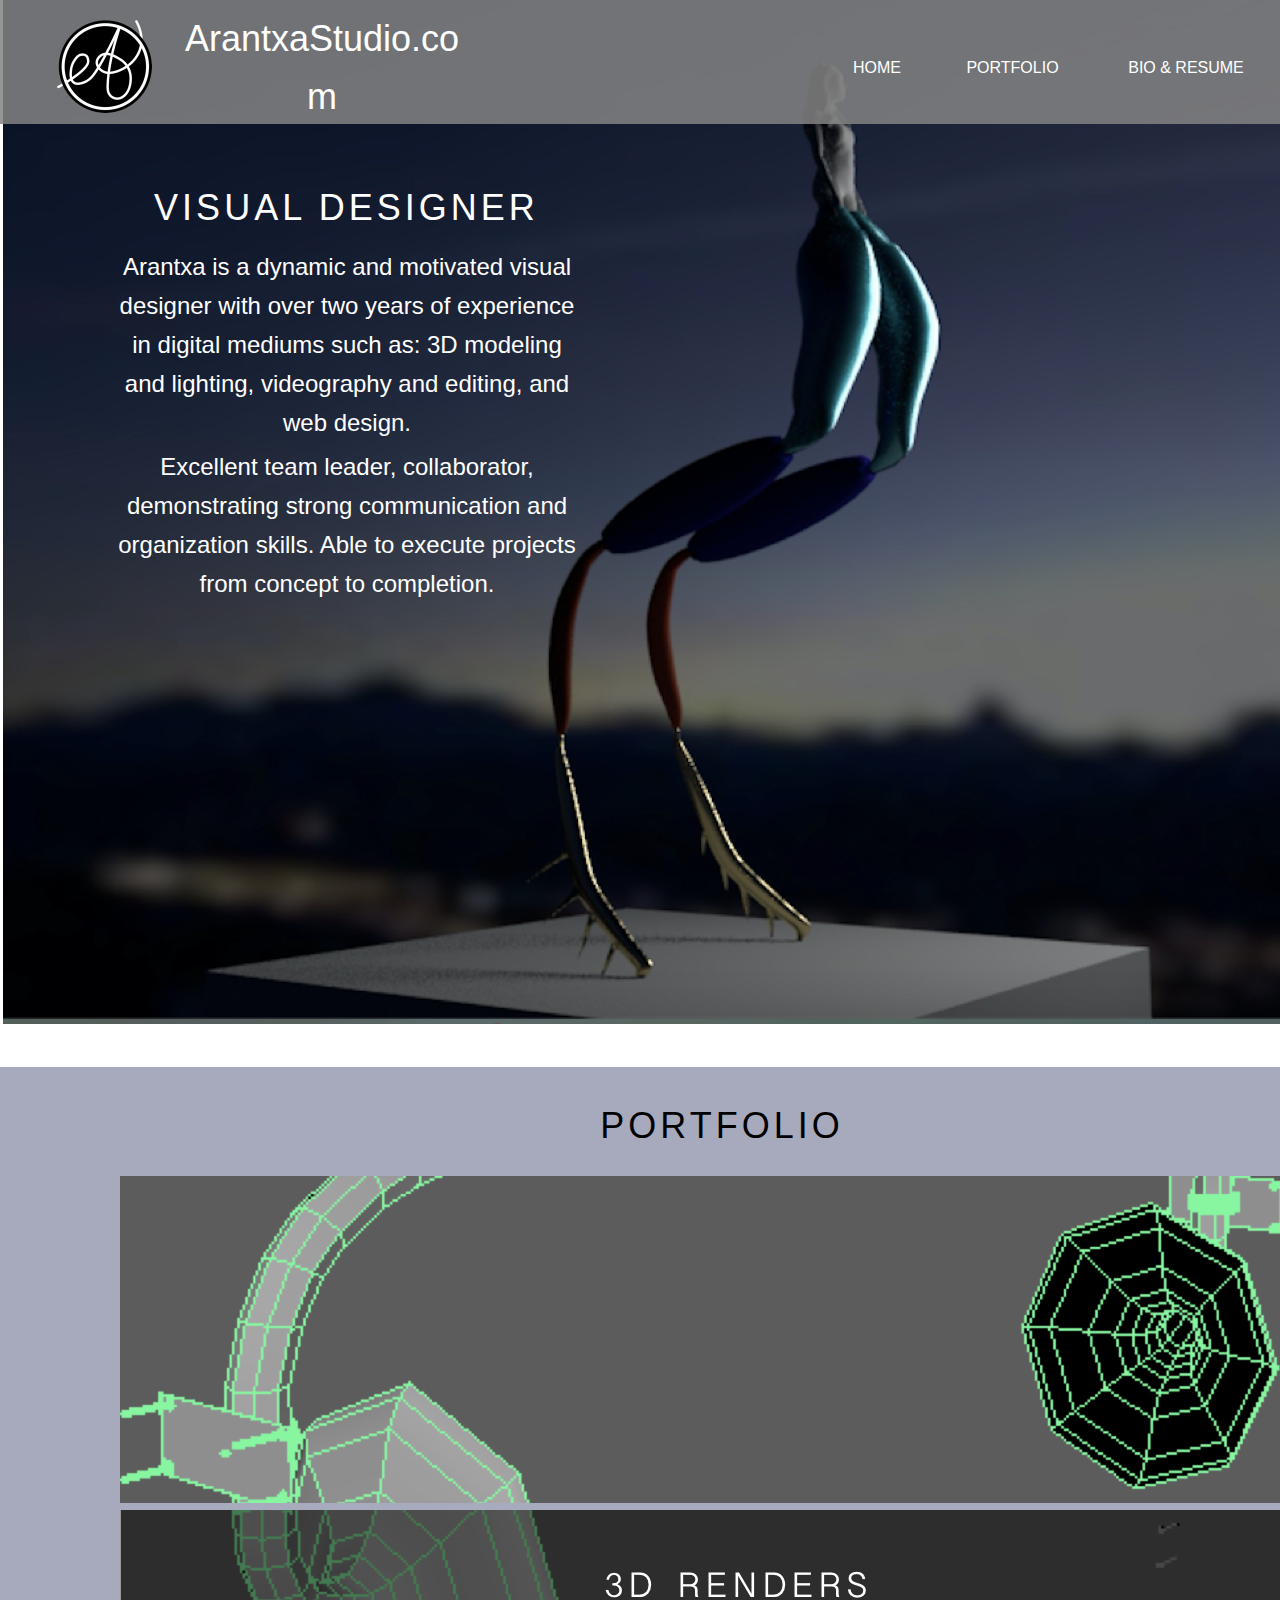
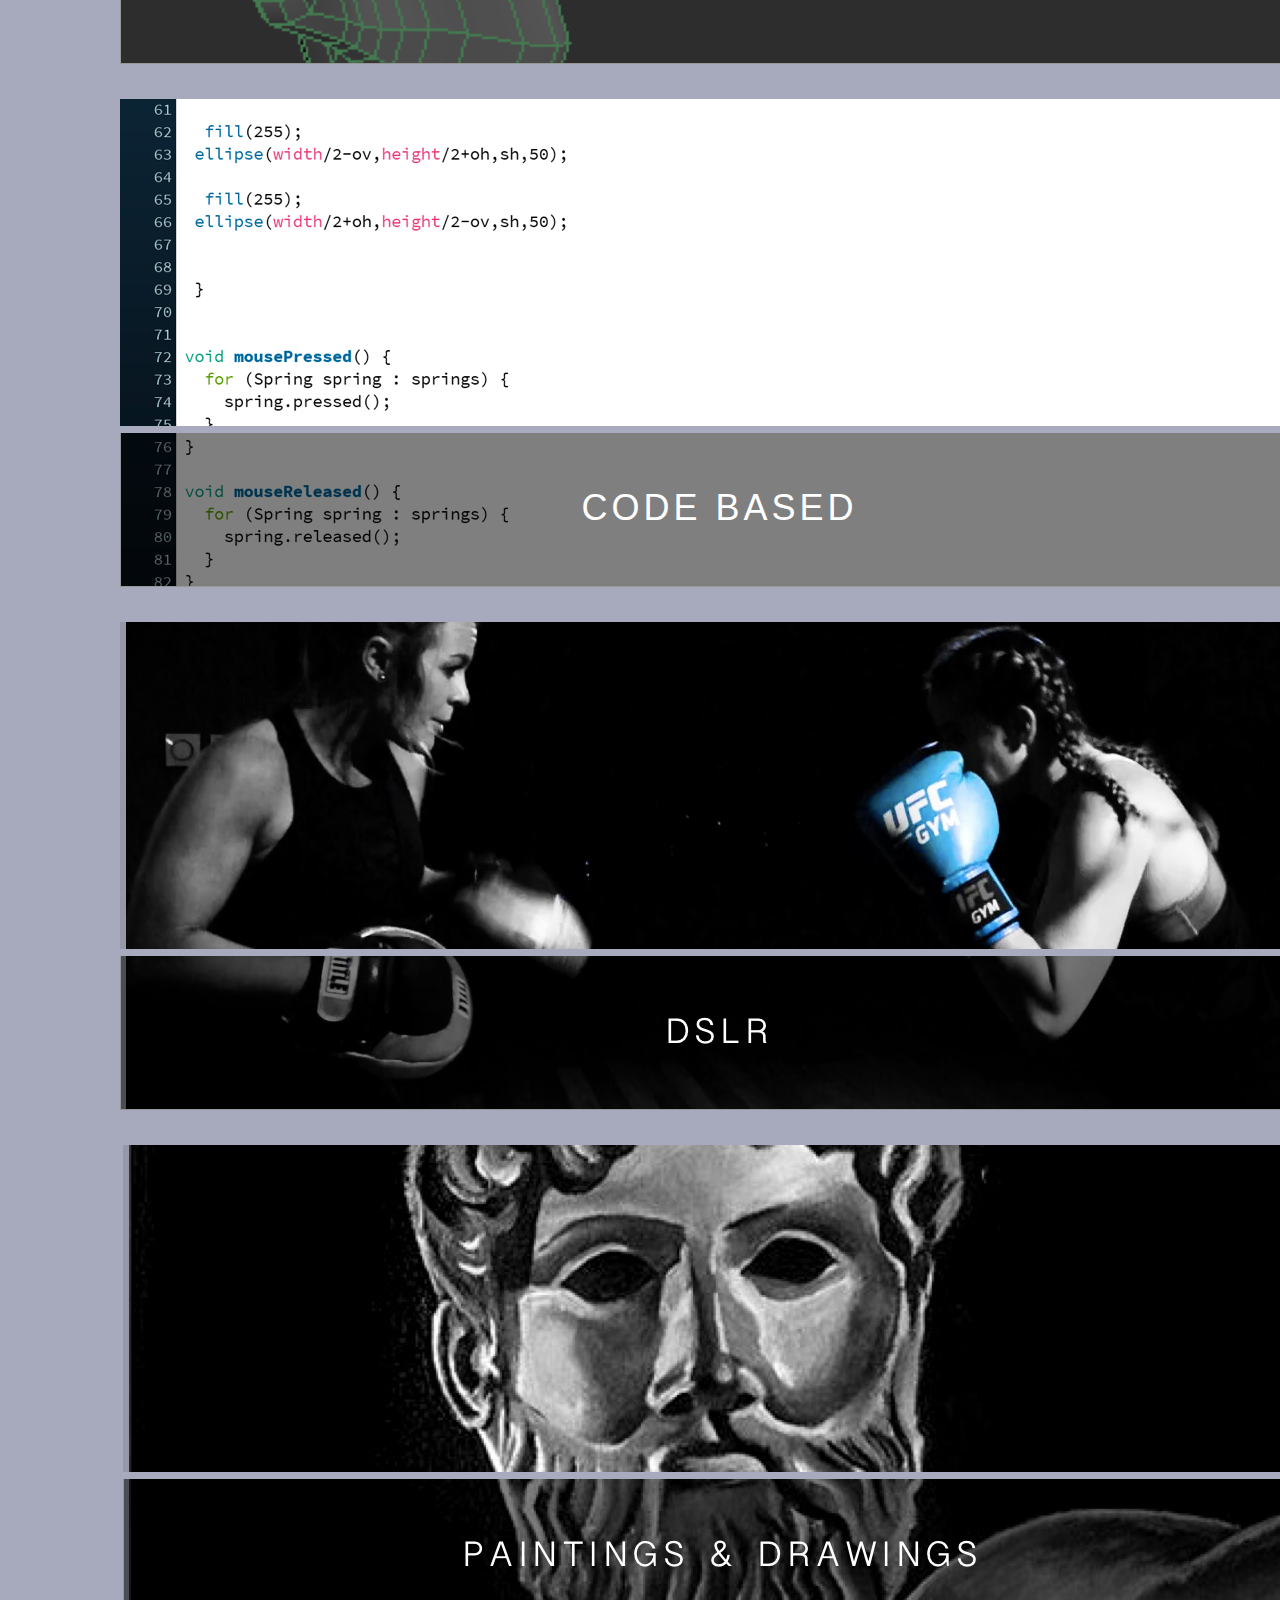
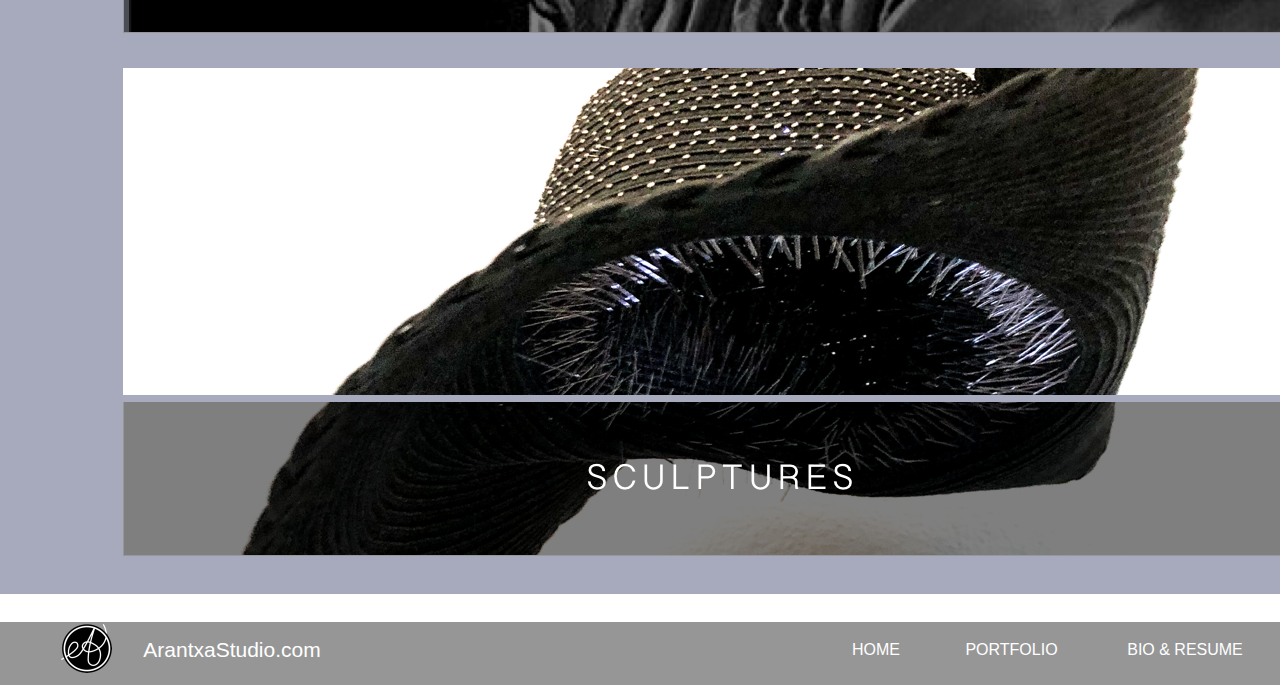
<file: sketch_artist_web/index.html>
<!DOCTYPE html>
<html>
    <head>
        <link href="./img/favicon.png" rel="shortcut icon"/>
        <meta charset="utf-8"/>
        <meta content="width=1440, maximum-scale=1.0" name="viewport"/>
        <link href="./css/pcHome.css" rel="stylesheet" type="text/css"/>
        <meta content="AnimaApp.com - Design to code, Automated." name="author"/>
    </head>
    <body style="margin: 0;
 background: rgba(255, 255, 255, 1.0);">
        <input id="anPageName" name="page" type="hidden" value="pchome"/>
        <div class="pchome anima-word-break ">
            <div style="width: 1440px; height: 100%; position:relative; margin:auto;">
                <div class="hero">
                    <div class="mask">
                    </div>
                    <img alt="Image" anima-src="./img/tablet---home-prosthetic2.png" class="prosthetic2" src="[data-uri]"/>
                    <div class="arantxaisadynamic anima-valign-text-middle">
                        Arantxa is a dynamic and motivated visual designer with over two years of experience in digital mediums such as: 3D modeling and lighting, videography and editing, and web design.
                    </div>
                    <div class="excellentteamleade anima-valign-text-middle">
                        Excellent team leader, collaborator, demonstrating strong communication and organization skills. Able to execute projects from concept to completion.
                    </div>
                    <div class="visualdesigner anima-valign-text-middle">
                        VISUAL DESIGNER
                    </div>
                </div>
                <div class="header">
                    <div class="rectangle">
                    </div>
                    <div class="logo">
                        <div class="mask">
                        </div>
                        <img alt="Image" anima-src="./img/tablet---home-favicon@2x.png" class="favicon" src="[data-uri]"/>
                    </div>
                    <div class="nav">
                        <div class="home">
                            <a href="index.html">
                                <div class="home1 anima-valign-text-middle">
                                    HOME
                                </div>
                            </a>
                        </div>
                        <div class="portfolio1">
                            <a href="pcportfolio.html">
                                <div class="portfolio2 anima-valign-text-middle">
                                    PORTFOLIO
                                </div>
                            </a>
                        </div>
                        <div class="bioresume">
                            <div class="background">
                            </div>
                            <a href="pcbiores.html">
                                <div class="bioresume1 anima-valign-text-middle">
                                    BIO &amp; RESUME
                                </div>
                            </a>
                        </div>
                        <div class="contact">
                            <div class="background">
                            </div>
                            <a href="pccontact.html">
                                <div class="contact1 anima-valign-text-middle">
                                    CONTACT
                                </div>
                            </a>
                        </div>
                    </div>
                    <div class="arantxastudiocom">
                        <div class="arantxastudiocom1 anima-valign-text-middle">
                            ArantxaStudio.com
                        </div>
                    </div>
                </div>
                <div class="footer">
                    <div class="rectangle">
                    </div>
                    <div class="logo">
                        <div class="mask">
                        </div>
                        <img alt="Image" anima-src="./img/pc---portfolio-favicon-1@2x.png" class="favicon" src="[data-uri]"/>
                    </div>
                    <div class="nav">
                        <div class="home">
                            <a href="index.html">
                                <div class="home1 anima-valign-text-middle">
                                    HOME
                                </div>
                            </a>
                        </div>
                        <div class="portfolio1">
                            <a href="pcportfolio.html">
                                <div class="portfolio2 anima-valign-text-middle">
                                    PORTFOLIO
                                </div>
                            </a>
                        </div>
                        <div class="bioresume">
                            <div class="background">
                            </div>
                            <a href="pcbiores.html">
                                <div class="bioresume1 anima-valign-text-middle">
                                    BIO &amp; RESUME
                                </div>
                            </a>
                        </div>
                        <div class="contact">
                            <div class="background">
                            </div>
                            <a href="pccontact.html">
                                <div class="contact1 anima-valign-text-middle">
                                    CONTACT
                                </div>
                            </a>
                        </div>
                    </div>
                    <div class="arantxastudiocomfooter">
                        <div class="background">
                        </div>
                        <div class="arantxastudiocom anima-valign-text-middle">
                            ArantxaStudio.com
                        </div>
                    </div>
                </div>
                <div class="portfolio">
                    <div class="rectangle">
                    </div>
                    <div class="portfolio1 anima-valign-text-middle">
                        PORTFOLIO
                    </div>
                    <img alt="Image" anima-src="./img/pc---home--sculptures.png" class="sculptures" src="[data-uri]"/>
                    <img alt="Image" anima-src="./img/pc---portfolio-paintings.png" class="paintings" src="[data-uri]"/>
                    <img alt="Image" anima-src="./img/pc---home--dslr.png" class="dslr" src="[data-uri]"/>
                    <div class="codebased">
                        <div class="mask">
                        </div>
                        <img alt="Image" anima-src="./img/pc---home--codebased.png" class="codebased2" src="[data-uri]"/>
                        <div class="rectangle1">
                        </div>
                        <div class="codebased1 anima-valign-text-middle">
                            CODE BASED
                        </div>
                        <img alt="Image" anima-src="./img/pc---home--line.png" class="line" src="[data-uri]"/>
                    </div>
                    <img alt="Image" anima-src="./img/pc---home--3d-renders-.png" class="a3drenders" src="[data-uri]"/>
                </div>
            </div>
        </div>
        <!-- Scripts -->
        <script>
            anima_isHidden = function(e) {
                if (!(e instanceof HTMLElement)) return !1;
                if (getComputedStyle(e).display == "none") return !0; else if (e.parentNode && anima_isHidden(e.parentNode)) return !0;
                return !1;
            };
            anima_loadAsyncSrcForTag = function(tag) {
                var elements = document.getElementsByTagName(tag);
                var toLoad = [];
                for (var i = 0; i < elements.length; i++) {
                    var e = elements[i];
                    var src = e.getAttribute("src");
                    var loaded = (src != undefined && src.length > 0 && src != '[data-uri]');
                    if (loaded) continue;
                    var asyncSrc = e.getAttribute("anima-src");
                    if (asyncSrc == undefined || asyncSrc.length == 0) continue;
                    if (anima_isHidden(e)) continue;
                    toLoad.push(e);
                }
                toLoad.sort(function(a, b) {
                    return anima_getTop(a) - anima_getTop(b);
                });
                for (var i = 0; i < toLoad.length; i++) {
                    var e = toLoad[i];
                    var asyncSrc = e.getAttribute("anima-src");
                    e.setAttribute("src", asyncSrc);
                }
            };
            anima_pauseHiddenVideos = function(tag) {
                var elements = document.getElementsByTagName("video");
                for (var i = 0; i < elements.length; i++) {
                    var e = elements[i];
                    var isPlaying = !!(e.currentTime > 0 && !e.paused && !e.ended && e.readyState > 2);
                    var isHidden = anima_isHidden(e);
                    if (!isPlaying && !isHidden && e.getAttribute("autoplay") == "autoplay") {
                        e.play();
                    } else if (isPlaying && isHidden) {
                        e.pause();
                    }
                }
            };
            anima_loadAsyncSrc = function(tag) {
                anima_loadAsyncSrcForTag("img");
                anima_loadAsyncSrcForTag("iframe");
                anima_loadAsyncSrcForTag("video");
                anima_pauseHiddenVideos();
            };
            var anima_getTop = function(e) {
                var top = 0;
                do {
                    top += e.offsetTop || 0;
                    e = e.offsetParent;
                } while (e);
                return top;
            };
            anima_loadAsyncSrc();
            anima_old_onResize = window.onresize;
            anima_new_onResize = undefined;
            anima_updateOnResize = function() {
                if (anima_new_onResize == undefined || window.onresize != anima_new_onResize) {
                    anima_new_onResize = function(x) {
                        if (anima_old_onResize != undefined) anima_old_onResize(x);
                        anima_loadAsyncSrc();
                    };
                    window.onresize = anima_new_onResize;
                    setTimeout(function() {
                        anima_updateOnResize();
                    }, 3000);
                }
            };
            anima_updateOnResize();
            setTimeout(function() {
                anima_loadAsyncSrc();
            }, 200);
        </script>
        <!-- End of Scripts -->
    </body>
</html>
</file>
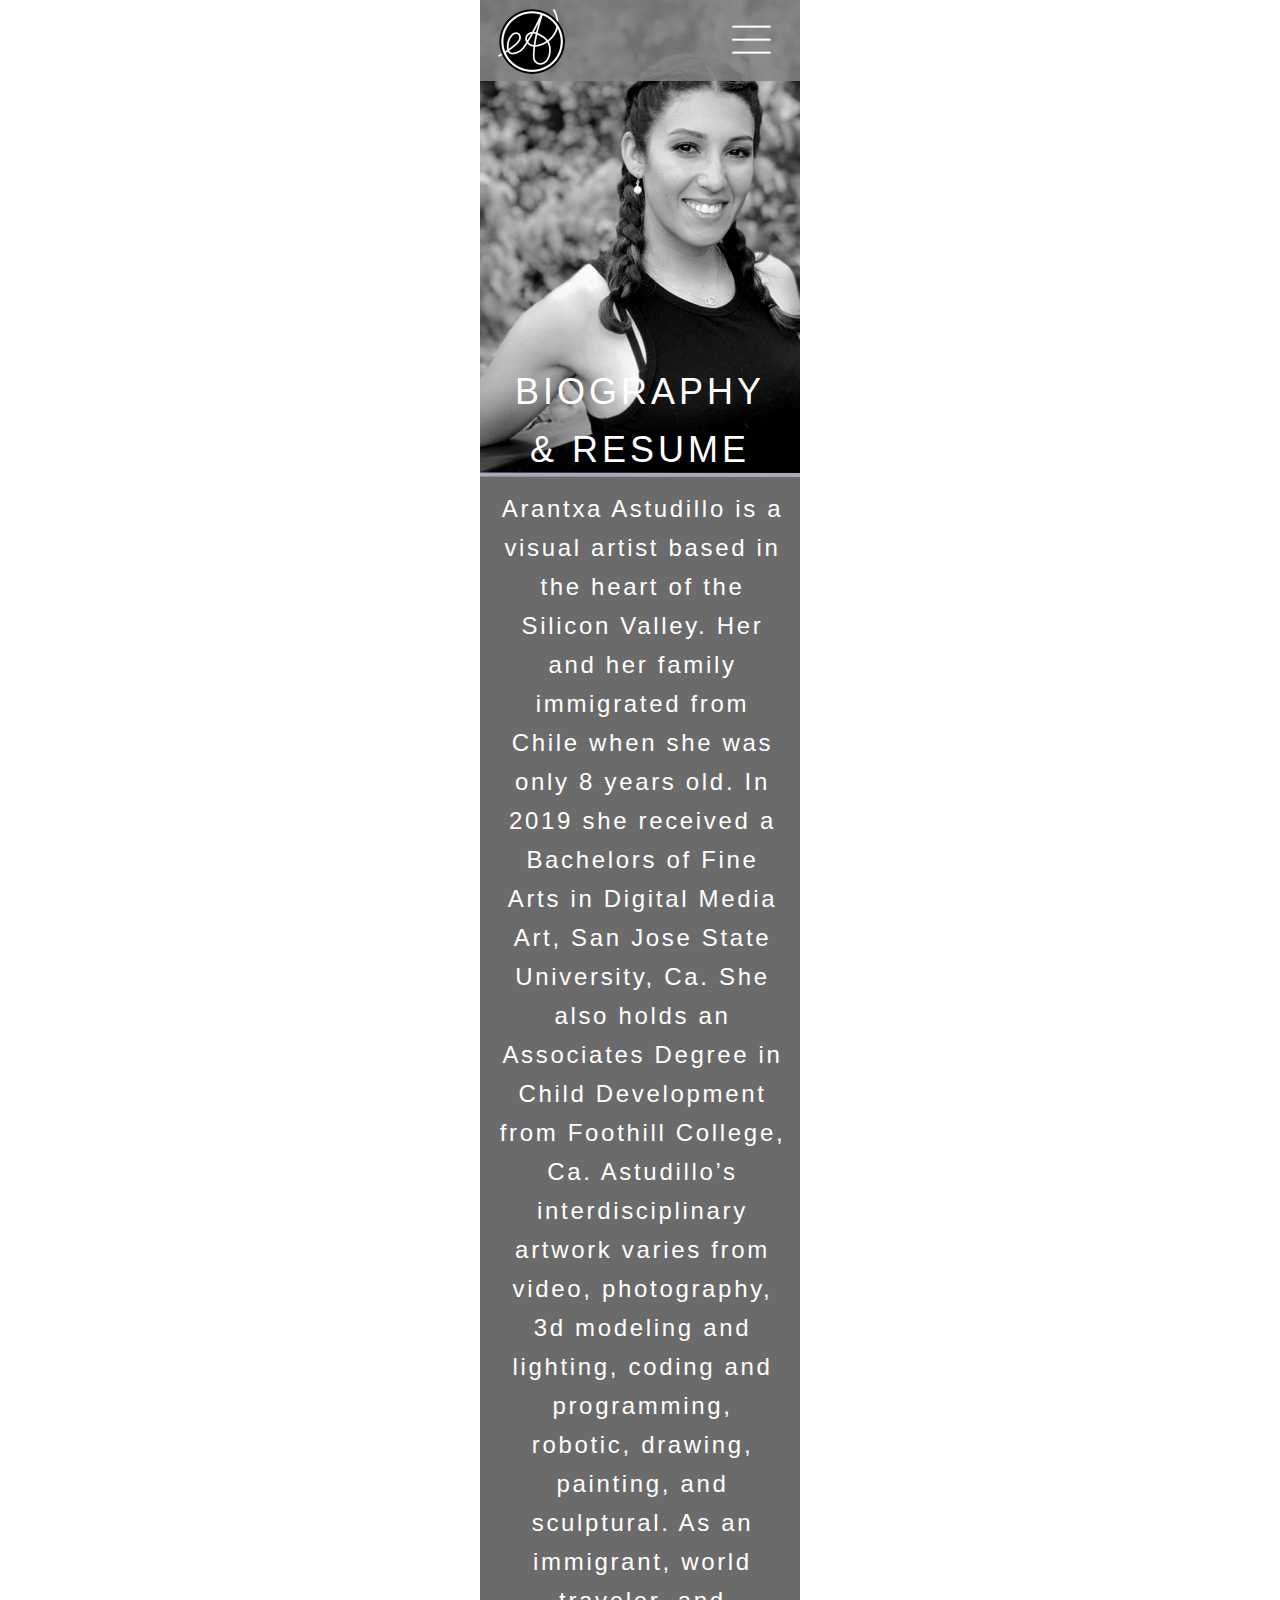
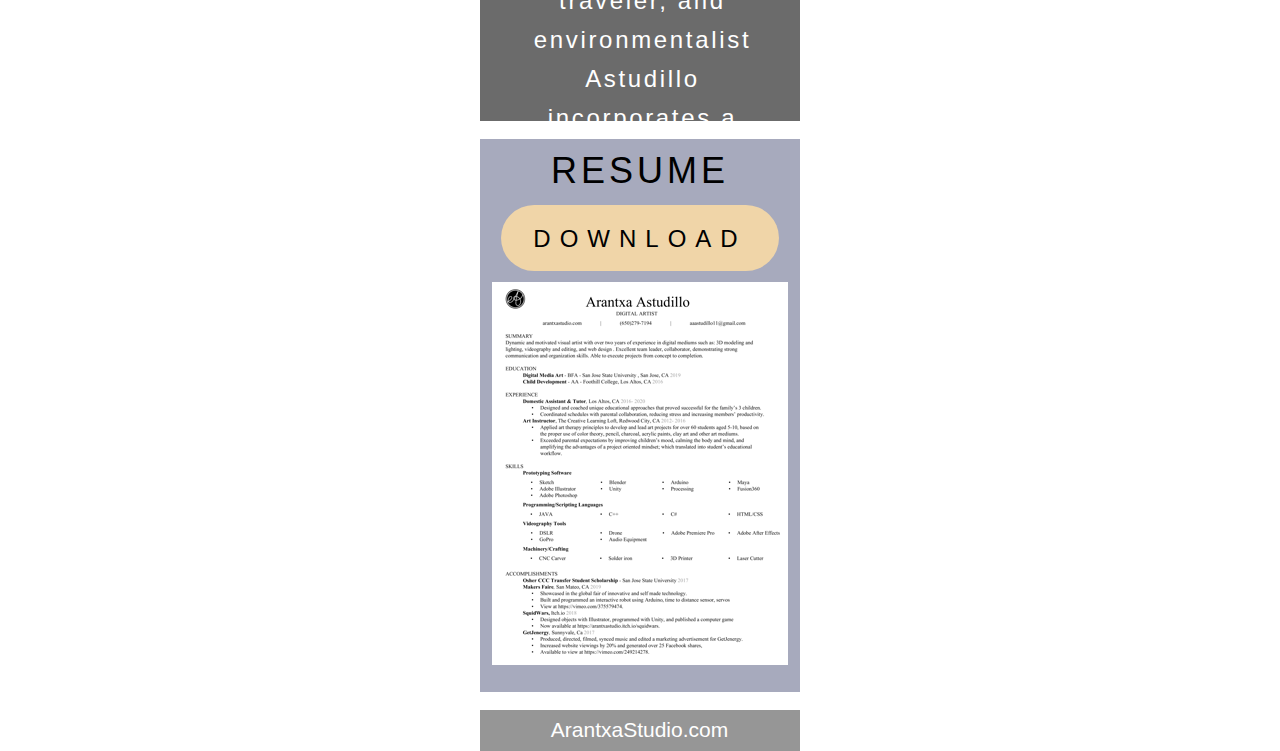
<file: sketch_artist_web/mobilebiores.html>
<!DOCTYPE html>
<html>
    <head>
        <link href="./img/favicon.png" rel="shortcut icon"/>
        <meta charset="utf-8"/>
        <meta content="width=device-width, initial-scale=1.0, maximum-scale=1.0" name="viewport"/>
        <link href="./css/mobileBioRes.css" rel="stylesheet" type="text/css"/>
        <meta content="AnimaApp.com - Design to code, Automated." name="author"/>
    </head>
    <body style="margin: 0;
 background: rgba(255, 255, 255, 1.0);">
        <input id="anPageName" name="page" type="hidden" value="mobilebiores"/>
        <div class="mobilebiores anima-word-break ">
            <div style="width: 320px; height: 100%; position:relative; margin:auto;">
                <div class="footer">
                    <div class="rectangle">
                    </div>
                    <div class="arantxastudiocomfooter">
                        <div class="background">
                        </div>
                        <div class="arantxastudiocom anima-valign-text-middle">
                            ArantxaStudio.com
                        </div>
                    </div>
                </div>
                <div class="resume">
                    <div class="rectangle">
                    </div>
                    <div class="buttonview">
                        <div class="rectangle1">
                        </div>
                        <div class="download anima-valign-text-middle">
                            DOWNLOAD
                        </div>
                    </div>
                    <img alt="Image" anima-src="./img/mobile--bio--res-resume20201.png" class="resume20201" src="[data-uri]"/>
                    <div class="resume1 anima-valign-text-middle">
                        RESUME
                    </div>
                </div>
                <div class="hero">
                    <div class="mask">
                    </div>
                    <img alt="Image" anima-src="./img/mobile--bio--res-selfiegrey.png" class="selfiegrey" src="[data-uri]"/>
                    <div class="rectanglecopy">
                    </div>
                    <img alt="Image" anima-src="./img/mobile---contact-line-copy.png" class="linecopy" src="[data-uri]"/>
                    <div class="arantxaastudillois">
                        Arantxa Astudillo is a visual artist based in the heart of the Silicon Valley. Her and her family immigrated from Chile when she was only 8 years old. In 2019 she received a Bachelors of Fine Arts in Digital Media Art, San Jose State University, Ca. She also holds an Associates Degree in Child Development from Foothill College, Ca. Astudillo’s interdisciplinary artwork varies from video, photography, 3d modeling and lighting, coding and programming, robotic, drawing, painting, and sculptural. As an immigrant, world traveler, and environmentalist Astudillo incorporates a variety of cultures and animal rights activism into her work. Her art often addresses current environmental issues in hopes to raise questions and awareness.<br />
                    </div>
                </div>
                <div class="biographyresume anima-valign-text-middle">
                    BIOGRAPHY <br />&amp; RESUME
                </div>
                <div class="header">
                    <div class="rectangle">
                    </div>
                    <div class="logo">
                        <div class="mask">
                        </div>
                        <img alt="Image" anima-src="./img/mobile---contact-favicon@2x.png" class="favicon" src="[data-uri]"/>
                    </div>
                    <div class="iconmenuwhite">
                        <div class="background">
                        </div>
                        <img alt="Image" anima-src="./img/mobile--bio--res-path-4@2x.png" class="path4" src="[data-uri]"/>
                        <img alt="Image" anima-src="./img/mobile--bio--res-path-4@2x.png" class="path4copy" src="[data-uri]"/>
                        <img alt="Image" anima-src="./img/mobile--bio--res-path-4@2x.png" class="path4copy2" src="[data-uri]"/>
                    </div>
                </div>
            </div>
        </div>
        <!-- Scripts -->
        <script>
            anima_isHidden = function(e) {
                if (!(e instanceof HTMLElement)) return !1;
                if (getComputedStyle(e).display == "none") return !0; else if (e.parentNode && anima_isHidden(e.parentNode)) return !0;
                return !1;
            };
            anima_loadAsyncSrcForTag = function(tag) {
                var elements = document.getElementsByTagName(tag);
                var toLoad = [];
                for (var i = 0; i < elements.length; i++) {
                    var e = elements[i];
                    var src = e.getAttribute("src");
                    var loaded = (src != undefined && src.length > 0 && src != '[data-uri]');
                    if (loaded) continue;
                    var asyncSrc = e.getAttribute("anima-src");
                    if (asyncSrc == undefined || asyncSrc.length == 0) continue;
                    if (anima_isHidden(e)) continue;
                    toLoad.push(e);
                }
                toLoad.sort(function(a, b) {
                    return anima_getTop(a) - anima_getTop(b);
                });
                for (var i = 0; i < toLoad.length; i++) {
                    var e = toLoad[i];
                    var asyncSrc = e.getAttribute("anima-src");
                    e.setAttribute("src", asyncSrc);
                }
            };
            anima_pauseHiddenVideos = function(tag) {
                var elements = document.getElementsByTagName("video");
                for (var i = 0; i < elements.length; i++) {
                    var e = elements[i];
                    var isPlaying = !!(e.currentTime > 0 && !e.paused && !e.ended && e.readyState > 2);
                    var isHidden = anima_isHidden(e);
                    if (!isPlaying && !isHidden && e.getAttribute("autoplay") == "autoplay") {
                        e.play();
                    } else if (isPlaying && isHidden) {
                        e.pause();
                    }
                }
            };
            anima_loadAsyncSrc = function(tag) {
                anima_loadAsyncSrcForTag("img");
                anima_loadAsyncSrcForTag("iframe");
                anima_loadAsyncSrcForTag("video");
                anima_pauseHiddenVideos();
            };
            var anima_getTop = function(e) {
                var top = 0;
                do {
                    top += e.offsetTop || 0;
                    e = e.offsetParent;
                } while (e);
                return top;
            };
            anima_loadAsyncSrc();
            anima_old_onResize = window.onresize;
            anima_new_onResize = undefined;
            anima_updateOnResize = function() {
                if (anima_new_onResize == undefined || window.onresize != anima_new_onResize) {
                    anima_new_onResize = function(x) {
                        if (anima_old_onResize != undefined) anima_old_onResize(x);
                        anima_loadAsyncSrc();
                    };
                    window.onresize = anima_new_onResize;
                    setTimeout(function() {
                        anima_updateOnResize();
                    }, 3000);
                }
            };
            anima_updateOnResize();
            setTimeout(function() {
                anima_loadAsyncSrc();
            }, 200);
        </script>
        <!-- End of Scripts -->
    </body>
</html>
</file>
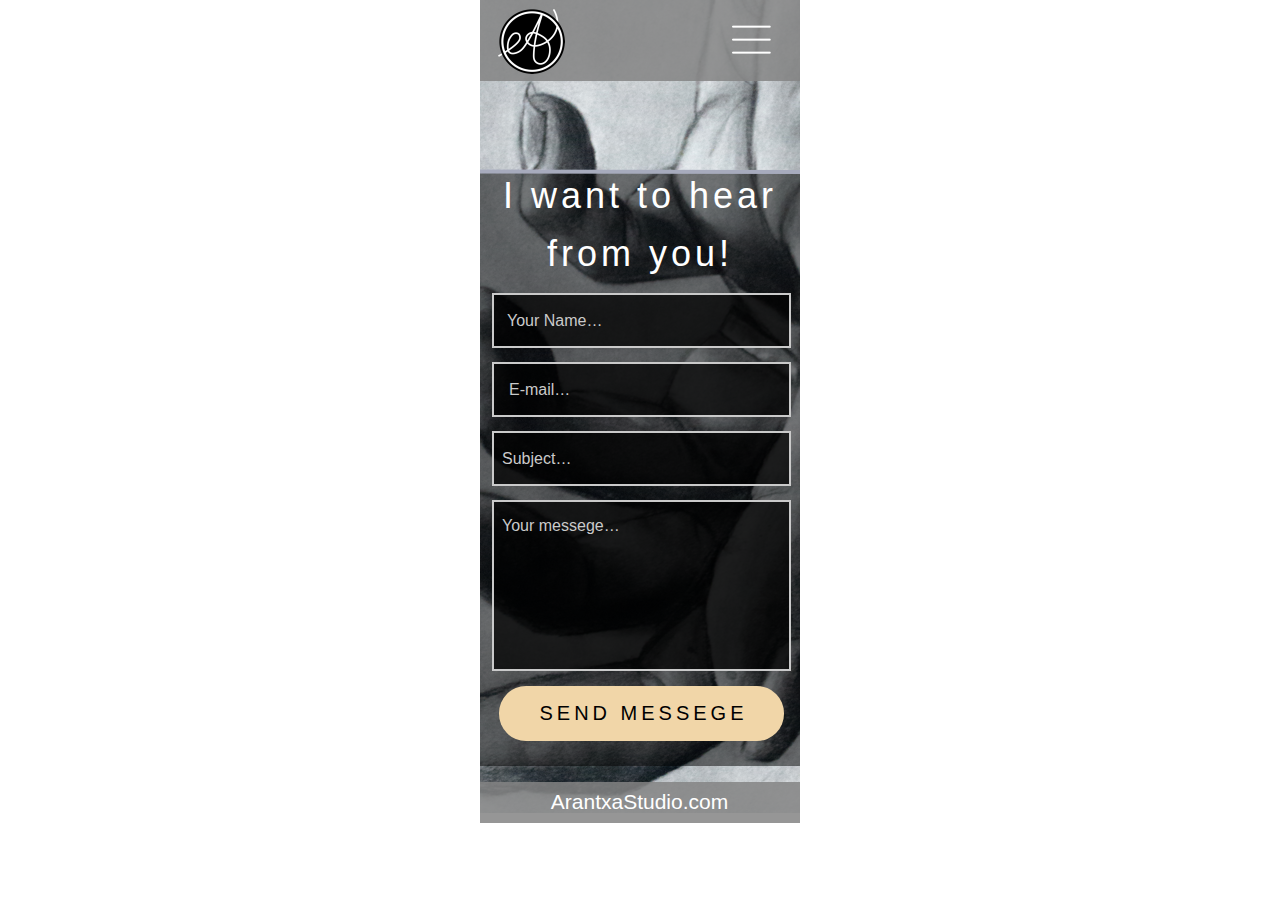
<file: sketch_artist_web/mobilecontact.html>
<!DOCTYPE html>
<html>
    <head>
        <link href="./img/favicon.png" rel="shortcut icon"/>
        <meta charset="utf-8"/>
        <meta content="width=device-width, initial-scale=1.0, maximum-scale=1.0" name="viewport"/>
        <link href="./css/mobileContact.css" rel="stylesheet" type="text/css"/>
        <meta content="AnimaApp.com - Design to code, Automated." name="author"/>
    </head>
    <body style="margin: 0;
 background: rgba(255, 255, 255, 1.0);">
        <input id="anPageName" name="page" type="hidden" value="mobilecontact"/>
        <div class="mobilecontact anima-word-break ">
            <div style="width: 320px; height: 100%; position:relative; margin:auto;">
                <div class="hero">
                    <div class="mask">
                    </div>
                    <img alt="Image" anima-src="./img/mobile---contact-hand.png" class="hand" src="[data-uri]"/>
                    <div class="rectanglecopy">
                    </div>
                    <img alt="Image" anima-src="./img/mobile---contact-line-copy.png" class="linecopy" src="[data-uri]"/>
                </div>
                <div class="contactform">
                    <div class="messege">
                        <div class="rectangle">
                        </div>
                        <div class="yourmessege anima-valign-text-middle">
                            <span><span class="span1">Your messege</span><span class="span2">…</span>
    </span>
                        </div>
                    </div>
                    <div class="subject">
                        <div class="rectangle">
                        </div>
                        <div class="subject1 anima-valign-text-middle">
                            <span><span class="span1">Subject</span><span class="span2">…</span>
    </span>
                        </div>
                    </div>
                    <div class="name">
                        <div class="email">
                            <div class="rectangle1">
                            </div>
                            <div class="emailu2026 anima-valign-text-middle">
                                <span><span class="span1">E-mail</span><span class="span2">…</span>
    </span>
                            </div>
                        </div>
                        <div class="rectangle">
                        </div>
                        <div class="typeyourname anima-valign-text-middle">
                            <span><span class="span1">Your Name</span><span class="span2">…</span>
    </span>
                        </div>
                    </div>
                    <div class="button">
                        <div class="rectangle">
                        </div>
                        <div class="sendmessege anima-valign-text-middle">
                            SEND MESSEGE
                        </div>
                    </div>
                </div>
                <div class="iwanttohearfromyoucopy2 anima-valign-text-middle">
                    I want to hear from you!
                </div>
                <div class="footer">
                    <div class="rectangle">
                    </div>
                    <div class="arantxastudiocomfooter">
                        <div class="background">
                        </div>
                        <div class="arantxastudiocom anima-valign-text-middle">
                            ArantxaStudio.com
                        </div>
                    </div>
                </div>
                <div class="header">
                    <div class="rectangle">
                    </div>
                    <div class="logo">
                        <div class="mask">
                        </div>
                        <img alt="Image" anima-src="./img/mobile---contact-favicon@2x.png" class="favicon" src="[data-uri]"/>
                    </div>
                    <div class="iconmenuwhite">
                        <div class="background">
                        </div>
                        <img alt="Image" anima-src="./img/mobile--bio--res-path-4@2x.png" class="path4" src="[data-uri]"/>
                        <img alt="Image" anima-src="./img/mobile--bio--res-path-4@2x.png" class="path4copy" src="[data-uri]"/>
                        <img alt="Image" anima-src="./img/mobile--bio--res-path-4@2x.png" class="path4copy2" src="[data-uri]"/>
                    </div>
                </div>
            </div>
        </div>
        <!-- Scripts -->
        <script>
            anima_isHidden = function(e) {
                if (!(e instanceof HTMLElement)) return !1;
                if (getComputedStyle(e).display == "none") return !0; else if (e.parentNode && anima_isHidden(e.parentNode)) return !0;
                return !1;
            };
            anima_loadAsyncSrcForTag = function(tag) {
                var elements = document.getElementsByTagName(tag);
                var toLoad = [];
                for (var i = 0; i < elements.length; i++) {
                    var e = elements[i];
                    var src = e.getAttribute("src");
                    var loaded = (src != undefined && src.length > 0 && src != '[data-uri]');
                    if (loaded) continue;
                    var asyncSrc = e.getAttribute("anima-src");
                    if (asyncSrc == undefined || asyncSrc.length == 0) continue;
                    if (anima_isHidden(e)) continue;
                    toLoad.push(e);
                }
                toLoad.sort(function(a, b) {
                    return anima_getTop(a) - anima_getTop(b);
                });
                for (var i = 0; i < toLoad.length; i++) {
                    var e = toLoad[i];
                    var asyncSrc = e.getAttribute("anima-src");
                    e.setAttribute("src", asyncSrc);
                }
            };
            anima_pauseHiddenVideos = function(tag) {
                var elements = document.getElementsByTagName("video");
                for (var i = 0; i < elements.length; i++) {
                    var e = elements[i];
                    var isPlaying = !!(e.currentTime > 0 && !e.paused && !e.ended && e.readyState > 2);
                    var isHidden = anima_isHidden(e);
                    if (!isPlaying && !isHidden && e.getAttribute("autoplay") == "autoplay") {
                        e.play();
                    } else if (isPlaying && isHidden) {
                        e.pause();
                    }
                }
            };
            anima_loadAsyncSrc = function(tag) {
                anima_loadAsyncSrcForTag("img");
                anima_loadAsyncSrcForTag("iframe");
                anima_loadAsyncSrcForTag("video");
                anima_pauseHiddenVideos();
            };
            var anima_getTop = function(e) {
                var top = 0;
                do {
                    top += e.offsetTop || 0;
                    e = e.offsetParent;
                } while (e);
                return top;
            };
            anima_loadAsyncSrc();
            anima_old_onResize = window.onresize;
            anima_new_onResize = undefined;
            anima_updateOnResize = function() {
                if (anima_new_onResize == undefined || window.onresize != anima_new_onResize) {
                    anima_new_onResize = function(x) {
                        if (anima_old_onResize != undefined) anima_old_onResize(x);
                        anima_loadAsyncSrc();
                    };
                    window.onresize = anima_new_onResize;
                    setTimeout(function() {
                        anima_updateOnResize();
                    }, 3000);
                }
            };
            anima_updateOnResize();
            setTimeout(function() {
                anima_loadAsyncSrc();
            }, 200);
        </script>
        <!-- End of Scripts -->
    </body>
</html>
</file>
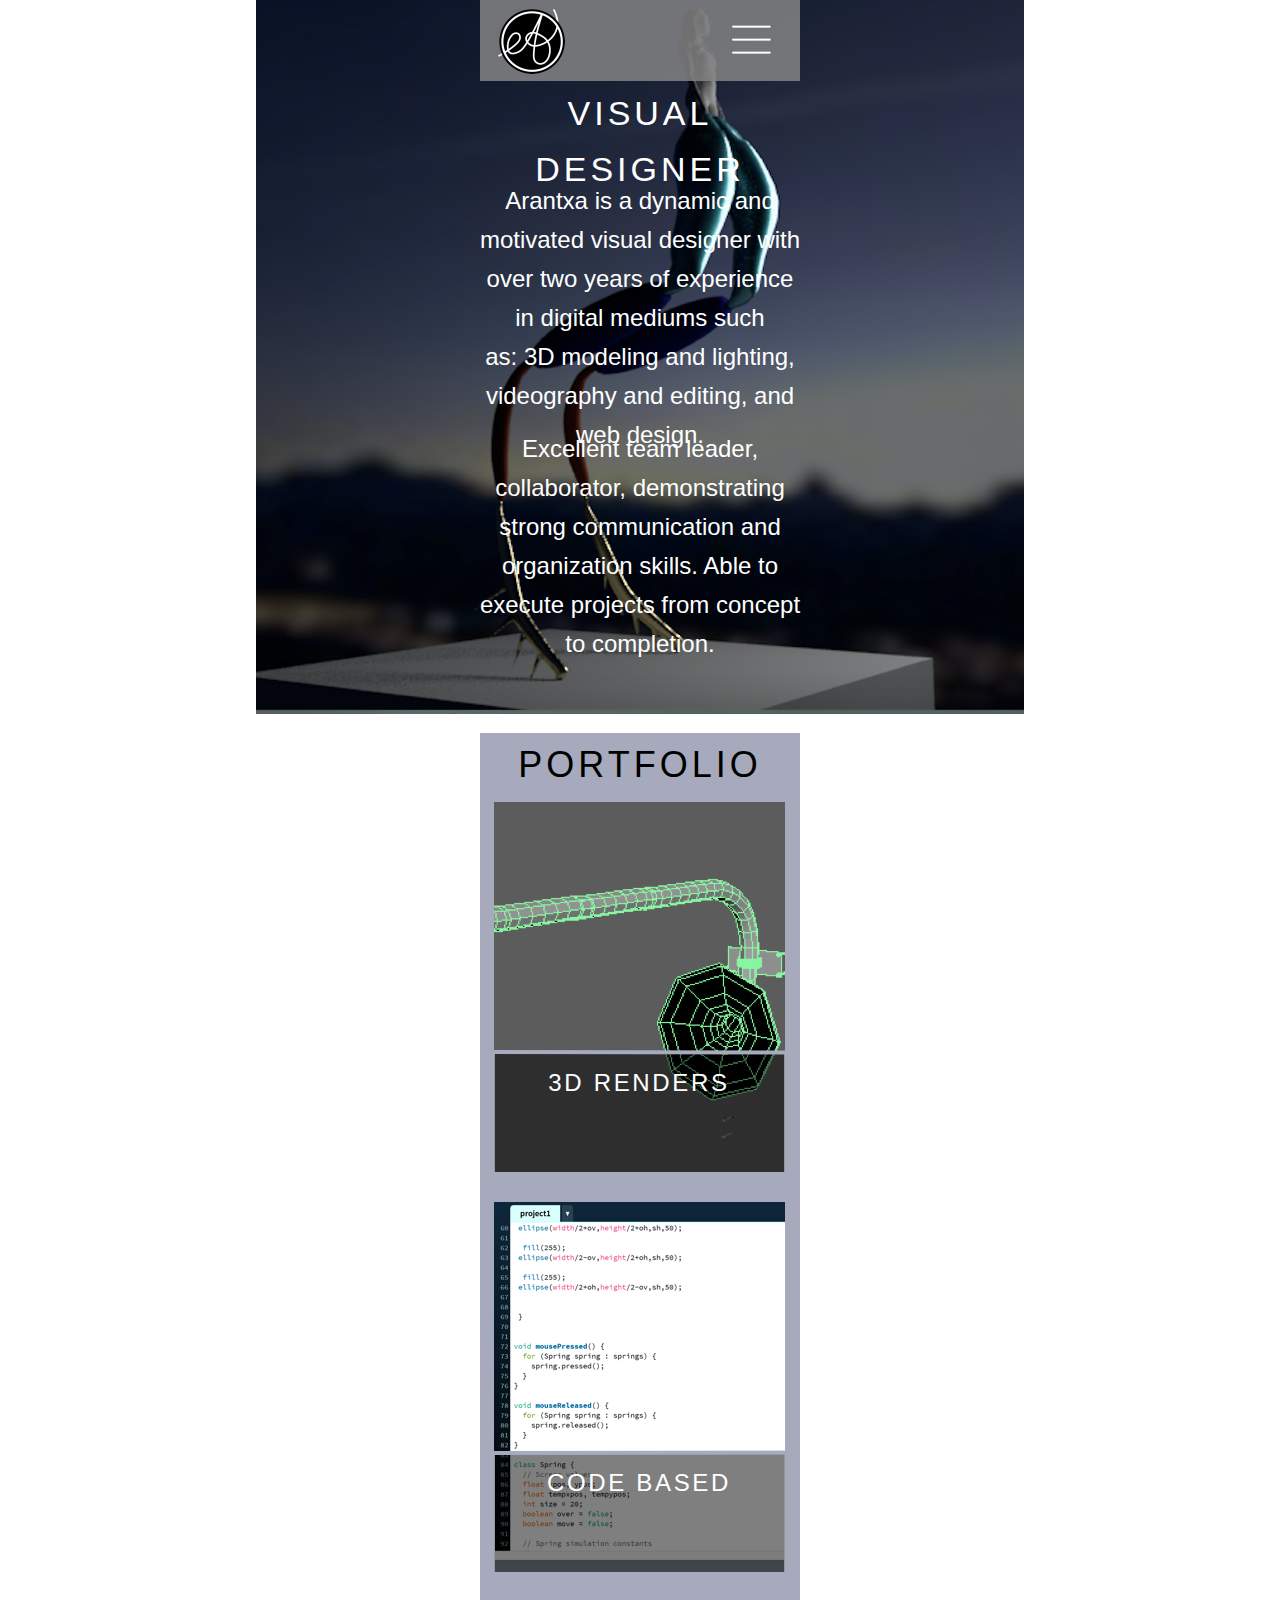
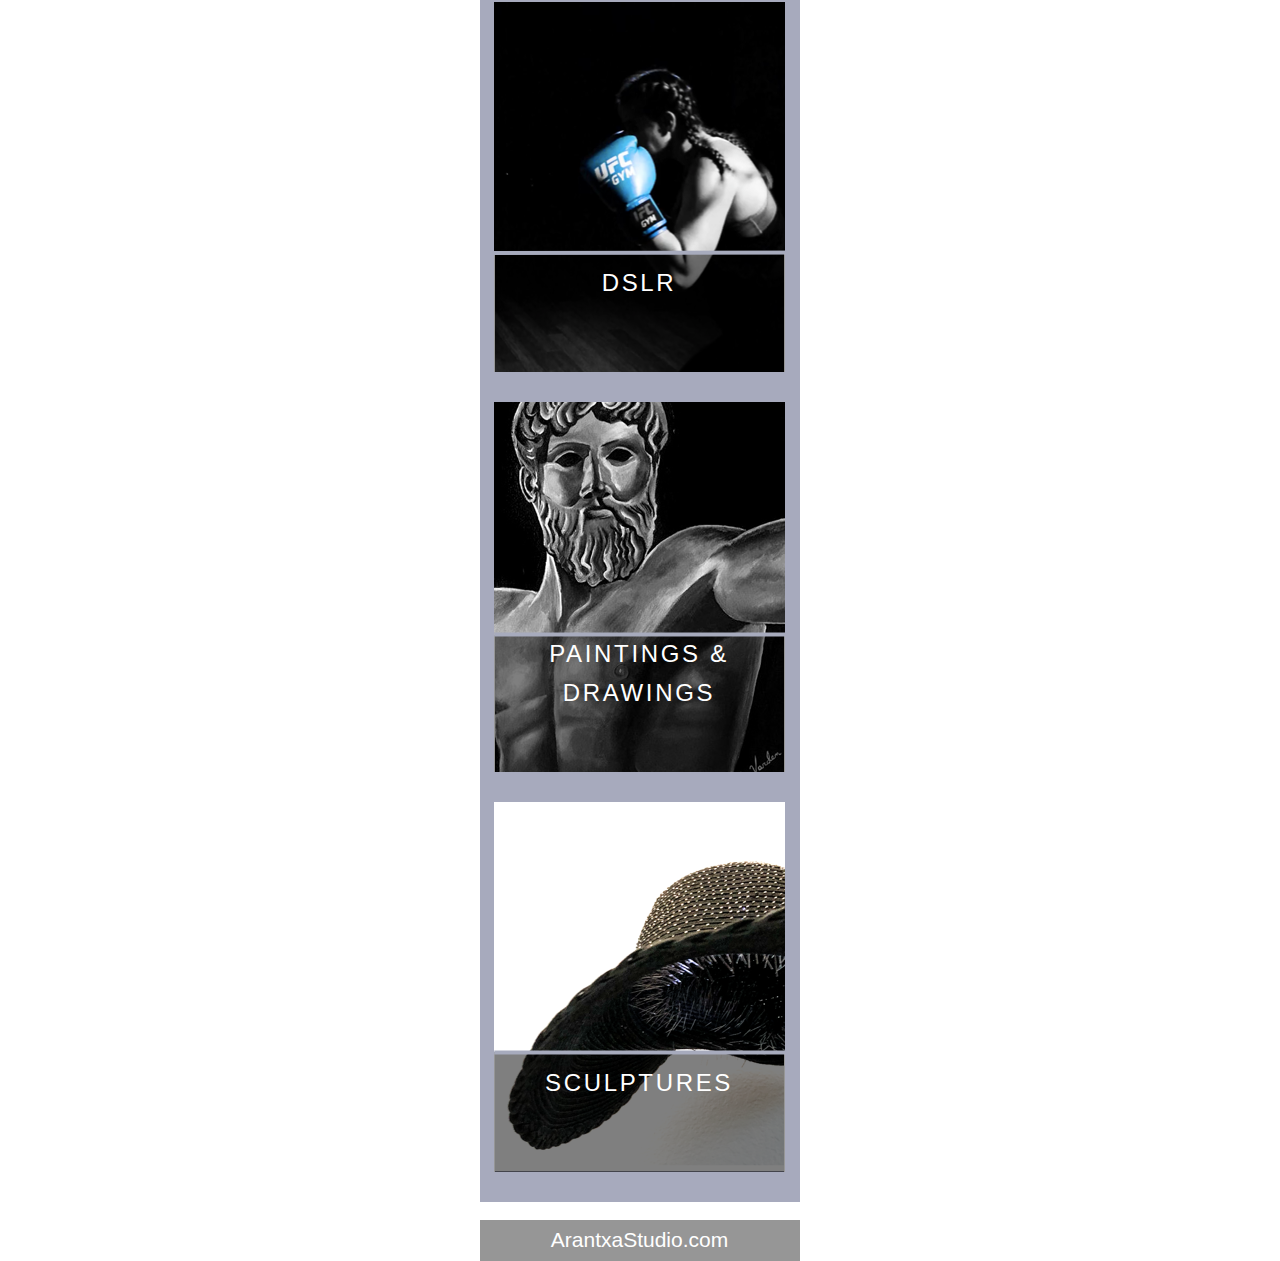
<file: sketch_artist_web/mobilehome.html>
<!DOCTYPE html>
<html>
    <head>
        <link href="./img/favicon.png" rel="shortcut icon"/>
        <meta charset="utf-8"/>
        <meta content="width=device-width, initial-scale=1.0, maximum-scale=1.0" name="viewport"/>
        <link href="./css/mobileHome.css" rel="stylesheet" type="text/css"/>
        <meta content="AnimaApp.com - Design to code, Automated." name="author"/>
    </head>
    <body style="margin: 0;
 background: rgba(255, 255, 255, 1.0);">
        <input id="anPageName" name="page" type="hidden" value="mobilehome"/>
        <div class="mobilehome anima-word-break ">
            <div style="width: 320px; height: 100%; position:relative; margin:auto;">
                <div class="hero">
                    <div class="mask">
                    </div>
                    <img alt="Image" anima-src="./img/mobile---home-prosthetic2.png" class="prosthetic2" src="[data-uri]"/>
                    <div class="excellentteamleade anima-valign-text-middle">
                        Excellent team leader, collaborator, demonstrating strong communication and organization skills. Able to execute projects from concept to completion.
                    </div>
                    <div class="arantxaisadynamic anima-valign-text-middle">
                        Arantxa is a dynamic and motivated visual designer with over two years of experience in digital mediums such as: 3D modeling and lighting, videography and editing, and web design.
                    </div>
                    <div class="visualdesigner anima-valign-text-middle">
                        VISUAL DESIGNER
                    </div>
                </div>
                <div class="header">
                    <div class="rectangle1">
                    </div>
                    <div class="logo">
                        <div class="mask">
                        </div>
                        <img alt="Image" anima-src="./img/mobile---contact-favicon@2x.png" class="favicon" src="[data-uri]"/>
                    </div>
                    <div class="iconmenuwhite">
                        <div class="background">
                        </div>
                        <img alt="Image" anima-src="./img/mobile--bio--res-path-4@2x.png" class="path4" src="[data-uri]"/>
                        <img alt="Image" anima-src="./img/mobile--bio--res-path-4@2x.png" class="path4copy" src="[data-uri]"/>
                        <img alt="Image" anima-src="./img/mobile--bio--res-path-4@2x.png" class="path4copy2" src="[data-uri]"/>
                    </div>
                </div>
                <div class="footer">
                    <div class="rectangle1">
                    </div>
                    <div class="arantxastudiocomfooter">
                        <div class="background">
                        </div>
                        <div class="arantxastudiocom anima-valign-text-middle">
                            ArantxaStudio.com
                        </div>
                    </div>
                </div>
                <div class="rectangle">
                </div>
                <div class="portfolio">
                    <div class="sculptures">
                        <div class="mask">
                        </div>
                        <img alt="Image" anima-src="./img/mobile---home-sculptural.png" class="sculptural" src="[data-uri]"/>
                        <div class="rectangle1">
                        </div>
                        <div class="sculptures1 anima-valign-text-middle">
                            SCULPTURES
                        </div>
                        <img alt="Image" anima-src="./img/mobile---home-line@2x.png" class="line" src="[data-uri]"/>
                    </div>
                    <div class="paintings">
                        <div class="mask">
                        </div>
                        <img alt="Image" anima-src="./img/mobile---portfolio-painting-.png" class="painting" src="[data-uri]"/>
                        <div class="rectangle1">
                        </div>
                        <div class="paintingsdrawings anima-valign-text-middle">
                            PAINTINGS &amp; DRAWINGS
                        </div>
                        <img alt="Image" anima-src="./img/mobile---home-line@2x.png" class="line" src="[data-uri]"/>
                    </div>
                    <div class="dslr">
                        <div class="mask">
                        </div>
                        <img alt="Image" anima-src="./img/mobile---portfolio-dslr-.png" class="dslr2" src="[data-uri]"/>
                        <div class="rectangle1">
                        </div>
                        <div class="dslr1 anima-valign-text-middle">
                            DSLR
                        </div>
                        <img alt="Image" anima-src="./img/mobile---portfolio-line-1@2x.png" class="line" src="[data-uri]"/>
                    </div>
                    <div class="codebased">
                        <div class="mask">
                        </div>
                        <img alt="Image" anima-src="./img/mobile---home-codebased.png" class="codebased2" src="[data-uri]"/>
                        <div class="rectangle1">
                        </div>
                        <div class="codebased1 anima-valign-text-middle">
                            CODE BASED
                        </div>
                        <img alt="Image" anima-src="./img/mobile---portfolio-line-2@2x.png" class="line" src="[data-uri]"/>
                    </div>
                    <div class="a3drenders">
                        <div class="mask">
                        </div>
                        <img alt="Image" anima-src="./img/mobile---portfolio-3drenders.png" class="a3drenders2" src="[data-uri]"/>
                        <div class="rectangle1">
                        </div>
                        <div class="a3drenders1 anima-valign-text-middle">
                            3D RENDERS
                        </div>
                        <img alt="Image" anima-src="./img/mobile---portfolio-line-3@2x.png" class="line" src="[data-uri]"/>
                    </div>
                </div>
                <div class="portfolio1 anima-valign-text-middle">
                    PORTFOLIO
                </div>
            </div>
        </div>
        <!-- Scripts -->
        <script>
            anima_isHidden = function(e) {
                if (!(e instanceof HTMLElement)) return !1;
                if (getComputedStyle(e).display == "none") return !0; else if (e.parentNode && anima_isHidden(e.parentNode)) return !0;
                return !1;
            };
            anima_loadAsyncSrcForTag = function(tag) {
                var elements = document.getElementsByTagName(tag);
                var toLoad = [];
                for (var i = 0; i < elements.length; i++) {
                    var e = elements[i];
                    var src = e.getAttribute("src");
                    var loaded = (src != undefined && src.length > 0 && src != '[data-uri]');
                    if (loaded) continue;
                    var asyncSrc = e.getAttribute("anima-src");
                    if (asyncSrc == undefined || asyncSrc.length == 0) continue;
                    if (anima_isHidden(e)) continue;
                    toLoad.push(e);
                }
                toLoad.sort(function(a, b) {
                    return anima_getTop(a) - anima_getTop(b);
                });
                for (var i = 0; i < toLoad.length; i++) {
                    var e = toLoad[i];
                    var asyncSrc = e.getAttribute("anima-src");
                    e.setAttribute("src", asyncSrc);
                }
            };
            anima_pauseHiddenVideos = function(tag) {
                var elements = document.getElementsByTagName("video");
                for (var i = 0; i < elements.length; i++) {
                    var e = elements[i];
                    var isPlaying = !!(e.currentTime > 0 && !e.paused && !e.ended && e.readyState > 2);
                    var isHidden = anima_isHidden(e);
                    if (!isPlaying && !isHidden && e.getAttribute("autoplay") == "autoplay") {
                        e.play();
                    } else if (isPlaying && isHidden) {
                        e.pause();
                    }
                }
            };
            anima_loadAsyncSrc = function(tag) {
                anima_loadAsyncSrcForTag("img");
                anima_loadAsyncSrcForTag("iframe");
                anima_loadAsyncSrcForTag("video");
                anima_pauseHiddenVideos();
            };
            var anima_getTop = function(e) {
                var top = 0;
                do {
                    top += e.offsetTop || 0;
                    e = e.offsetParent;
                } while (e);
                return top;
            };
            anima_loadAsyncSrc();
            anima_old_onResize = window.onresize;
            anima_new_onResize = undefined;
            anima_updateOnResize = function() {
                if (anima_new_onResize == undefined || window.onresize != anima_new_onResize) {
                    anima_new_onResize = function(x) {
                        if (anima_old_onResize != undefined) anima_old_onResize(x);
                        anima_loadAsyncSrc();
                    };
                    window.onresize = anima_new_onResize;
                    setTimeout(function() {
                        anima_updateOnResize();
                    }, 3000);
                }
            };
            anima_updateOnResize();
            setTimeout(function() {
                anima_loadAsyncSrc();
            }, 200);
        </script>
        <!-- End of Scripts -->
    </body>
</html>
</file>
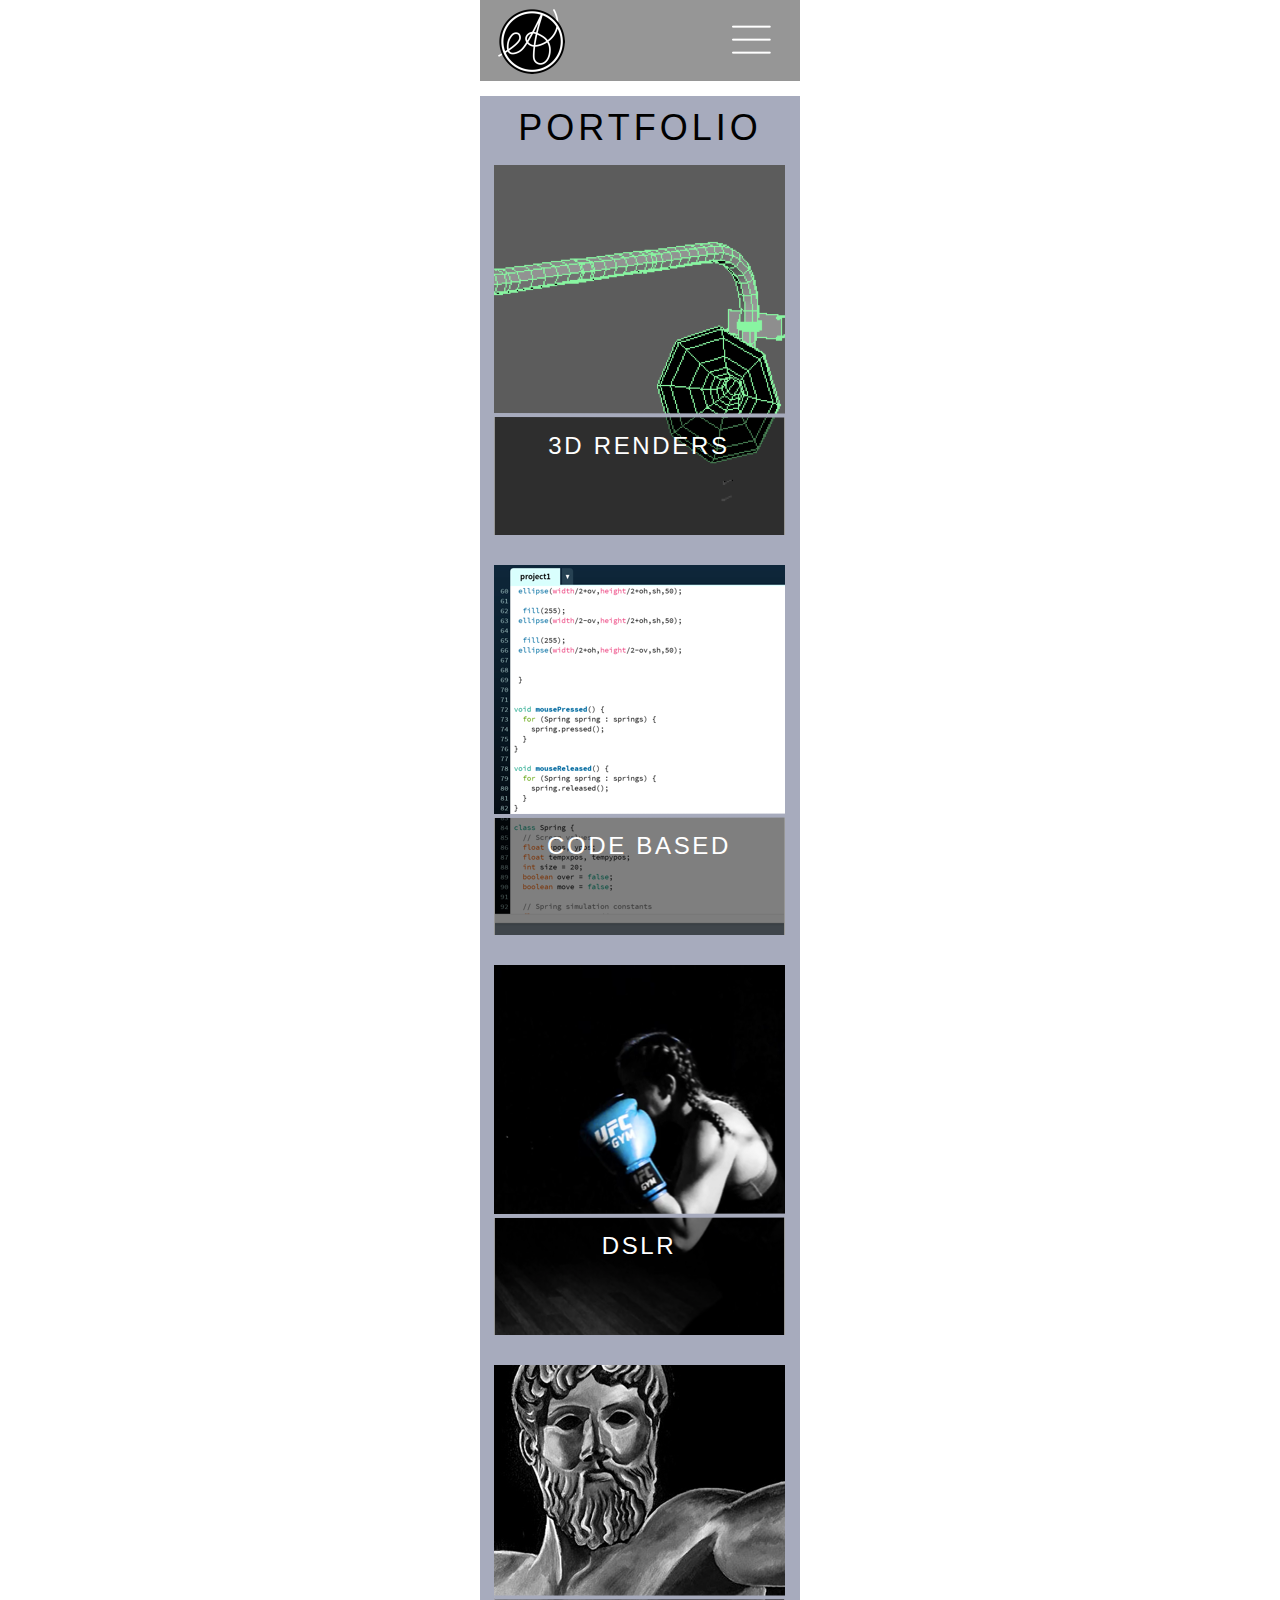
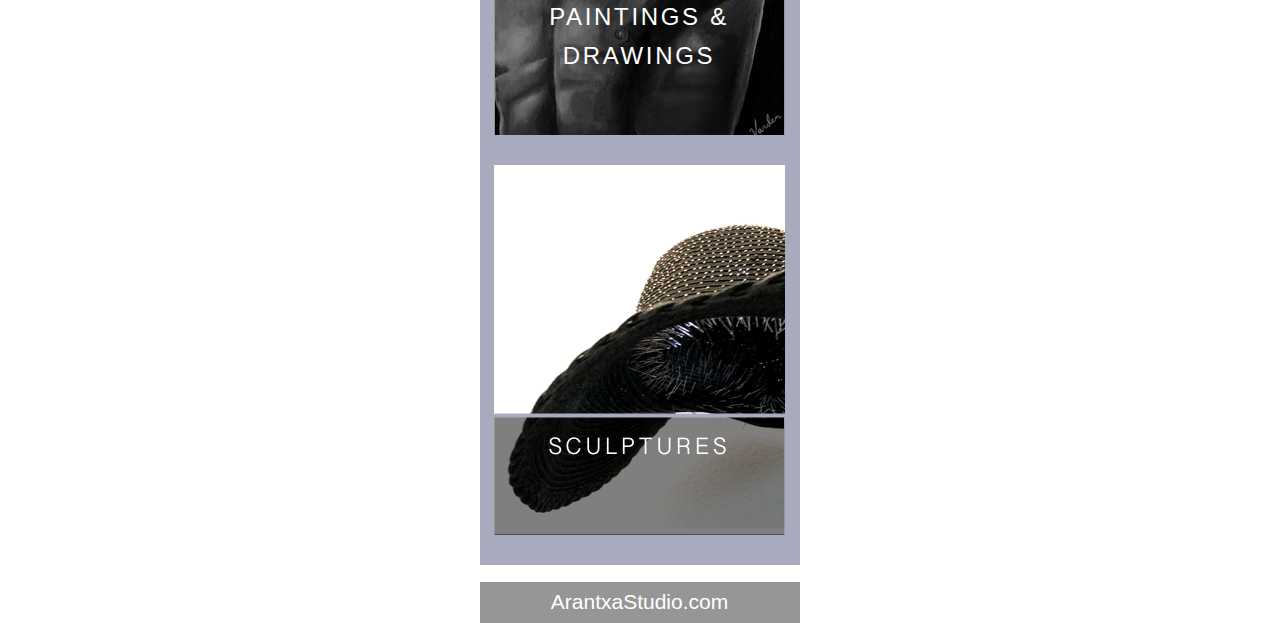
<file: sketch_artist_web/mobileportfolio.html>
<!DOCTYPE html>
<html>
    <head>
        <link href="./img/favicon.png" rel="shortcut icon"/>
        <meta charset="utf-8"/>
        <meta content="width=device-width, initial-scale=1.0, maximum-scale=1.0" name="viewport"/>
        <link href="./css/mobilePortfolio.css" rel="stylesheet" type="text/css"/>
        <meta content="AnimaApp.com - Design to code, Automated." name="author"/>
    </head>
    <body style="margin: 0;
 background: rgba(255, 255, 255, 1.0);">
        <input id="anPageName" name="page" type="hidden" value="mobileportfolio"/>
        <div class="mobileportfolio anima-word-break ">
            <div style="width: 320px; height: 100%; position:relative; margin:auto;">
                <div class="header">
                    <div class="rectangle">
                    </div>
                    <div class="logo">
                        <div class="mask">
                        </div>
                        <img alt="Image" anima-src="./img/mobile---contact-favicon@2x.png" class="favicon" src="[data-uri]"/>
                    </div>
                    <div class="iconmenuwhite">
                        <div class="background">
                        </div>
                        <img alt="Image" anima-src="./img/mobile--bio--res-path-4@2x.png" class="path4" src="[data-uri]"/>
                        <img alt="Image" anima-src="./img/mobile--bio--res-path-4@2x.png" class="path4copy" src="[data-uri]"/>
                        <img alt="Image" anima-src="./img/mobile--bio--res-path-4@2x.png" class="path4copy2" src="[data-uri]"/>
                    </div>
                </div>
                <div class="footer">
                    <div class="rectangle">
                    </div>
                    <div class="arantxastudiocomfooter">
                        <div class="background">
                        </div>
                        <div class="arantxastudiocom anima-valign-text-middle">
                            ArantxaStudio.com
                        </div>
                    </div>
                </div>
                <div class="portfolio">
                    <img alt="Image" anima-src="./img/mobile---portfolio-sculptures.png" class="sculptures" src="[data-uri]"/>
                    <div class="paintings">
                        <div class="mask">
                        </div>
                        <img alt="Image" anima-src="./img/mobile---portfolio-painting-.png" class="painting" src="[data-uri]"/>
                        <div class="rectangle">
                        </div>
                        <div class="paintingsdrawings anima-valign-text-middle">
                            PAINTINGS &amp; DRAWINGS
                        </div>
                        <img alt="Image" anima-src="./img/mobile---home-line@2x.png" class="line" src="[data-uri]"/>
                    </div>
                    <div class="dslr">
                        <div class="mask">
                        </div>
                        <img alt="Image" anima-src="./img/mobile---portfolio-dslr-.png" class="dslr2" src="[data-uri]"/>
                        <div class="rectangle">
                        </div>
                        <div class="dslr1 anima-valign-text-middle">
                            DSLR
                        </div>
                        <img alt="Image" anima-src="./img/mobile---portfolio-line-1@2x.png" class="line" src="[data-uri]"/>
                    </div>
                    <div class="codebased">
                        <div class="mask">
                        </div>
                        <img alt="Image" anima-src="./img/mobile---home-codebased.png" class="codebased2" src="[data-uri]"/>
                        <div class="rectangle">
                        </div>
                        <div class="codebased1 anima-valign-text-middle">
                            CODE BASED
                        </div>
                        <img alt="Image" anima-src="./img/mobile---portfolio-line-2@2x.png" class="line" src="[data-uri]"/>
                    </div>
                    <div class="a3drenders">
                        <div class="mask">
                        </div>
                        <img alt="Image" anima-src="./img/mobile---portfolio-3drenders.png" class="a3drenders2" src="[data-uri]"/>
                        <div class="rectangle">
                        </div>
                        <div class="a3drenders1 anima-valign-text-middle">
                            3D RENDERS
                        </div>
                        <img alt="Image" anima-src="./img/mobile---portfolio-line-3@2x.png" class="line" src="[data-uri]"/>
                    </div>
                    <div class="portfolio1 anima-valign-text-middle">
                        PORTFOLIO
                    </div>
                </div>
            </div>
        </div>
        <!-- Scripts -->
        <script>
            anima_isHidden = function(e) {
                if (!(e instanceof HTMLElement)) return !1;
                if (getComputedStyle(e).display == "none") return !0; else if (e.parentNode && anima_isHidden(e.parentNode)) return !0;
                return !1;
            };
            anima_loadAsyncSrcForTag = function(tag) {
                var elements = document.getElementsByTagName(tag);
                var toLoad = [];
                for (var i = 0; i < elements.length; i++) {
                    var e = elements[i];
                    var src = e.getAttribute("src");
                    var loaded = (src != undefined && src.length > 0 && src != '[data-uri]');
                    if (loaded) continue;
                    var asyncSrc = e.getAttribute("anima-src");
                    if (asyncSrc == undefined || asyncSrc.length == 0) continue;
                    if (anima_isHidden(e)) continue;
                    toLoad.push(e);
                }
                toLoad.sort(function(a, b) {
                    return anima_getTop(a) - anima_getTop(b);
                });
                for (var i = 0; i < toLoad.length; i++) {
                    var e = toLoad[i];
                    var asyncSrc = e.getAttribute("anima-src");
                    e.setAttribute("src", asyncSrc);
                }
            };
            anima_pauseHiddenVideos = function(tag) {
                var elements = document.getElementsByTagName("video");
                for (var i = 0; i < elements.length; i++) {
                    var e = elements[i];
                    var isPlaying = !!(e.currentTime > 0 && !e.paused && !e.ended && e.readyState > 2);
                    var isHidden = anima_isHidden(e);
                    if (!isPlaying && !isHidden && e.getAttribute("autoplay") == "autoplay") {
                        e.play();
                    } else if (isPlaying && isHidden) {
                        e.pause();
                    }
                }
            };
            anima_loadAsyncSrc = function(tag) {
                anima_loadAsyncSrcForTag("img");
                anima_loadAsyncSrcForTag("iframe");
                anima_loadAsyncSrcForTag("video");
                anima_pauseHiddenVideos();
            };
            var anima_getTop = function(e) {
                var top = 0;
                do {
                    top += e.offsetTop || 0;
                    e = e.offsetParent;
                } while (e);
                return top;
            };
            anima_loadAsyncSrc();
            anima_old_onResize = window.onresize;
            anima_new_onResize = undefined;
            anima_updateOnResize = function() {
                if (anima_new_onResize == undefined || window.onresize != anima_new_onResize) {
                    anima_new_onResize = function(x) {
                        if (anima_old_onResize != undefined) anima_old_onResize(x);
                        anima_loadAsyncSrc();
                    };
                    window.onresize = anima_new_onResize;
                    setTimeout(function() {
                        anima_updateOnResize();
                    }, 3000);
                }
            };
            anima_updateOnResize();
            setTimeout(function() {
                anima_loadAsyncSrc();
            }, 200);
        </script>
        <!-- End of Scripts -->
    </body>
</html>
</file>
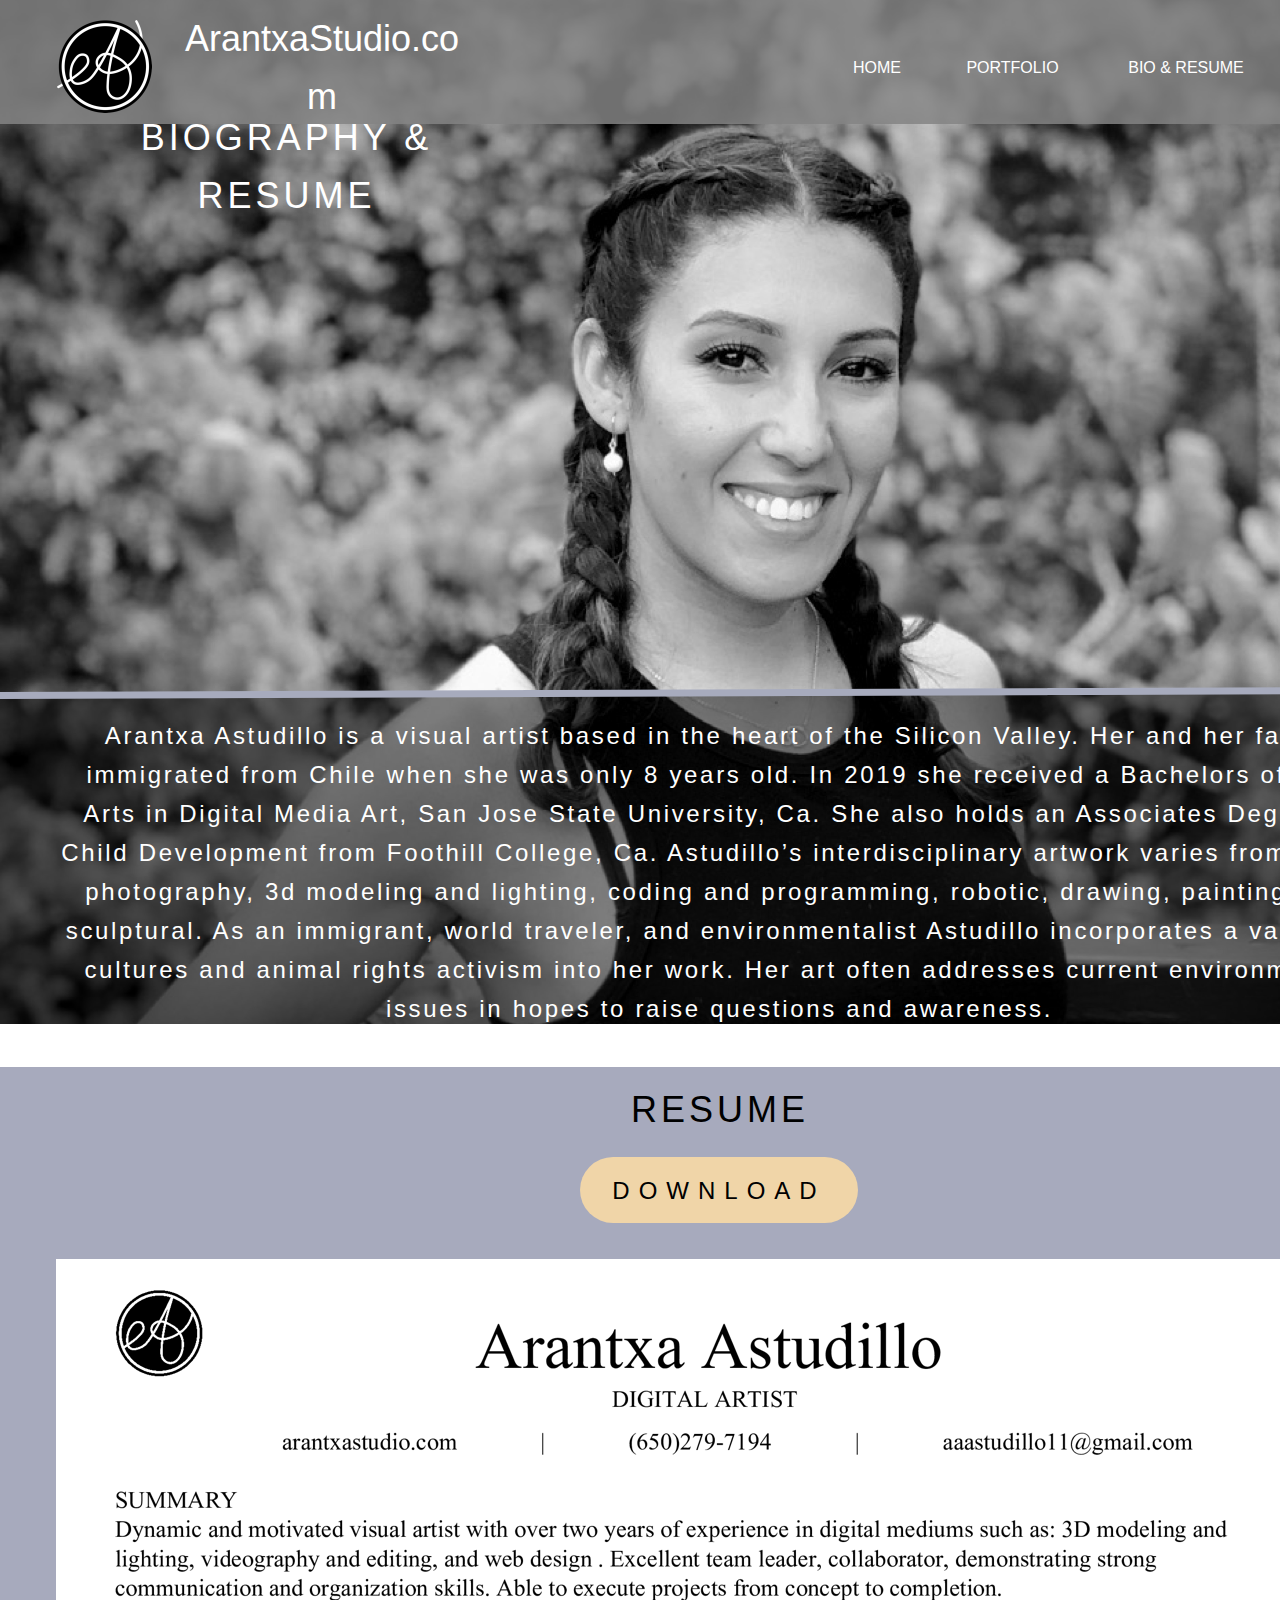
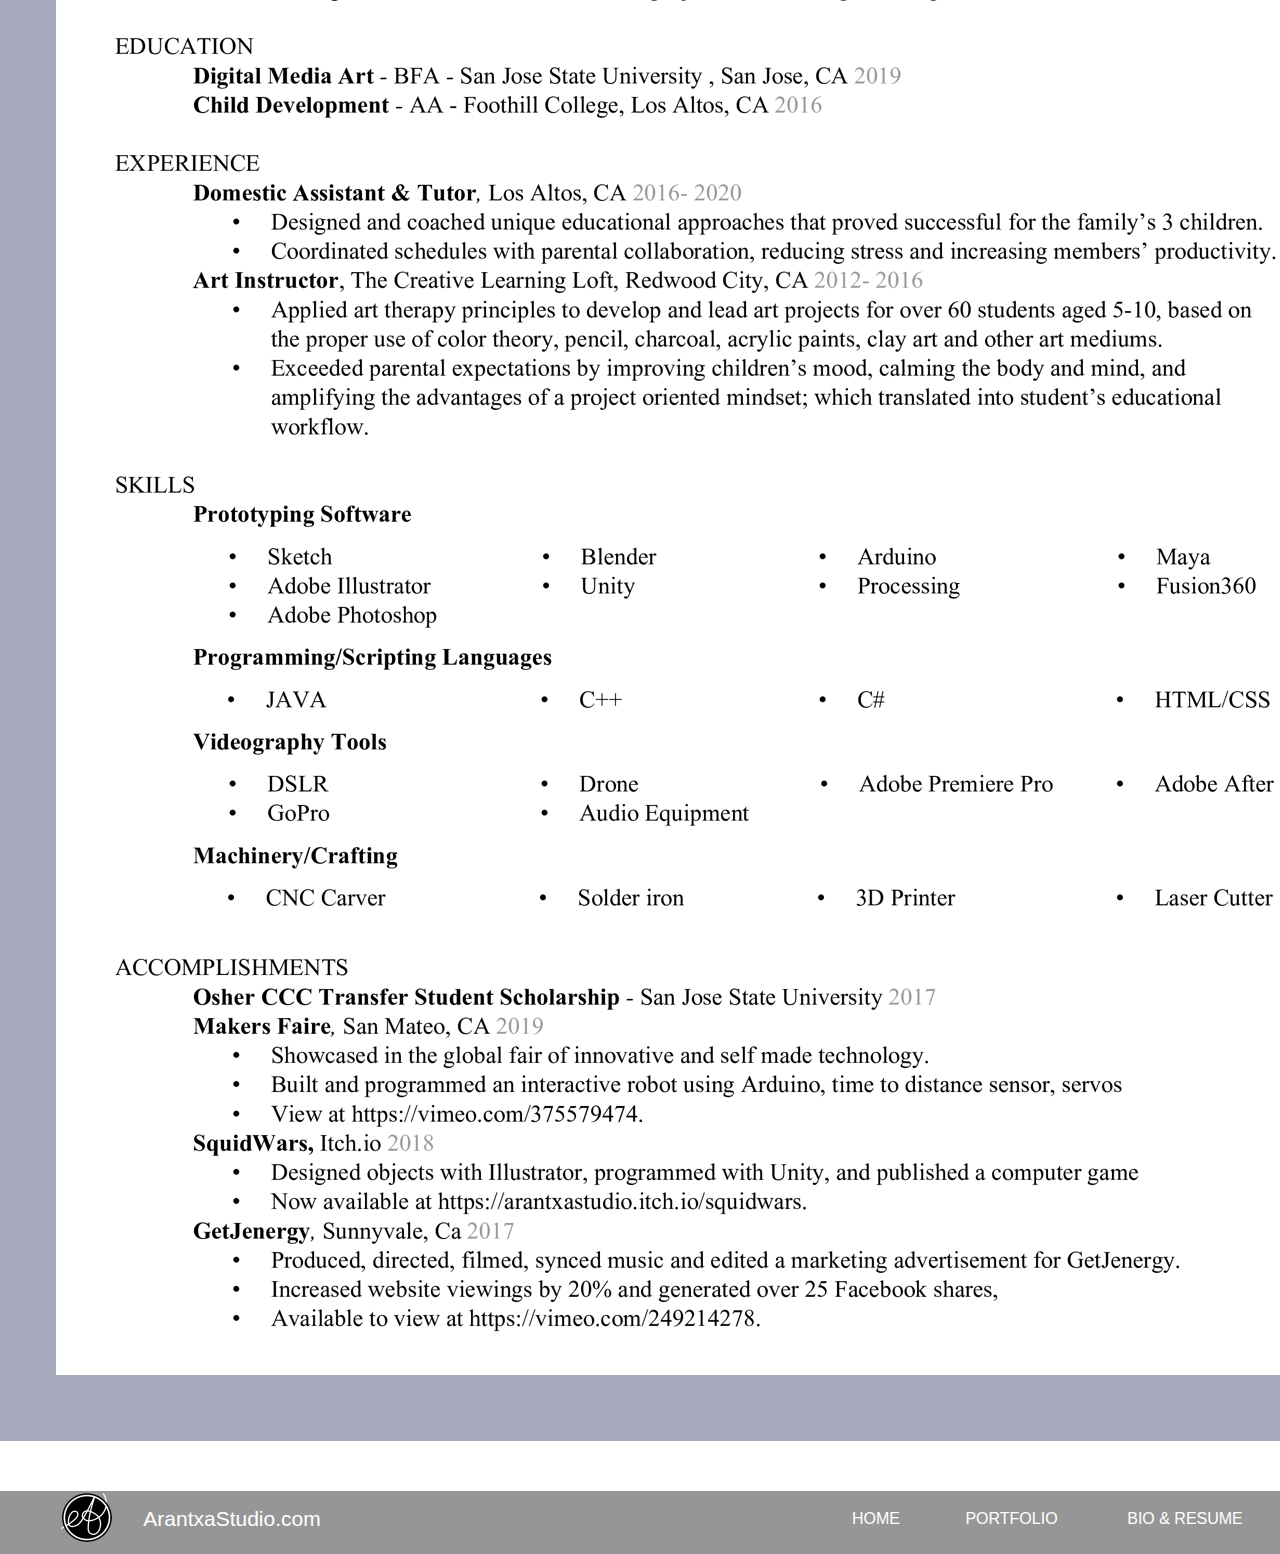
<file: sketch_artist_web/pcbiores.html>
<!DOCTYPE html>
<html>
    <head>
        <link href="./img/favicon.png" rel="shortcut icon"/>
        <meta charset="utf-8"/>
        <meta content="width=1440, maximum-scale=1.0" name="viewport"/>
        <link href="./css/pcBioRes.css" rel="stylesheet" type="text/css"/>
        <meta content="AnimaApp.com - Design to code, Automated." name="author"/>
    </head>
    <body style="margin: 0;
 background: rgba(255, 255, 255, 1.0);">
        <input id="anPageName" name="page" type="hidden" value="pcbiores"/>
        <div class="pcbiores anima-word-break ">
            <div style="width: 1440px; height: 100%; position:relative; margin:auto;">
                <div class="hero">
                    <div class="mask">
                    </div>
                    <img alt="Image" anima-src="./img/pc--bio--res--selfiegrey.png" class="selfiegrey" src="[data-uri]"/>
                    <div class="rectanglecopy">
                    </div>
                    <img alt="Image" anima-src="./img/pc---contact-line-copy-1.png" class="linecopy" src="[data-uri]"/>
                    <div class="arantxaastudillois anima-valign-text-middle">
                        Arantxa Astudillo is a visual artist based in the heart of the Silicon Valley. Her and her family immigrated from Chile when she was only 8 years old. In 2019 she received a Bachelors of Fine Arts in Digital Media Art, San Jose State University, Ca. She also holds an Associates Degree in Child Development from Foothill College, Ca. Astudillo’s interdisciplinary artwork varies from video, photography, 3d modeling and lighting, coding and programming, robotic, drawing, painting, and sculptural. As an immigrant, world traveler, and environmentalist Astudillo incorporates a variety of cultures and animal rights activism into her work. Her art often addresses current environmental issues in hopes to raise questions and awareness.<br />
                    </div>
                </div>
                <div class="header">
                    <div class="rectangle">
                    </div>
                    <div class="logo">
                        <div class="mask">
                        </div>
                        <img alt="Image" anima-src="./img/tablet---home-favicon@2x.png" class="favicon" src="[data-uri]"/>
                    </div>
                    <div class="nav">
                        <div class="home">
                            <a href="index.html">
                                <div class="home1 anima-valign-text-middle">
                                    HOME
                                </div>
                            </a>
                        </div>
                        <div class="portfolio1">
                            <a href="pcportfolio.html">
                                <div class="portfolio2 anima-valign-text-middle">
                                    PORTFOLIO
                                </div>
                            </a>
                        </div>
                        <div class="bioresume">
                            <div class="background">
                            </div>
                            <a href="pcbiores.html">
                                <div class="bioresume1 anima-valign-text-middle">
                                    BIO &amp; RESUME
                                </div>
                            </a>
                        </div>
                        <div class="contact">
                            <div class="background">
                            </div>
                            <a href="pccontact.html">
                                <div class="contact1 anima-valign-text-middle">
                                    CONTACT
                                </div>
                            </a>
                        </div>
                    </div>
                    <div class="arantxastudiocom">
                        <div class="arantxastudiocom1 anima-valign-text-middle">
                            ArantxaStudio.com
                        </div>
                    </div>
                </div>
                <div class="footer">
                    <div class="rectangle">
                    </div>
                    <div class="logo">
                        <div class="mask">
                        </div>
                        <img alt="Image" anima-src="./img/pc---portfolio-favicon-1@2x.png" class="favicon" src="[data-uri]"/>
                    </div>
                    <div class="nav">
                        <div class="home">
                            <a href="index.html">
                                <div class="home1 anima-valign-text-middle">
                                    HOME
                                </div>
                            </a>
                        </div>
                        <div class="portfolio1">
                            <a href="pcportfolio.html">
                                <div class="portfolio2 anima-valign-text-middle">
                                    PORTFOLIO
                                </div>
                            </a>
                        </div>
                        <div class="bioresume">
                            <div class="background">
                            </div>
                            <a href="pcbiores.html">
                                <div class="bioresume1 anima-valign-text-middle">
                                    BIO &amp; RESUME
                                </div>
                            </a>
                        </div>
                        <div class="contact">
                            <div class="background">
                            </div>
                            <a href="pccontact.html">
                                <div class="contact1 anima-valign-text-middle">
                                    CONTACT
                                </div>
                            </a>
                        </div>
                    </div>
                    <div class="arantxastudiocomfooter">
                        <div class="background">
                        </div>
                        <div class="arantxastudiocom anima-valign-text-middle">
                            ArantxaStudio.com
                        </div>
                    </div>
                </div>
                <div class="portfolio">
                    <div class="rectangle">
                    </div>
                    <div class="resume anima-valign-text-middle">
                        RESUME
                    </div>
                </div>
                <div class="biographyresume anima-valign-text-middle">
                    BIOGRAPHY &amp; RESUME
                </div>
                <img alt="Image" anima-src="./img/pc--bio--res--resume20201.png" class="resume20201" src="[data-uri]"/>
                <div class="buttonview">
                    <div class="rectangle">
                    </div>
                    <div class="download anima-valign-text-middle">
                        DOWNLOAD
                    </div>
                </div>
            </div>
        </div>
        <!-- Scripts -->
        <script>
            anima_isHidden = function(e) {
                if (!(e instanceof HTMLElement)) return !1;
                if (getComputedStyle(e).display == "none") return !0; else if (e.parentNode && anima_isHidden(e.parentNode)) return !0;
                return !1;
            };
            anima_loadAsyncSrcForTag = function(tag) {
                var elements = document.getElementsByTagName(tag);
                var toLoad = [];
                for (var i = 0; i < elements.length; i++) {
                    var e = elements[i];
                    var src = e.getAttribute("src");
                    var loaded = (src != undefined && src.length > 0 && src != '[data-uri]');
                    if (loaded) continue;
                    var asyncSrc = e.getAttribute("anima-src");
                    if (asyncSrc == undefined || asyncSrc.length == 0) continue;
                    if (anima_isHidden(e)) continue;
                    toLoad.push(e);
                }
                toLoad.sort(function(a, b) {
                    return anima_getTop(a) - anima_getTop(b);
                });
                for (var i = 0; i < toLoad.length; i++) {
                    var e = toLoad[i];
                    var asyncSrc = e.getAttribute("anima-src");
                    e.setAttribute("src", asyncSrc);
                }
            };
            anima_pauseHiddenVideos = function(tag) {
                var elements = document.getElementsByTagName("video");
                for (var i = 0; i < elements.length; i++) {
                    var e = elements[i];
                    var isPlaying = !!(e.currentTime > 0 && !e.paused && !e.ended && e.readyState > 2);
                    var isHidden = anima_isHidden(e);
                    if (!isPlaying && !isHidden && e.getAttribute("autoplay") == "autoplay") {
                        e.play();
                    } else if (isPlaying && isHidden) {
                        e.pause();
                    }
                }
            };
            anima_loadAsyncSrc = function(tag) {
                anima_loadAsyncSrcForTag("img");
                anima_loadAsyncSrcForTag("iframe");
                anima_loadAsyncSrcForTag("video");
                anima_pauseHiddenVideos();
            };
            var anima_getTop = function(e) {
                var top = 0;
                do {
                    top += e.offsetTop || 0;
                    e = e.offsetParent;
                } while (e);
                return top;
            };
            anima_loadAsyncSrc();
            anima_old_onResize = window.onresize;
            anima_new_onResize = undefined;
            anima_updateOnResize = function() {
                if (anima_new_onResize == undefined || window.onresize != anima_new_onResize) {
                    anima_new_onResize = function(x) {
                        if (anima_old_onResize != undefined) anima_old_onResize(x);
                        anima_loadAsyncSrc();
                    };
                    window.onresize = anima_new_onResize;
                    setTimeout(function() {
                        anima_updateOnResize();
                    }, 3000);
                }
            };
            anima_updateOnResize();
            setTimeout(function() {
                anima_loadAsyncSrc();
            }, 200);
        </script>
        <!-- End of Scripts -->
    </body>
</html>
</file>
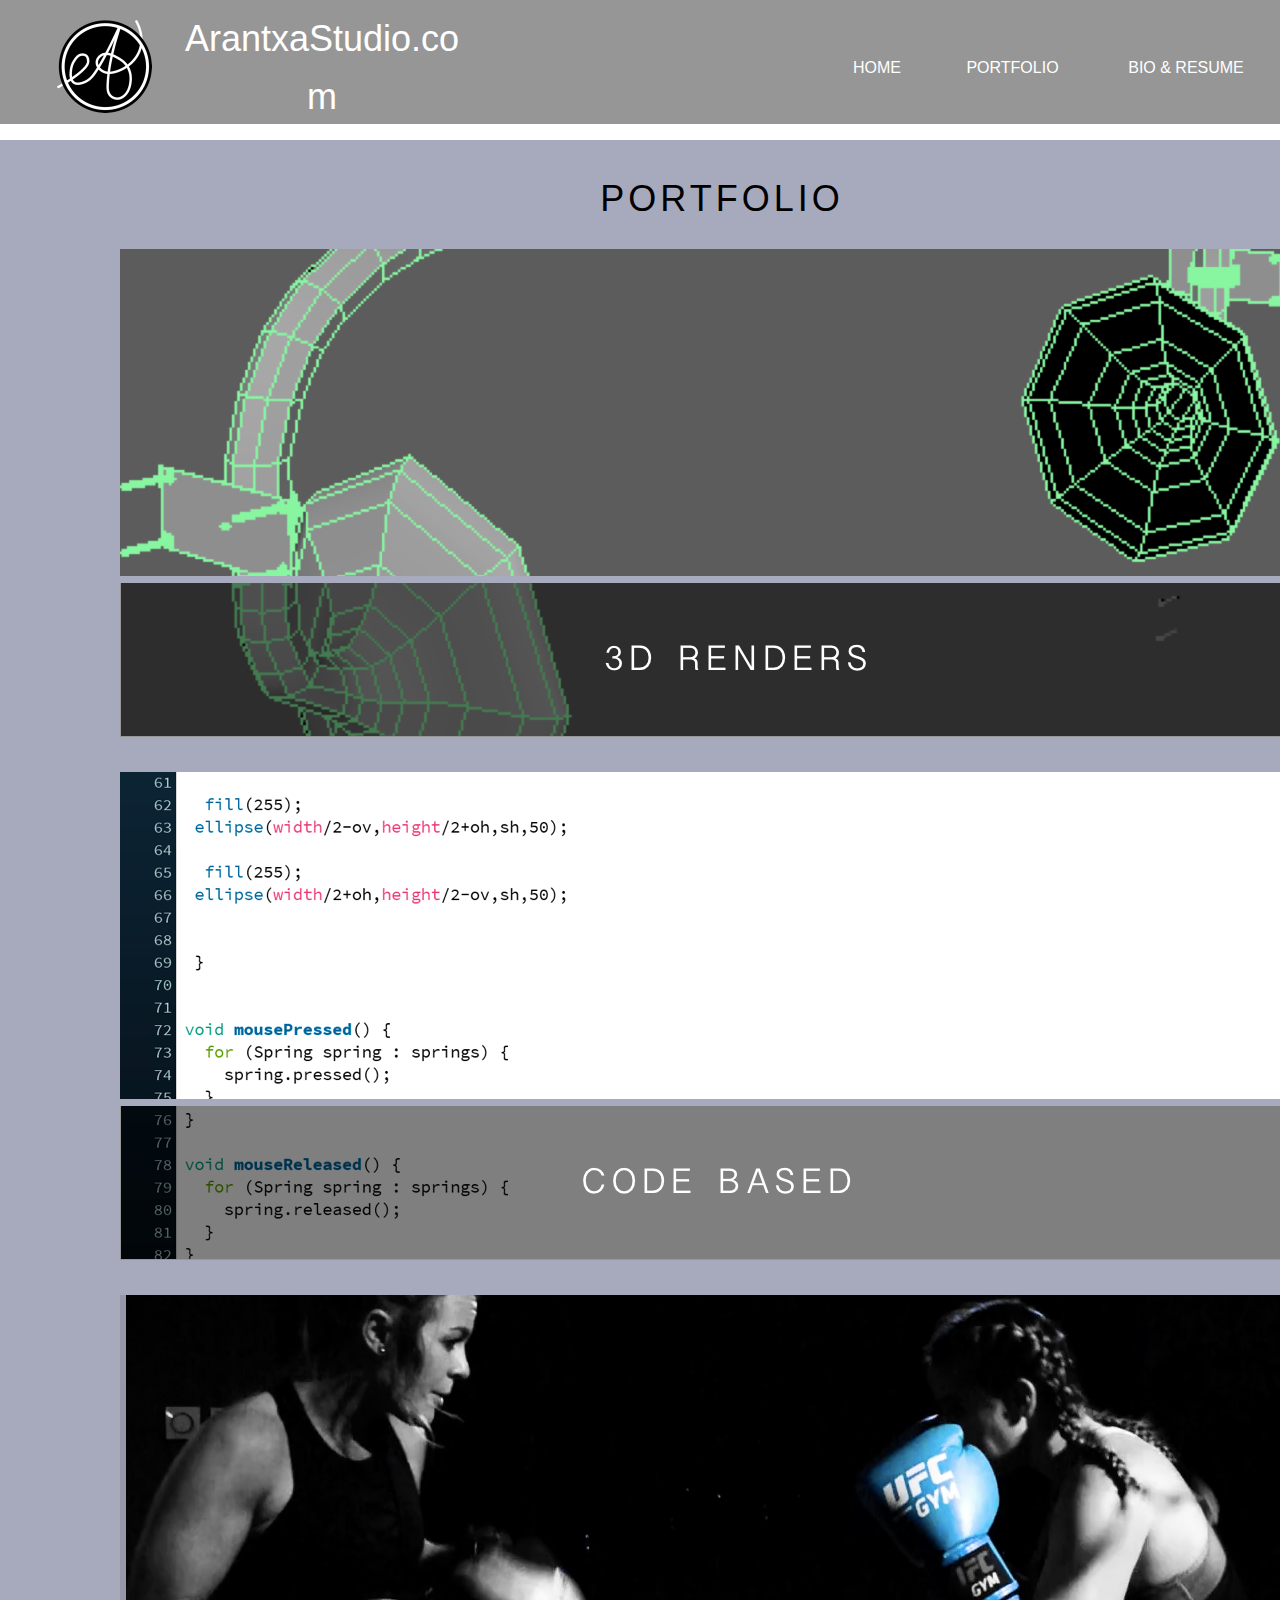
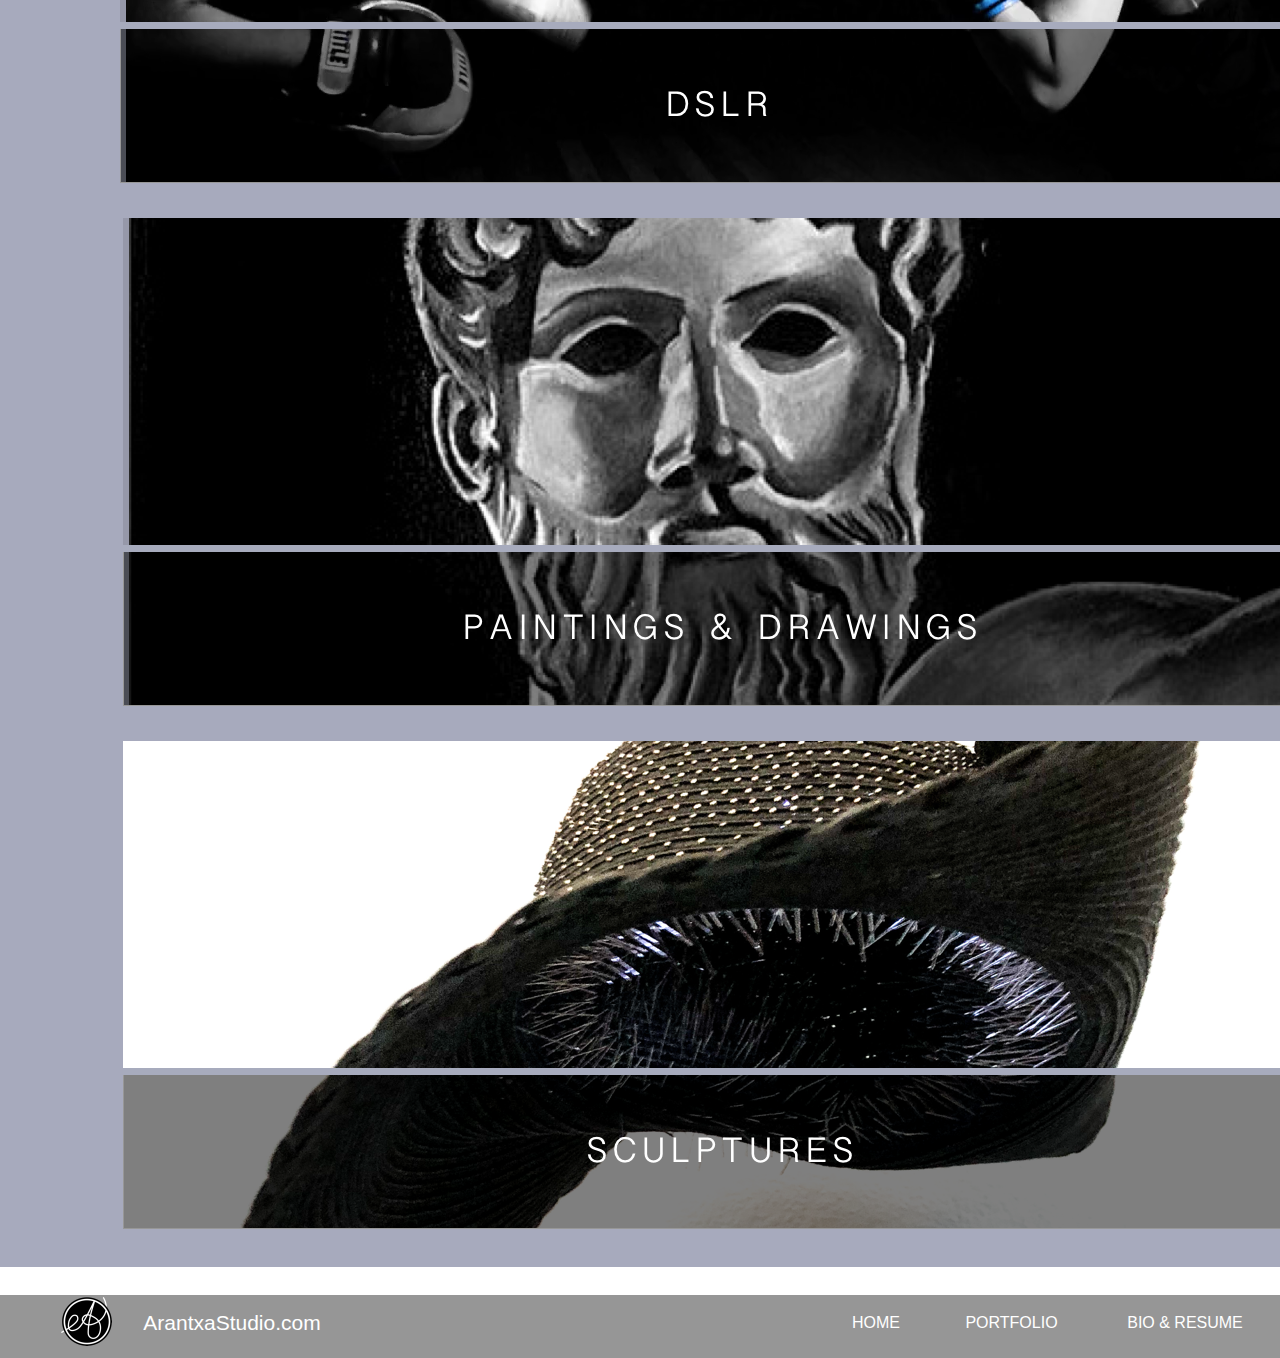
<file: sketch_artist_web/pcportfolio.html>
<!DOCTYPE html>
<html>
    <head>
        <link href="./img/favicon.png" rel="shortcut icon"/>
        <meta charset="utf-8"/>
        <meta content="width=1440, maximum-scale=1.0" name="viewport"/>
        <link href="./css/pcPortfolio.css" rel="stylesheet" type="text/css"/>
        <meta content="AnimaApp.com - Design to code, Automated." name="author"/>
    </head>
    <body style="margin: 0;
 background: rgba(255, 255, 255, 1.0);">
        <input id="anPageName" name="page" type="hidden" value="pcportfolio"/>
        <div class="pcportfolio anima-word-break ">
            <div style="width: 1440px; height: 100%; position:relative; margin:auto;">
                <div class="header">
                    <div class="rectangle">
                    </div>
                    <div class="logo">
                        <div class="mask">
                        </div>
                        <img alt="Image" anima-src="./img/tablet---home-favicon@2x.png" class="favicon" src="[data-uri]"/>
                    </div>
                    <div class="nav">
                        <div class="home">
                            <a href="index.html">
                                <div class="home1 anima-valign-text-middle">
                                    HOME
                                </div>
                            </a>
                        </div>
                        <div class="portfolio1">
                            <a href="pcportfolio.html">
                                <div class="portfolio2 anima-valign-text-middle">
                                    PORTFOLIO
                                </div>
                            </a>
                        </div>
                        <div class="bioresume">
                            <div class="background">
                            </div>
                            <a href="pcbiores.html">
                                <div class="bioresume1 anima-valign-text-middle">
                                    BIO &amp; RESUME
                                </div>
                            </a>
                        </div>
                        <div class="contact">
                            <div class="background">
                            </div>
                            <a href="pccontact.html">
                                <div class="contact1 anima-valign-text-middle">
                                    CONTACT
                                </div>
                            </a>
                        </div>
                    </div>
                    <div class="arantxastudiocom">
                        <div class="arantxastudiocom1 anima-valign-text-middle">
                            ArantxaStudio.com
                        </div>
                    </div>
                </div>
                <div class="footer">
                    <div class="rectangle">
                    </div>
                    <div class="logo">
                        <div class="mask">
                        </div>
                        <img alt="Image" anima-src="./img/pc---portfolio-favicon-1@2x.png" class="favicon" src="[data-uri]"/>
                    </div>
                    <div class="nav">
                        <div class="home">
                            <a href="index.html">
                                <div class="home1 anima-valign-text-middle">
                                    HOME
                                </div>
                            </a>
                        </div>
                        <div class="portfolio1">
                            <a href="pcportfolio.html">
                                <div class="portfolio2 anima-valign-text-middle">
                                    PORTFOLIO
                                </div>
                            </a>
                        </div>
                        <div class="bioresume">
                            <div class="background">
                            </div>
                            <a href="pcbiores.html">
                                <div class="bioresume1 anima-valign-text-middle">
                                    BIO &amp; RESUME
                                </div>
                            </a>
                        </div>
                        <div class="contact">
                            <div class="background">
                            </div>
                            <a href="pccontact.html">
                                <div class="contact1 anima-valign-text-middle">
                                    CONTACT
                                </div>
                            </a>
                        </div>
                    </div>
                    <div class="arantxastudiocomfooter">
                        <div class="background">
                        </div>
                        <div class="arantxastudiocom anima-valign-text-middle">
                            ArantxaStudio.com
                        </div>
                    </div>
                </div>
                <div class="portfolio">
                    <div class="rectangle">
                    </div>
                    <div class="portfolio1 anima-valign-text-middle">
                        PORTFOLIO
                    </div>
                    <img alt="Image" anima-src="./img/pc---home--sculptures.png" class="sculptures" src="[data-uri]"/>
                    <img alt="Image" anima-src="./img/pc---portfolio-paintings.png" class="paintings" src="[data-uri]"/>
                    <img alt="Image" anima-src="./img/pc---home--dslr.png" class="dslr" src="[data-uri]"/>
                    <img alt="Image" anima-src="./img/pc---portfolio-code-based.png" class="codebased" src="[data-uri]"/>
                    <img alt="Image" anima-src="./img/pc---home--3d-renders-.png" class="a3drenders" src="[data-uri]"/>
                </div>
            </div>
        </div>
        <!-- Scripts -->
        <script>
            anima_isHidden = function(e) {
                if (!(e instanceof HTMLElement)) return !1;
                if (getComputedStyle(e).display == "none") return !0; else if (e.parentNode && anima_isHidden(e.parentNode)) return !0;
                return !1;
            };
            anima_loadAsyncSrcForTag = function(tag) {
                var elements = document.getElementsByTagName(tag);
                var toLoad = [];
                for (var i = 0; i < elements.length; i++) {
                    var e = elements[i];
                    var src = e.getAttribute("src");
                    var loaded = (src != undefined && src.length > 0 && src != '[data-uri]');
                    if (loaded) continue;
                    var asyncSrc = e.getAttribute("anima-src");
                    if (asyncSrc == undefined || asyncSrc.length == 0) continue;
                    if (anima_isHidden(e)) continue;
                    toLoad.push(e);
                }
                toLoad.sort(function(a, b) {
                    return anima_getTop(a) - anima_getTop(b);
                });
                for (var i = 0; i < toLoad.length; i++) {
                    var e = toLoad[i];
                    var asyncSrc = e.getAttribute("anima-src");
                    e.setAttribute("src", asyncSrc);
                }
            };
            anima_pauseHiddenVideos = function(tag) {
                var elements = document.getElementsByTagName("video");
                for (var i = 0; i < elements.length; i++) {
                    var e = elements[i];
                    var isPlaying = !!(e.currentTime > 0 && !e.paused && !e.ended && e.readyState > 2);
                    var isHidden = anima_isHidden(e);
                    if (!isPlaying && !isHidden && e.getAttribute("autoplay") == "autoplay") {
                        e.play();
                    } else if (isPlaying && isHidden) {
                        e.pause();
                    }
                }
            };
            anima_loadAsyncSrc = function(tag) {
                anima_loadAsyncSrcForTag("img");
                anima_loadAsyncSrcForTag("iframe");
                anima_loadAsyncSrcForTag("video");
                anima_pauseHiddenVideos();
            };
            var anima_getTop = function(e) {
                var top = 0;
                do {
                    top += e.offsetTop || 0;
                    e = e.offsetParent;
                } while (e);
                return top;
            };
            anima_loadAsyncSrc();
            anima_old_onResize = window.onresize;
            anima_new_onResize = undefined;
            anima_updateOnResize = function() {
                if (anima_new_onResize == undefined || window.onresize != anima_new_onResize) {
                    anima_new_onResize = function(x) {
                        if (anima_old_onResize != undefined) anima_old_onResize(x);
                        anima_loadAsyncSrc();
                    };
                    window.onresize = anima_new_onResize;
                    setTimeout(function() {
                        anima_updateOnResize();
                    }, 3000);
                }
            };
            anima_updateOnResize();
            setTimeout(function() {
                anima_loadAsyncSrc();
            }, 200);
        </script>
        <!-- End of Scripts -->
    </body>
</html>
</file>
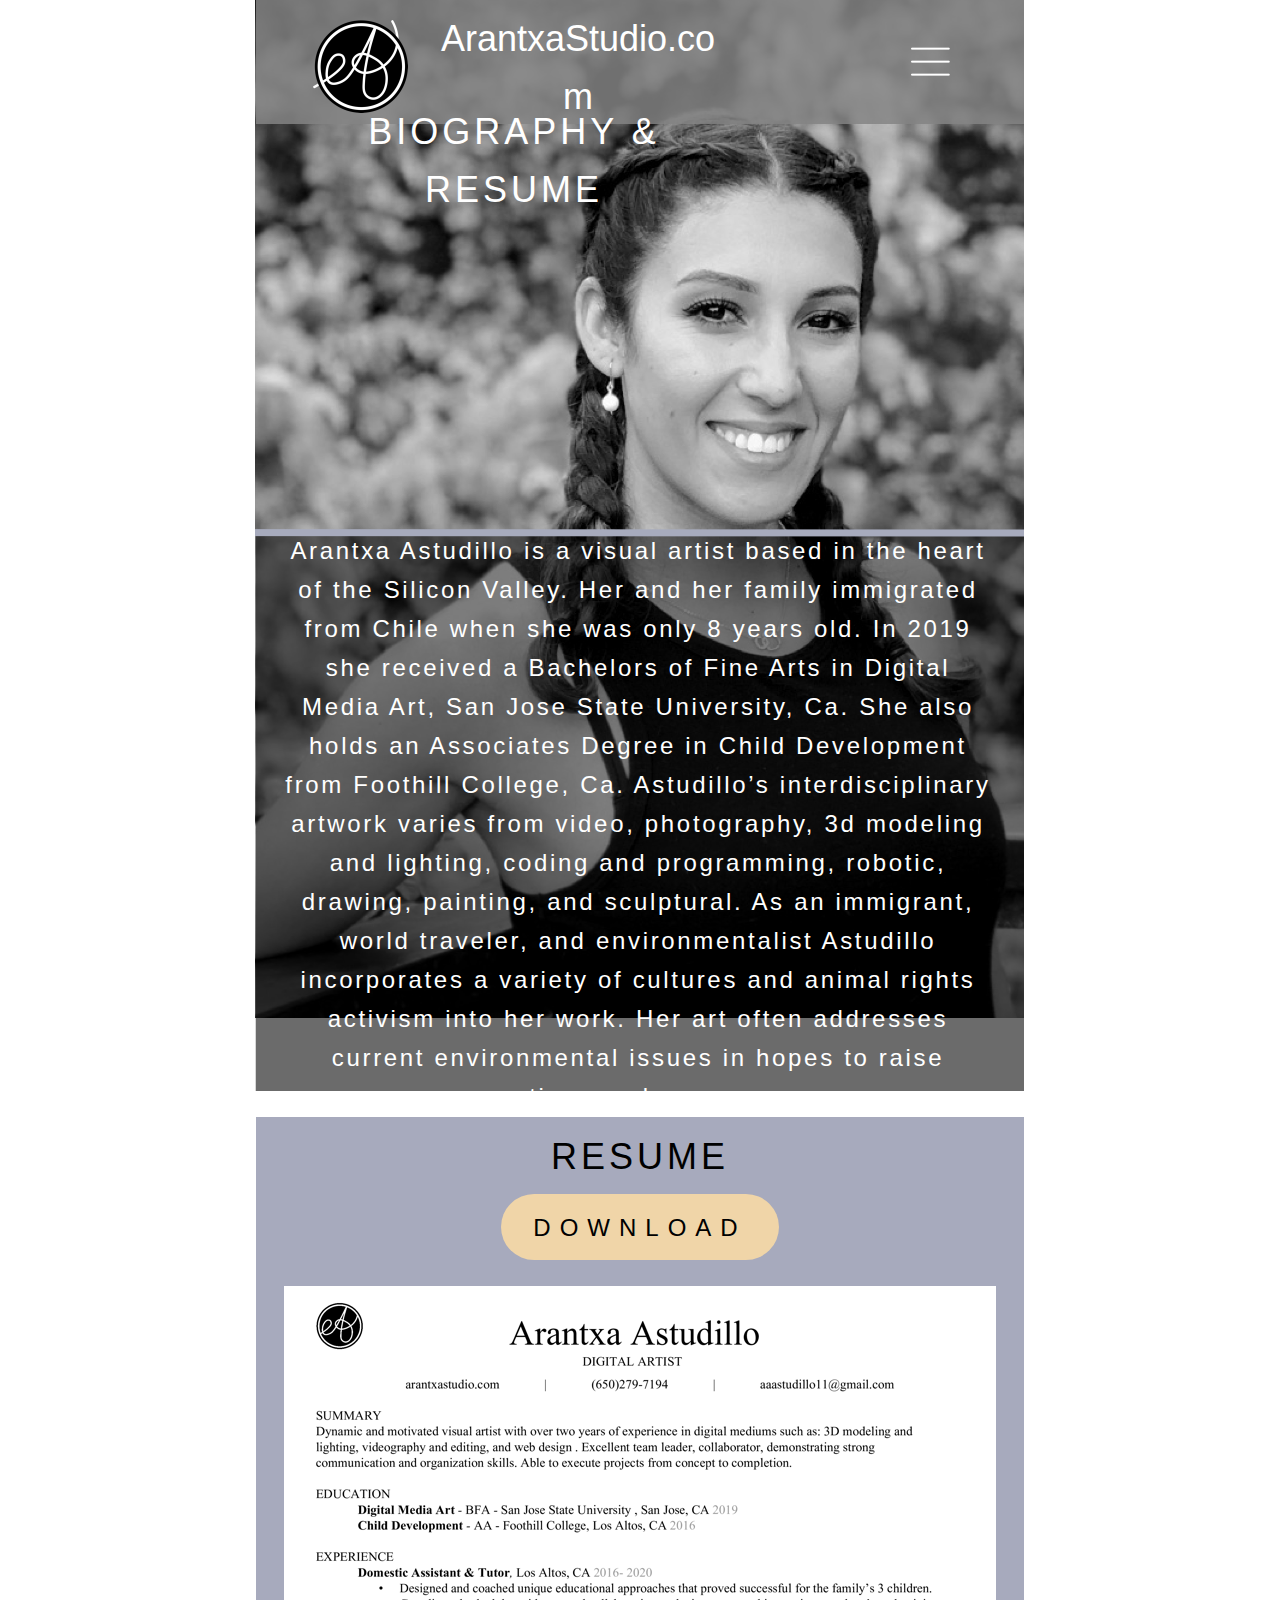
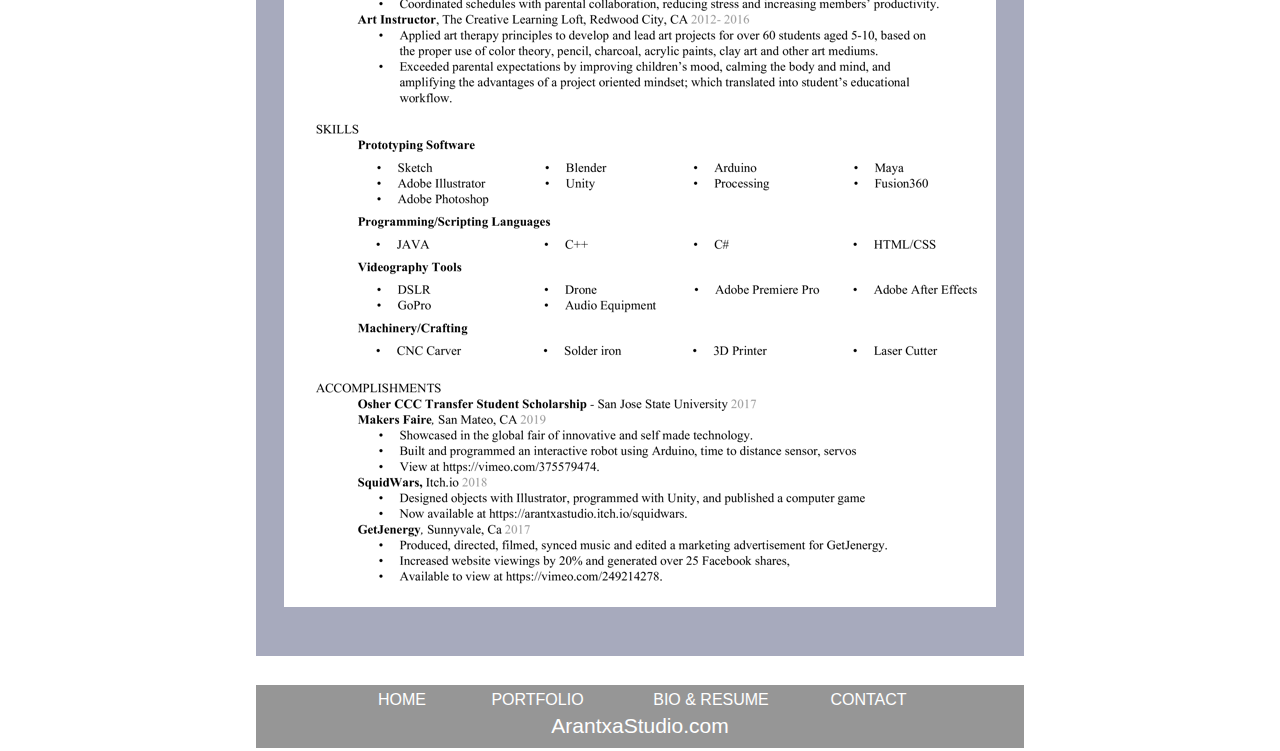
<file: sketch_artist_web/tabletbiores.html>
<!DOCTYPE html>
<html>
    <head>
        <link href="./img/favicon.png" rel="shortcut icon"/>
        <meta charset="utf-8"/>
        <meta content="width=device-width, initial-scale=1.0, maximum-scale=1.0" name="viewport"/>
        <link href="./css/tabletBioRes.css" rel="stylesheet" type="text/css"/>
        <meta content="AnimaApp.com - Design to code, Automated." name="author"/>
    </head>
    <body style="margin: 0;
 background: rgba(255, 255, 255, 1.0);">
        <input id="anPageName" name="page" type="hidden" value="tabletbiores"/>
        <div class="tabletbiores anima-word-break ">
            <div style="width: 768px; height: 100%; position:relative; margin:auto;">
                <div class="footer">
                    <div class="rectangle">
                    </div>
                    <div class="arantxastudiocomfooter">
                        <div class="background">
                        </div>
                        <div class="arantxastudiocom anima-valign-text-middle">
                            ArantxaStudio.com
                        </div>
                    </div>
                    <div class="nav1">
                        <div class="tablethome">
                            <a href="tablethome.html">
                                <div class="home anima-valign-text-middle">
                                    HOME
                                </div>
                            </a>
                        </div>
                        <div class="tabletportfolio">
                            <a href="tabletportfolio.html">
                                <div class="portfolio anima-valign-text-middle">
                                    PORTFOLIO
                                </div>
                            </a>
                        </div>
                        <div class="tabletbio">
                            <div class="background">
                            </div>
                            <a href="tabletbiores.html">
                                <div class="bioresume anima-valign-text-middle">
                                    BIO &amp; RESUME
                                </div>
                            </a>
                        </div>
                        <div class="tabletcontact">
                            <div class="background">
                            </div>
                            <a href="tabletcontact.html">
                                <div class="contact anima-valign-text-middle">
                                    CONTACT
                                </div>
                            </a>
                        </div>
                    </div>
                </div>
                <div class="nav">
                    <div class="tablethome">
                        <a href="tablethome.html">
                            <div class="home anima-valign-text-middle">
                                HOME
                            </div>
                        </a>
                    </div>
                    <div class="tabletportfolio">
                        <a href="tabletportfolio.html">
                            <div class="portfolio anima-valign-text-middle">
                                PORTFOLIO
                            </div>
                        </a>
                    </div>
                    <div class="tabletbio">
                        <div class="background">
                        </div>
                        <a href="tabletbiores.html">
                            <div class="bioresume anima-valign-text-middle">
                                BIO &amp; RESUME
                            </div>
                        </a>
                    </div>
                    <div class="tabletcontact">
                        <div class="background">
                        </div>
                        <a href="tabletcontact.html">
                            <div class="contact anima-valign-text-middle">
                                CONTACT
                            </div>
                        </a>
                    </div>
                </div>
                <div class="resume">
                    <div class="rectangle">
                    </div>
                    <div class="resume1 anima-valign-text-middle">
                        RESUME
                    </div>
                    <div class="buttonview">
                        <div class="rectangle1">
                        </div>
                        <div class="download anima-valign-text-middle">
                            DOWNLOAD
                        </div>
                    </div>
                    <img alt="Image" anima-src="./img/tablet----bio--res-resume20201.png" class="resume20201" src="[data-uri]"/>
                </div>
                <div class="biographyresumecopy anima-valign-text-middle">
                    BIOGRAPHY &amp; RESUME
                </div>
                <div class="hero">
                    <div class="mask">
                    </div>
                    <img alt="Image" anima-src="./img/tablet----bio--res-selfiegrey.png" class="selfiegrey" src="[data-uri]"/>
                    <div class="rectanglecopy">
                    </div>
                    <img alt="Image" anima-src="./img/tablet---contact-line-copy.png" class="linecopy" src="[data-uri]"/>
                    <div class="arantxaastudillois anima-valign-text-middle">
                        Arantxa Astudillo is a visual artist based in the heart of the Silicon Valley. Her and her family immigrated from Chile when she was only 8 years old. In 2019 she received a Bachelors of Fine Arts in Digital Media Art, San Jose State University, Ca. She also holds an Associates Degree in Child Development from Foothill College, Ca. Astudillo’s interdisciplinary artwork varies from video, photography, 3d modeling and lighting, coding and programming, robotic, drawing, painting, and sculptural. As an immigrant, world traveler, and environmentalist Astudillo incorporates a variety of cultures and animal rights activism into her work. Her art often addresses current environmental issues in hopes to raise questions and awareness.<br />
                    </div>
                </div>
                <div class="header">
                    <div class="rectangle">
                    </div>
                    <div class="logo">
                        <div class="mask">
                        </div>
                        <img alt="Image" anima-src="./img/tablet---home-favicon@2x.png" class="favicon" src="[data-uri]"/>
                    </div>
                    <div class="arantxastudiocom">
                        <div class="arantxastudiocom1 anima-valign-text-middle">
                            ArantxaStudio.com
                        </div>
                    </div>
                    <div class="iconmenuwhite">
                        <div class="background">
                        </div>
                        <img alt="Image" anima-src="./img/mobile--bio--res-path-4@2x.png" class="path4" src="[data-uri]"/>
                        <img alt="Image" anima-src="./img/mobile--bio--res-path-4@2x.png" class="path4copy" src="[data-uri]"/>
                        <img alt="Image" anima-src="./img/mobile--bio--res-path-4@2x.png" class="path4copy2" src="[data-uri]"/>
                    </div>
                </div>
                <div class="biographyresumecopy1 anima-valign-text-middle">
                    BIOGRAPHY &amp; RESUME
                </div>
            </div>
        </div>
        <!-- Scripts -->
        <script>
            anima_isHidden = function(e) {
                if (!(e instanceof HTMLElement)) return !1;
                if (getComputedStyle(e).display == "none") return !0; else if (e.parentNode && anima_isHidden(e.parentNode)) return !0;
                return !1;
            };
            anima_loadAsyncSrcForTag = function(tag) {
                var elements = document.getElementsByTagName(tag);
                var toLoad = [];
                for (var i = 0; i < elements.length; i++) {
                    var e = elements[i];
                    var src = e.getAttribute("src");
                    var loaded = (src != undefined && src.length > 0 && src != '[data-uri]');
                    if (loaded) continue;
                    var asyncSrc = e.getAttribute("anima-src");
                    if (asyncSrc == undefined || asyncSrc.length == 0) continue;
                    if (anima_isHidden(e)) continue;
                    toLoad.push(e);
                }
                toLoad.sort(function(a, b) {
                    return anima_getTop(a) - anima_getTop(b);
                });
                for (var i = 0; i < toLoad.length; i++) {
                    var e = toLoad[i];
                    var asyncSrc = e.getAttribute("anima-src");
                    e.setAttribute("src", asyncSrc);
                }
            };
            anima_pauseHiddenVideos = function(tag) {
                var elements = document.getElementsByTagName("video");
                for (var i = 0; i < elements.length; i++) {
                    var e = elements[i];
                    var isPlaying = !!(e.currentTime > 0 && !e.paused && !e.ended && e.readyState > 2);
                    var isHidden = anima_isHidden(e);
                    if (!isPlaying && !isHidden && e.getAttribute("autoplay") == "autoplay") {
                        e.play();
                    } else if (isPlaying && isHidden) {
                        e.pause();
                    }
                }
            };
            anima_loadAsyncSrc = function(tag) {
                anima_loadAsyncSrcForTag("img");
                anima_loadAsyncSrcForTag("iframe");
                anima_loadAsyncSrcForTag("video");
                anima_pauseHiddenVideos();
            };
            var anima_getTop = function(e) {
                var top = 0;
                do {
                    top += e.offsetTop || 0;
                    e = e.offsetParent;
                } while (e);
                return top;
            };
            anima_loadAsyncSrc();
            anima_old_onResize = window.onresize;
            anima_new_onResize = undefined;
            anima_updateOnResize = function() {
                if (anima_new_onResize == undefined || window.onresize != anima_new_onResize) {
                    anima_new_onResize = function(x) {
                        if (anima_old_onResize != undefined) anima_old_onResize(x);
                        anima_loadAsyncSrc();
                    };
                    window.onresize = anima_new_onResize;
                    setTimeout(function() {
                        anima_updateOnResize();
                    }, 3000);
                }
            };
            anima_updateOnResize();
            setTimeout(function() {
                anima_loadAsyncSrc();
            }, 200);
        </script>
        <!-- End of Scripts -->
    </body>
</html>
</file>
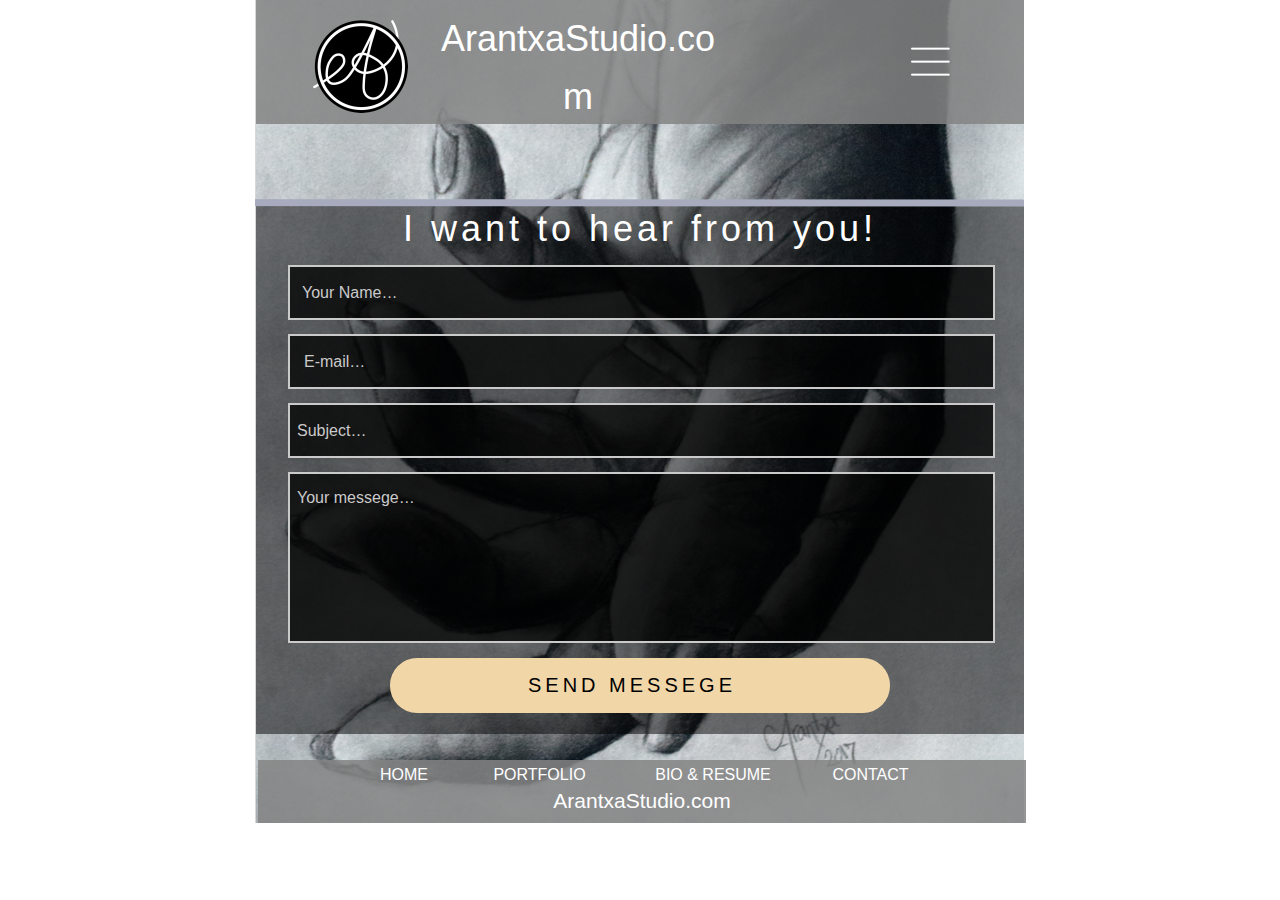
<file: sketch_artist_web/tabletcontact.html>
<!DOCTYPE html>
<html>
    <head>
        <link href="./img/favicon.png" rel="shortcut icon"/>
        <meta charset="utf-8"/>
        <meta content="width=device-width, initial-scale=1.0, maximum-scale=1.0" name="viewport"/>
        <link href="./css/tabletContact.css" rel="stylesheet" type="text/css"/>
        <meta content="AnimaApp.com - Design to code, Automated." name="author"/>
    </head>
    <body style="margin: 0;
 background: rgba(255, 255, 255, 1.0);">
        <input id="anPageName" name="page" type="hidden" value="tabletcontact"/>
        <div class="tabletcontact anima-word-break ">
            <div style="width: 768px; height: 100%; position:relative; margin:auto;">
                <div class="biographyresumecopy anima-valign-text-middle">
                    BIOGRAPHY &amp; RESUME
                </div>
                <div class="hero">
                    <div class="mask">
                    </div>
                    <img alt="Image" anima-src="./img/tablet---contact-hand.png" class="hand" src="[data-uri]"/>
                    <div class="rectanglecopy">
                    </div>
                    <img alt="Image" anima-src="./img/tablet---contact-line-copy.png" class="linecopy" src="[data-uri]"/>
                </div>
                <div class="contactform">
                    <div class="messege">
                        <div class="rectangle">
                        </div>
                        <div class="yourmessege anima-valign-text-middle">
                            <span><span class="span1">Your messege</span><span class="span2">…</span>
    </span>
                        </div>
                    </div>
                    <div class="subject">
                        <div class="rectangle">
                        </div>
                        <div class="subject1 anima-valign-text-middle">
                            <span><span class="span1">Subject</span><span class="span2">…</span>
    </span>
                        </div>
                    </div>
                    <div class="name">
                        <div class="email">
                            <div class="rectangle1">
                            </div>
                            <div class="emailu2026 anima-valign-text-middle">
                                <span><span class="span1">E-mail</span><span class="span2">…</span>
    </span>
                            </div>
                        </div>
                        <div class="rectangle">
                        </div>
                        <div class="typeyourname anima-valign-text-middle">
                            <span><span class="span1">Your Name</span><span class="span2">…</span>
    </span>
                        </div>
                    </div>
                    <div class="iwanttohearfromyoucopy anima-valign-text-middle">
                        I want to hear from you!
                    </div>
                    <div class="button">
                        <div class="rectangle">
                        </div>
                        <div class="sendmessege anima-valign-text-middle">
                            SEND MESSEGE
                        </div>
                    </div>
                </div>
                <div class="footer">
                    <div class="rectangle">
                    </div>
                    <div class="arantxastudiocomfooter">
                        <div class="background">
                        </div>
                        <div class="arantxastudiocom anima-valign-text-middle">
                            ArantxaStudio.com
                        </div>
                    </div>
                    <div class="nav">
                        <div class="tablethome">
                            <a href="tablethome.html">
                                <div class="home anima-valign-text-middle">
                                    HOME
                                </div>
                            </a>
                        </div>
                        <div class="tabletportfolio">
                            <a href="tabletportfolio.html">
                                <div class="portfolio anima-valign-text-middle">
                                    PORTFOLIO
                                </div>
                            </a>
                        </div>
                        <div class="tabletbio">
                            <div class="background">
                            </div>
                            <a href="tabletbiores.html">
                                <div class="bioresume anima-valign-text-middle">
                                    BIO &amp; RESUME
                                </div>
                            </a>
                        </div>
                        <div class="tabletcontact1">
                            <div class="background">
                            </div>
                            <a href="tabletcontact.html">
                                <div class="contact anima-valign-text-middle">
                                    CONTACT
                                </div>
                            </a>
                        </div>
                    </div>
                </div>
                <div class="header">
                    <div class="rectangle">
                    </div>
                    <div class="logo">
                        <div class="mask">
                        </div>
                        <img alt="Image" anima-src="./img/tablet---home-favicon@2x.png" class="favicon" src="[data-uri]"/>
                    </div>
                    <div class="arantxastudiocom">
                        <div class="arantxastudiocom1 anima-valign-text-middle">
                            ArantxaStudio.com
                        </div>
                    </div>
                    <div class="iconmenuwhite">
                        <div class="background">
                        </div>
                        <img alt="Image" anima-src="./img/mobile--bio--res-path-4@2x.png" class="path4" src="[data-uri]"/>
                        <img alt="Image" anima-src="./img/mobile--bio--res-path-4@2x.png" class="path4copy" src="[data-uri]"/>
                        <img alt="Image" anima-src="./img/mobile--bio--res-path-4@2x.png" class="path4copy2" src="[data-uri]"/>
                    </div>
                </div>
            </div>
        </div>
        <!-- Scripts -->
        <script>
            anima_isHidden = function(e) {
                if (!(e instanceof HTMLElement)) return !1;
                if (getComputedStyle(e).display == "none") return !0; else if (e.parentNode && anima_isHidden(e.parentNode)) return !0;
                return !1;
            };
            anima_loadAsyncSrcForTag = function(tag) {
                var elements = document.getElementsByTagName(tag);
                var toLoad = [];
                for (var i = 0; i < elements.length; i++) {
                    var e = elements[i];
                    var src = e.getAttribute("src");
                    var loaded = (src != undefined && src.length > 0 && src != '[data-uri]');
                    if (loaded) continue;
                    var asyncSrc = e.getAttribute("anima-src");
                    if (asyncSrc == undefined || asyncSrc.length == 0) continue;
                    if (anima_isHidden(e)) continue;
                    toLoad.push(e);
                }
                toLoad.sort(function(a, b) {
                    return anima_getTop(a) - anima_getTop(b);
                });
                for (var i = 0; i < toLoad.length; i++) {
                    var e = toLoad[i];
                    var asyncSrc = e.getAttribute("anima-src");
                    e.setAttribute("src", asyncSrc);
                }
            };
            anima_pauseHiddenVideos = function(tag) {
                var elements = document.getElementsByTagName("video");
                for (var i = 0; i < elements.length; i++) {
                    var e = elements[i];
                    var isPlaying = !!(e.currentTime > 0 && !e.paused && !e.ended && e.readyState > 2);
                    var isHidden = anima_isHidden(e);
                    if (!isPlaying && !isHidden && e.getAttribute("autoplay") == "autoplay") {
                        e.play();
                    } else if (isPlaying && isHidden) {
                        e.pause();
                    }
                }
            };
            anima_loadAsyncSrc = function(tag) {
                anima_loadAsyncSrcForTag("img");
                anima_loadAsyncSrcForTag("iframe");
                anima_loadAsyncSrcForTag("video");
                anima_pauseHiddenVideos();
            };
            var anima_getTop = function(e) {
                var top = 0;
                do {
                    top += e.offsetTop || 0;
                    e = e.offsetParent;
                } while (e);
                return top;
            };
            anima_loadAsyncSrc();
            anima_old_onResize = window.onresize;
            anima_new_onResize = undefined;
            anima_updateOnResize = function() {
                if (anima_new_onResize == undefined || window.onresize != anima_new_onResize) {
                    anima_new_onResize = function(x) {
                        if (anima_old_onResize != undefined) anima_old_onResize(x);
                        anima_loadAsyncSrc();
                    };
                    window.onresize = anima_new_onResize;
                    setTimeout(function() {
                        anima_updateOnResize();
                    }, 3000);
                }
            };
            anima_updateOnResize();
            setTimeout(function() {
                anima_loadAsyncSrc();
            }, 200);
        </script>
        <!-- End of Scripts -->
    </body>
</html>
</file>
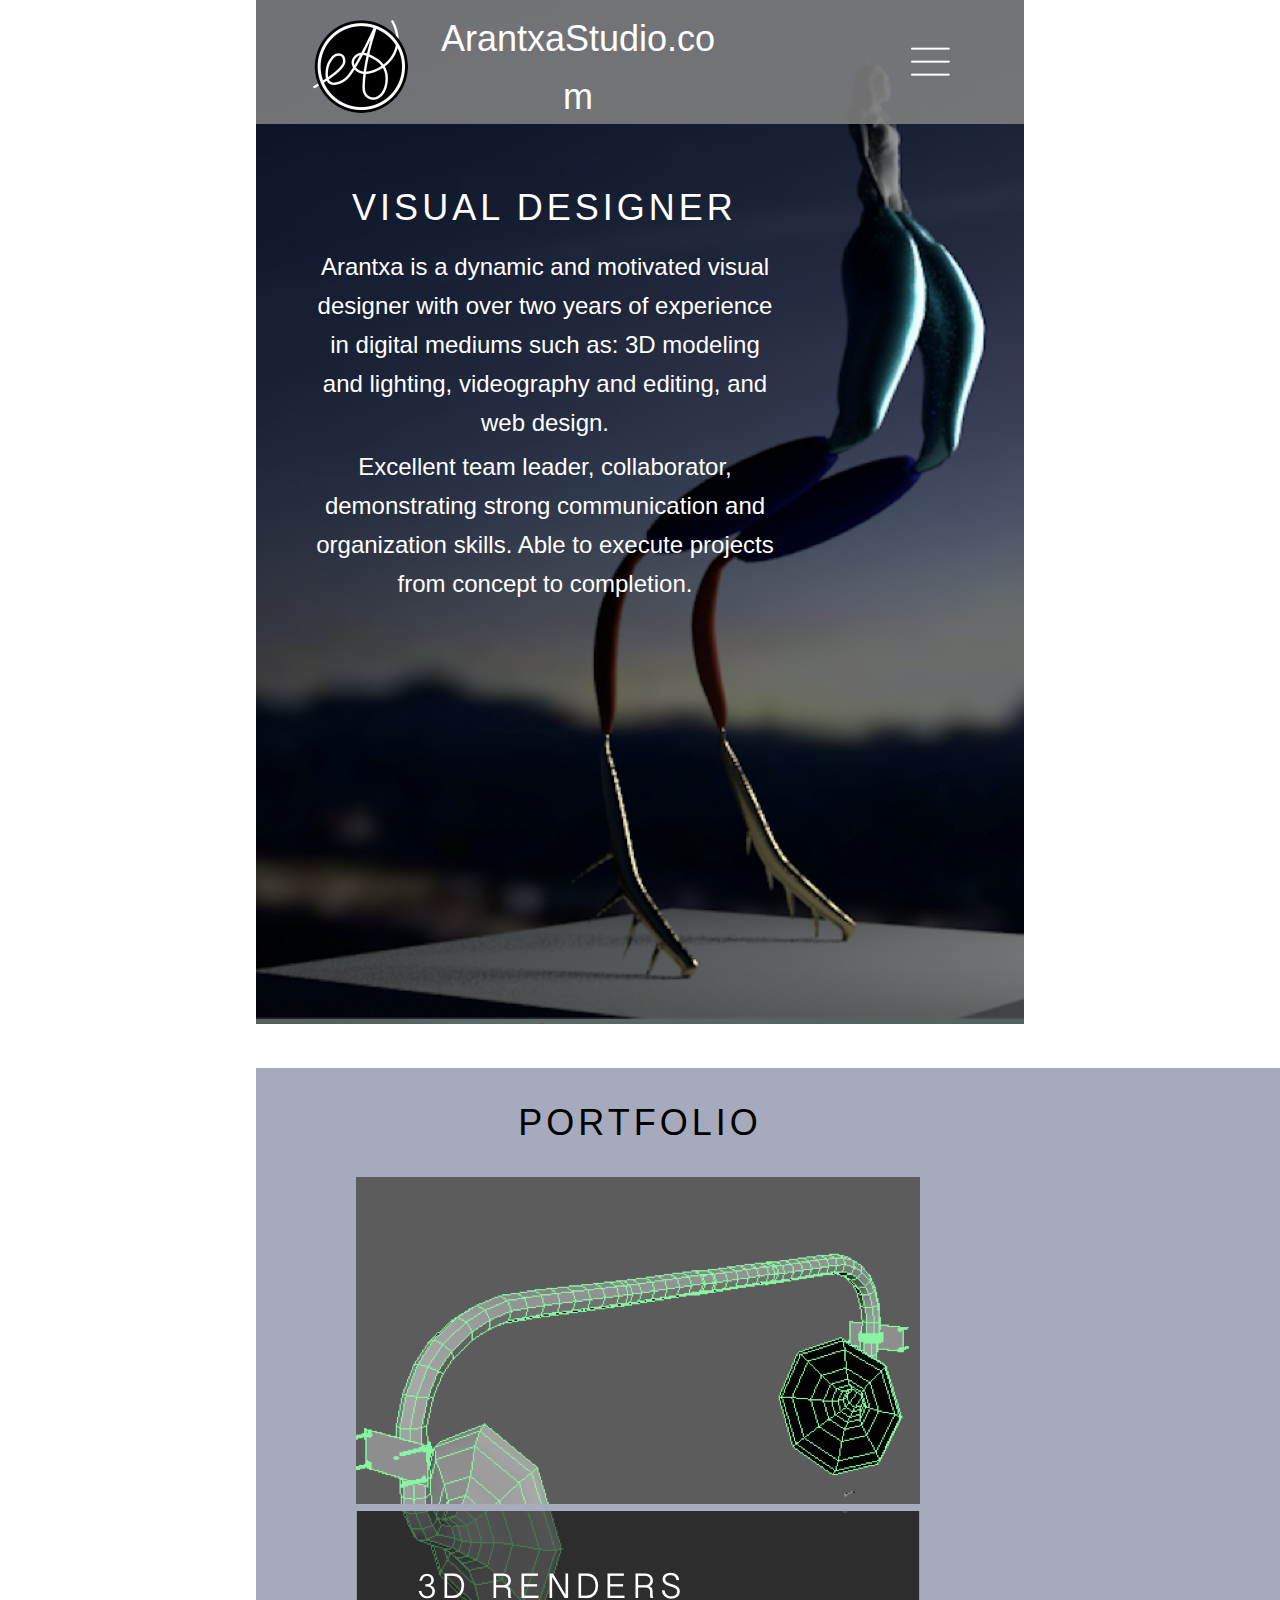
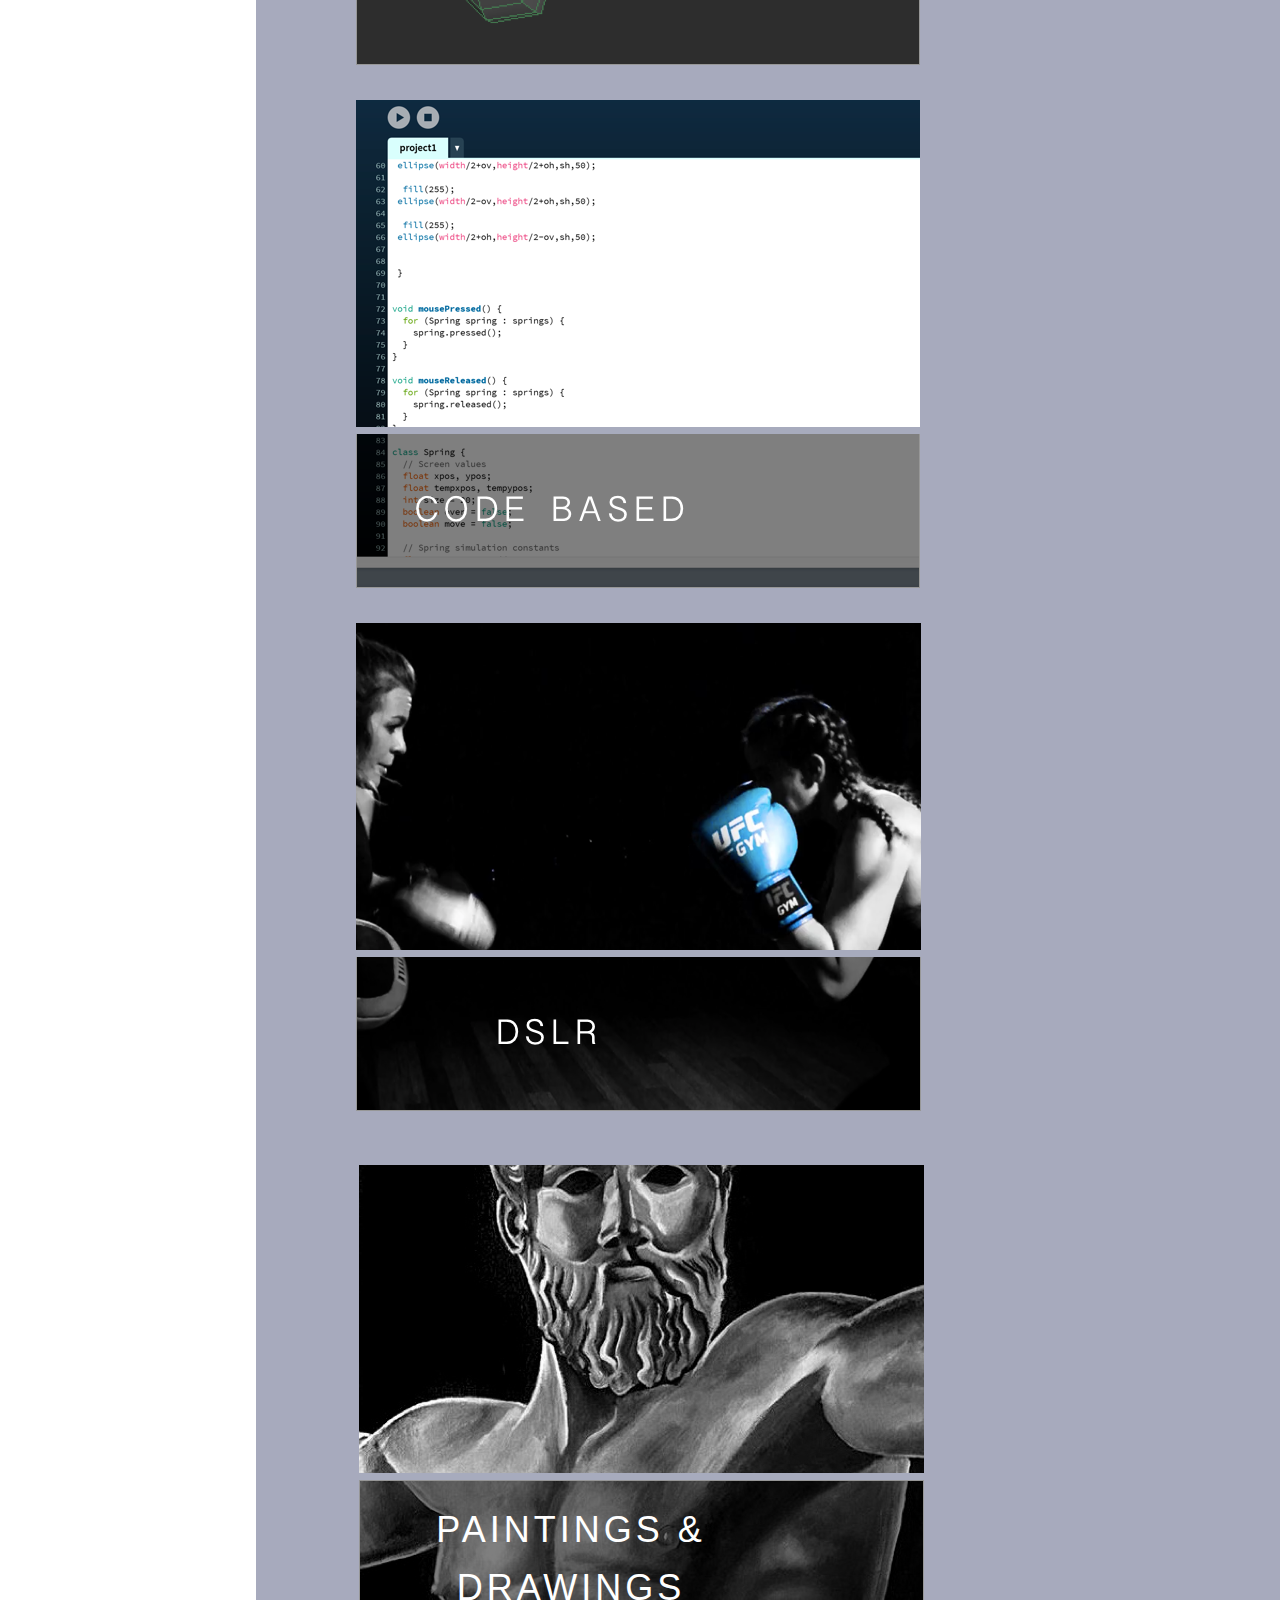
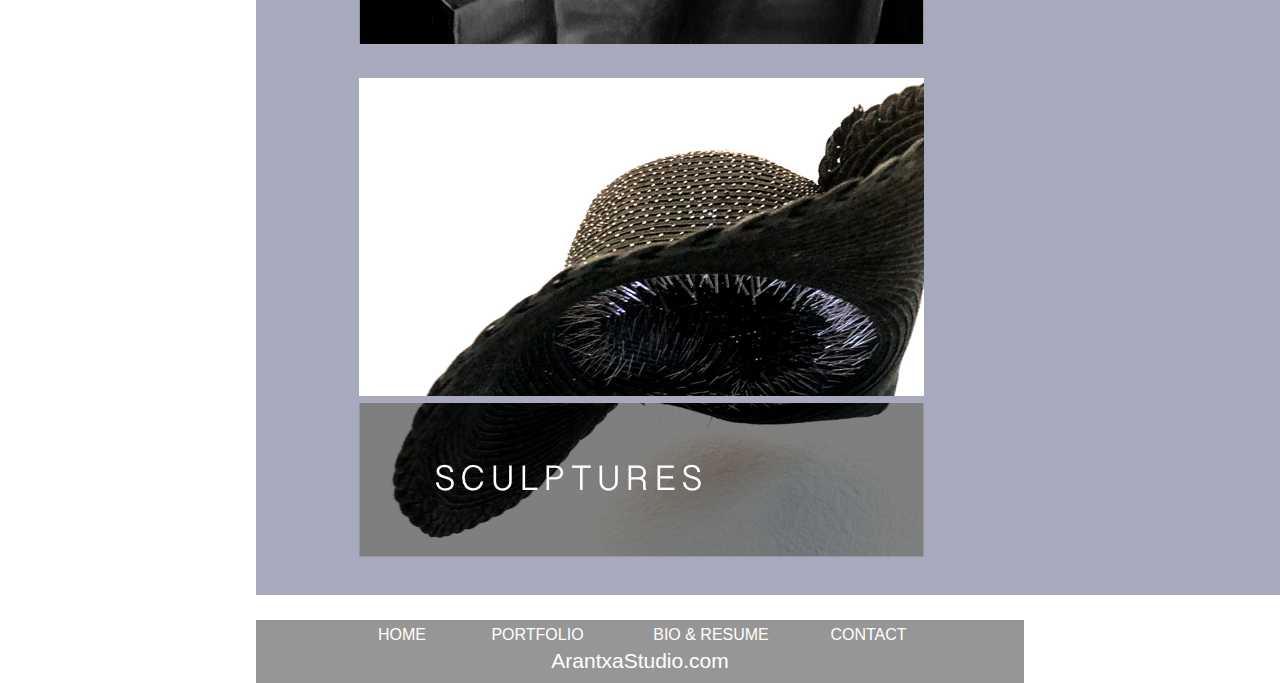
<file: sketch_artist_web/tablethome.html>
<!DOCTYPE html>
<html>
    <head>
        <link href="./img/favicon.png" rel="shortcut icon"/>
        <meta charset="utf-8"/>
        <meta content="width=device-width, initial-scale=1.0, maximum-scale=1.0" name="viewport"/>
        <link href="./css/tabletHome.css" rel="stylesheet" type="text/css"/>
        <meta content="AnimaApp.com - Design to code, Automated." name="author"/>
    </head>
    <body style="margin: 0;
 background: rgba(255, 255, 255, 1.0);">
        <input id="anPageName" name="page" type="hidden" value="tablethome"/>
        <div class="tablethome anima-word-break ">
            <div style="width: 768px; height: 100%; position:relative; margin:auto;">
                <div class="hero">
                    <div class="mask">
                    </div>
                    <img alt="Image" anima-src="./img/tablet---home-prosthetic2.png" class="prosthetic2" src="[data-uri]"/>
                    <div class="arantxaisadynamic anima-valign-text-middle">
                        Arantxa is a dynamic and motivated visual designer with over two years of experience in digital mediums such as: 3D modeling and lighting, videography and editing, and web design.
                    </div>
                    <div class="excellentteamleade anima-valign-text-middle">
                        Excellent team leader, collaborator, demonstrating strong communication and organization skills. Able to execute projects from concept to completion.
                    </div>
                    <div class="visualdesigner anima-valign-text-middle">
                        VISUAL DESIGNER
                    </div>
                </div>
                <div class="footer">
                    <div class="rectangle">
                    </div>
                    <div class="arantxastudiocomfooter">
                        <div class="background">
                        </div>
                        <div class="arantxastudiocom anima-valign-text-middle">
                            ArantxaStudio.com
                        </div>
                    </div>
                    <div class="nav">
                        <div class="tablethome1">
                            <a href="tablethome.html">
                                <div class="home anima-valign-text-middle">
                                    HOME
                                </div>
                            </a>
                        </div>
                        <div class="tabletportfolio">
                            <a href="tabletportfolio.html">
                                <div class="portfolio1 anima-valign-text-middle">
                                    PORTFOLIO
                                </div>
                            </a>
                        </div>
                        <div class="tabletbio">
                            <div class="background">
                            </div>
                            <a href="tabletbiores.html">
                                <div class="bioresume anima-valign-text-middle">
                                    BIO &amp; RESUME
                                </div>
                            </a>
                        </div>
                        <div class="tabletcontact">
                            <div class="background">
                            </div>
                            <a href="tabletcontact.html">
                                <div class="contact anima-valign-text-middle">
                                    CONTACT
                                </div>
                            </a>
                        </div>
                    </div>
                </div>
                <div class="header">
                    <div class="rectangle">
                    </div>
                    <div class="logo">
                        <div class="mask">
                        </div>
                        <img alt="Image" anima-src="./img/tablet---home-favicon@2x.png" class="favicon" src="[data-uri]"/>
                    </div>
                    <div class="arantxastudiocom">
                        <div class="arantxastudiocom1 anima-valign-text-middle">
                            ArantxaStudio.com
                        </div>
                    </div>
                    <div class="iconmenuwhite">
                        <div class="background">
                        </div>
                        <img alt="Image" anima-src="./img/mobile--bio--res-path-4@2x.png" class="path4" src="[data-uri]"/>
                        <img alt="Image" anima-src="./img/mobile--bio--res-path-4@2x.png" class="path4copy" src="[data-uri]"/>
                        <img alt="Image" anima-src="./img/mobile--bio--res-path-4@2x.png" class="path4copy2" src="[data-uri]"/>
                    </div>
                </div>
                <div class="portfolio">
                    <div class="rectangle">
                    </div>
                    <div class="portfolio1 anima-valign-text-middle">
                        PORTFOLIO
                    </div>
                    <img alt="Image" anima-src="./img/tablet---home-sculptures.png" class="sculptures" src="[data-uri]"/>
                    <div class="paintings">
                        <div class="mask">
                        </div>
                        <img alt="Image" anima-src="./img/tablet---home-painting.png" class="painting" src="[data-uri]"/>
                        <div class="rectangle1">
                        </div>
                        <div class="paintingsdrawings anima-valign-text-middle">
                            PAINTINGS &amp; DRAWINGS
                        </div>
                        <img alt="Image" anima-src="./img/tablet---portfolio-line.png" class="line" src="[data-uri]"/>
                    </div>
                    <img alt="Image" anima-src="./img/tablet---home-dslr.png" class="dslr" src="[data-uri]"/>
                    <img alt="Image" anima-src="./img/tablet---home-code-based.png" class="codebased" src="[data-uri]"/>
                    <img alt="Image" anima-src="./img/tablet---portfolio-3d-renders-.png" class="a3drenders" src="[data-uri]"/>
                </div>
            </div>
        </div>
        <!-- Scripts -->
        <script>
            anima_isHidden = function(e) {
                if (!(e instanceof HTMLElement)) return !1;
                if (getComputedStyle(e).display == "none") return !0; else if (e.parentNode && anima_isHidden(e.parentNode)) return !0;
                return !1;
            };
            anima_loadAsyncSrcForTag = function(tag) {
                var elements = document.getElementsByTagName(tag);
                var toLoad = [];
                for (var i = 0; i < elements.length; i++) {
                    var e = elements[i];
                    var src = e.getAttribute("src");
                    var loaded = (src != undefined && src.length > 0 && src != '[data-uri]');
                    if (loaded) continue;
                    var asyncSrc = e.getAttribute("anima-src");
                    if (asyncSrc == undefined || asyncSrc.length == 0) continue;
                    if (anima_isHidden(e)) continue;
                    toLoad.push(e);
                }
                toLoad.sort(function(a, b) {
                    return anima_getTop(a) - anima_getTop(b);
                });
                for (var i = 0; i < toLoad.length; i++) {
                    var e = toLoad[i];
                    var asyncSrc = e.getAttribute("anima-src");
                    e.setAttribute("src", asyncSrc);
                }
            };
            anima_pauseHiddenVideos = function(tag) {
                var elements = document.getElementsByTagName("video");
                for (var i = 0; i < elements.length; i++) {
                    var e = elements[i];
                    var isPlaying = !!(e.currentTime > 0 && !e.paused && !e.ended && e.readyState > 2);
                    var isHidden = anima_isHidden(e);
                    if (!isPlaying && !isHidden && e.getAttribute("autoplay") == "autoplay") {
                        e.play();
                    } else if (isPlaying && isHidden) {
                        e.pause();
                    }
                }
            };
            anima_loadAsyncSrc = function(tag) {
                anima_loadAsyncSrcForTag("img");
                anima_loadAsyncSrcForTag("iframe");
                anima_loadAsyncSrcForTag("video");
                anima_pauseHiddenVideos();
            };
            var anima_getTop = function(e) {
                var top = 0;
                do {
                    top += e.offsetTop || 0;
                    e = e.offsetParent;
                } while (e);
                return top;
            };
            anima_loadAsyncSrc();
            anima_old_onResize = window.onresize;
            anima_new_onResize = undefined;
            anima_updateOnResize = function() {
                if (anima_new_onResize == undefined || window.onresize != anima_new_onResize) {
                    anima_new_onResize = function(x) {
                        if (anima_old_onResize != undefined) anima_old_onResize(x);
                        anima_loadAsyncSrc();
                    };
                    window.onresize = anima_new_onResize;
                    setTimeout(function() {
                        anima_updateOnResize();
                    }, 3000);
                }
            };
            anima_updateOnResize();
            setTimeout(function() {
                anima_loadAsyncSrc();
            }, 200);
        </script>
        <!-- End of Scripts -->
    </body>
</html>
</file>
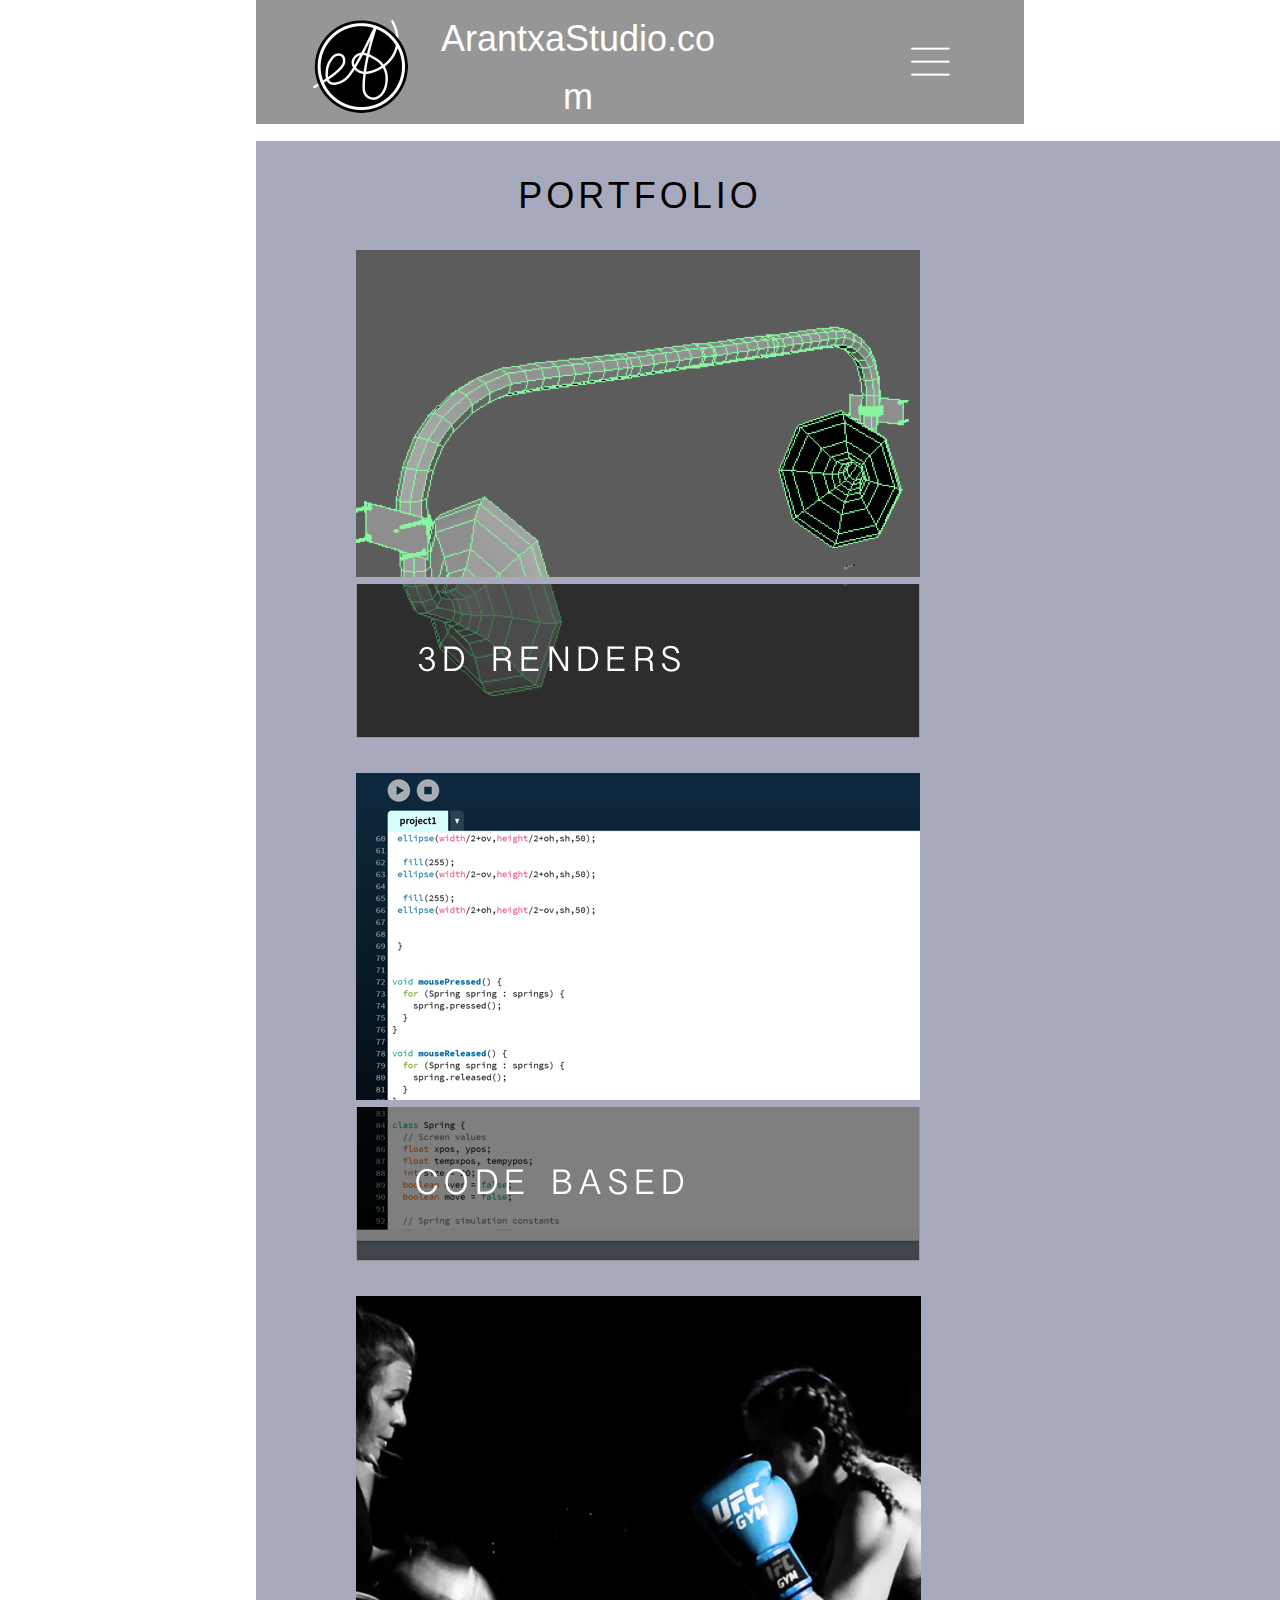
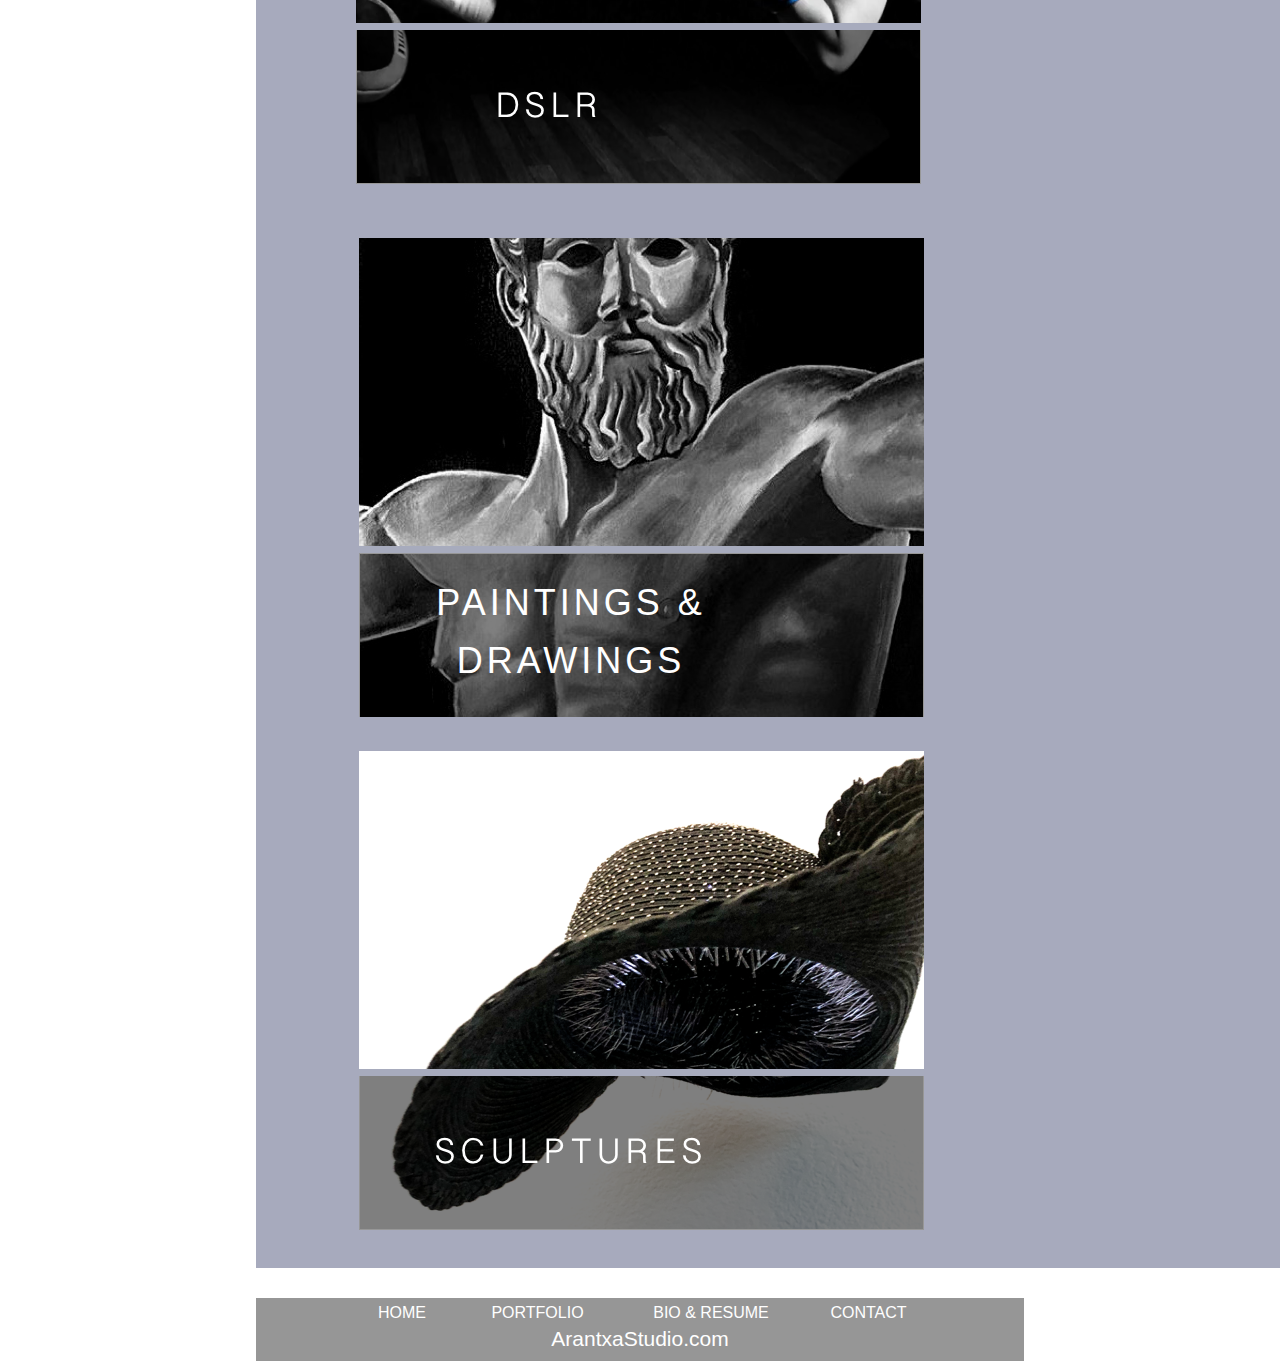
<file: sketch_artist_web/tabletportfolio.html>
<!DOCTYPE html>
<html>
    <head>
        <link href="./img/favicon.png" rel="shortcut icon"/>
        <meta charset="utf-8"/>
        <meta content="width=device-width, initial-scale=1.0, maximum-scale=1.0" name="viewport"/>
        <link href="./css/tabletPortfolio.css" rel="stylesheet" type="text/css"/>
        <meta content="AnimaApp.com - Design to code, Automated." name="author"/>
    </head>
    <body style="margin: 0;
 background: rgba(255, 255, 255, 1.0);">
        <input id="anPageName" name="page" type="hidden" value="tabletportfolio"/>
        <div class="tabletportfolio anima-word-break ">
            <div style="width: 768px; height: 100%; position:relative; margin:auto;">
                <div class="header">
                    <div class="rectangle">
                    </div>
                    <div class="logo">
                        <div class="mask">
                        </div>
                        <img alt="Image" anima-src="./img/tablet---home-favicon@2x.png" class="favicon" src="[data-uri]"/>
                    </div>
                    <div class="arantxastudiocom">
                        <div class="arantxastudiocom1 anima-valign-text-middle">
                            ArantxaStudio.com
                        </div>
                    </div>
                    <div class="iconmenuwhite">
                        <div class="background">
                        </div>
                        <img alt="Image" anima-src="./img/mobile--bio--res-path-4@2x.png" class="path4" src="[data-uri]"/>
                        <img alt="Image" anima-src="./img/mobile--bio--res-path-4@2x.png" class="path4copy" src="[data-uri]"/>
                        <img alt="Image" anima-src="./img/mobile--bio--res-path-4@2x.png" class="path4copy2" src="[data-uri]"/>
                    </div>
                </div>
                <div class="portfolio">
                    <div class="rectangle">
                    </div>
                    <div class="portfolio1 anima-valign-text-middle">
                        PORTFOLIO
                    </div>
                    <img alt="Image" anima-src="./img/tablet---home-sculptures.png" class="sculptures" src="[data-uri]"/>
                    <div class="paintings">
                        <div class="mask">
                        </div>
                        <img alt="Image" anima-src="./img/tablet---home-painting.png" class="painting" src="[data-uri]"/>
                        <div class="rectangle1">
                        </div>
                        <div class="paintingsdrawings anima-valign-text-middle">
                            PAINTINGS &amp; DRAWINGS
                        </div>
                        <img alt="Image" anima-src="./img/tablet---portfolio-line.png" class="line" src="[data-uri]"/>
                    </div>
                    <img alt="Image" anima-src="./img/tablet---home-dslr.png" class="dslr" src="[data-uri]"/>
                    <img alt="Image" anima-src="./img/tablet---home-code-based.png" class="codebased" src="[data-uri]"/>
                    <img alt="Image" anima-src="./img/tablet---portfolio-3d-renders-.png" class="a3drenders" src="[data-uri]"/>
                </div>
                <div class="footer">
                    <div class="rectangle">
                    </div>
                    <div class="arantxastudiocomfooter">
                        <div class="background">
                        </div>
                        <div class="arantxastudiocom anima-valign-text-middle">
                            ArantxaStudio.com
                        </div>
                    </div>
                    <div class="nav">
                        <div class="tablethome">
                            <a href="tablethome.html">
                                <div class="home anima-valign-text-middle">
                                    HOME
                                </div>
                            </a>
                        </div>
                        <div class="tabletportfolio1">
                            <a href="tabletportfolio.html">
                                <div class="portfolio1 anima-valign-text-middle">
                                    PORTFOLIO
                                </div>
                            </a>
                        </div>
                        <div class="tabletbio">
                            <div class="background">
                            </div>
                            <a href="tabletbiores.html">
                                <div class="bioresume anima-valign-text-middle">
                                    BIO &amp; RESUME
                                </div>
                            </a>
                        </div>
                        <div class="tabletcontact">
                            <div class="background">
                            </div>
                            <a href="tabletcontact.html">
                                <div class="contact anima-valign-text-middle">
                                    CONTACT
                                </div>
                            </a>
                        </div>
                    </div>
                </div>
            </div>
        </div>
        <!-- Scripts -->
        <script>
            anima_isHidden = function(e) {
                if (!(e instanceof HTMLElement)) return !1;
                if (getComputedStyle(e).display == "none") return !0; else if (e.parentNode && anima_isHidden(e.parentNode)) return !0;
                return !1;
            };
            anima_loadAsyncSrcForTag = function(tag) {
                var elements = document.getElementsByTagName(tag);
                var toLoad = [];
                for (var i = 0; i < elements.length; i++) {
                    var e = elements[i];
                    var src = e.getAttribute("src");
                    var loaded = (src != undefined && src.length > 0 && src != '[data-uri]');
                    if (loaded) continue;
                    var asyncSrc = e.getAttribute("anima-src");
                    if (asyncSrc == undefined || asyncSrc.length == 0) continue;
                    if (anima_isHidden(e)) continue;
                    toLoad.push(e);
                }
                toLoad.sort(function(a, b) {
                    return anima_getTop(a) - anima_getTop(b);
                });
                for (var i = 0; i < toLoad.length; i++) {
                    var e = toLoad[i];
                    var asyncSrc = e.getAttribute("anima-src");
                    e.setAttribute("src", asyncSrc);
                }
            };
            anima_pauseHiddenVideos = function(tag) {
                var elements = document.getElementsByTagName("video");
                for (var i = 0; i < elements.length; i++) {
                    var e = elements[i];
                    var isPlaying = !!(e.currentTime > 0 && !e.paused && !e.ended && e.readyState > 2);
                    var isHidden = anima_isHidden(e);
                    if (!isPlaying && !isHidden && e.getAttribute("autoplay") == "autoplay") {
                        e.play();
                    } else if (isPlaying && isHidden) {
                        e.pause();
                    }
                }
            };
            anima_loadAsyncSrc = function(tag) {
                anima_loadAsyncSrcForTag("img");
                anima_loadAsyncSrcForTag("iframe");
                anima_loadAsyncSrcForTag("video");
                anima_pauseHiddenVideos();
            };
            var anima_getTop = function(e) {
                var top = 0;
                do {
                    top += e.offsetTop || 0;
                    e = e.offsetParent;
                } while (e);
                return top;
            };
            anima_loadAsyncSrc();
            anima_old_onResize = window.onresize;
            anima_new_onResize = undefined;
            anima_updateOnResize = function() {
                if (anima_new_onResize == undefined || window.onresize != anima_new_onResize) {
                    anima_new_onResize = function(x) {
                        if (anima_old_onResize != undefined) anima_old_onResize(x);
                        anima_loadAsyncSrc();
                    };
                    window.onresize = anima_new_onResize;
                    setTimeout(function() {
                        anima_updateOnResize();
                    }, 3000);
                }
            };
            anima_updateOnResize();
            setTimeout(function() {
                anima_loadAsyncSrc();
            }, 200);
        </script>
        <!-- End of Scripts -->
    </body>
</html>
</file>
<file: sketch_artist_web/css/pcHome.css>
.pchome {
  width               : 100%;
  min-width           : 1440px;
  height              : 100vh;
  min-height          : 3885px;
  position            : relative;
  overflow            : hidden;
  margin              : 0px;
  -webkit-font-smoothing: antialiased;
  -moz-osx-font-smoothing: grayscale;
  background-color    : rgba(255, 255, 255, 1.0);
  opacity             : 1.0;
}
a {
  text-decoration     : none;
}
div {
  -webkit-text-size-adjust: none;
}
.anima-full-width-a {
  width               : 100%;
}
.anima-full-height-a {
  height              : 100%;
}
div {
  -webkit-text-size-adjust: none;
}
.pchome .hero {
  background-color    : rgba(215, 215, 215, 1.0);
  top                 : 0px;
  height              : 1024px;
  width               : 1437px;
  position            : absolute;
  margin              : 0;
  left                : 3px;
  overflow            : hidden;
  transform           : rotate(0deg);
  opacity             : 1.0;
}
.pchome .hero .mask {
  background-color    : rgba(215, 215, 215, 1.0);
  top                 : 0px;
  height              : 1024px;
  width               : 1437px;
  position            : absolute;
  margin              : 0;
  left                : 0px;
  transform           : rotate(0deg);
  opacity             : 1.0;
}
.pchome .hero .prosthetic2 {
  background-color    : rgba(255,255,255,0.0);
  top                 : 0px;
  height              : 1024px;
  width               : 1448px;
  position            : absolute;
  margin              : 0;
  left                : 0px;
  transform           : rotate(0deg);
  opacity             : 1.0;
}
.pchome .hero .arantxaisadynamic {
  background-color    : rgba(255,255,255,0.0);
  top                 : 251px;
  height              : 186px;
  width               : 462px;
  position            : absolute;
  margin              : 0;
  left                : 113px;
  transform           : rotate(0deg);
  opacity             : 1.0;
  font-family         : "KannadaSangamMN", Helvetica, Arial, serif;
  font-size           : 24.0px;
  color               : rgba(255, 255, 255, 1.0);
  text-align          : center;
  line-height         : 39.0px;
}
.pchome .hero .excellentteamleade {
  background-color    : rgba(255,255,255,0.0);
  top                 : 457px;
  height              : 136px;
  width               : 462px;
  position            : absolute;
  margin              : 0;
  left                : 113px;
  transform           : rotate(0deg);
  opacity             : 1.0;
  font-family         : "KannadaSangamMN", Helvetica, Arial, serif;
  font-size           : 24.0px;
  color               : rgba(255, 255, 255, 1.0);
  text-align          : center;
  line-height         : 39.0px;
}
.pchome .hero .visualdesigner {
  background-color    : rgba(255,255,255,0.0);
  top                 : 163px;
  height              : 90px;
  width               : 389px;
  position            : absolute;
  margin              : 0;
  left                : 149px;
  transform           : rotate(0deg);
  opacity             : 1.0;
  font-family         : "KannadaSangamMN-Bold", Helvetica, Arial, serif;
  font-size           : 36.0px;
  color               : rgba(255, 255, 255, 1.0);
  text-align          : center;
  letter-spacing      : 4.0px;
  line-height         : 58.0px;
}
.pchome .header {
  background-color    : rgba(255,255,255,0.0);
  top                 : 0px;
  height              : 124px;
  width               : 1440px;
  position            : absolute;
  margin              : 0;
  left                : 0px;
  transform           : rotate(0deg);
  opacity             : 1.0;
}
.pchome .header .rectangle {
  background-color    : rgba(132, 132, 132, 0.85);
  top                 : 0px;
  height              : 124px;
  width               : 1440px;
  position            : absolute;
  margin              : 0;
  left                : 0px;
  transform           : rotate(0deg);
  opacity             : 1.0;
}
.pchome .header .logo {
  background-color    : rgba(255,255,255,0.0);
  top                 : 17px;
  height              : 98px;
  width               : 98px;
  position            : absolute;
  margin              : 0;
  left                : 57px;
  overflow            : hidden;
  transform           : rotate(0deg);
  opacity             : 1.0;
}
.pchome .header .logo .mask {
  background-color    : rgba(255,255,255,0.0);
  top                 : 0px;
  height              : 98px;
  width               : 98px;
  position            : absolute;
  margin              : 0;
  left                : 0px;
  transform           : rotate(0deg);
  opacity             : 1.0;
}
.pchome .header .logo .favicon {
  background-color    : rgba(255,255,255,0.0);
  top                 : 3px;
  height              : 93px;
  width               : 95px;
  position            : absolute;
  margin              : 0;
  left                : 0px;
  transform           : rotate(0deg);
  opacity             : 1.0;
}
.pchome .header .nav {
  background-color    : rgba(255,255,255,0.0);
  top                 : 50px;
  height              : 36px;
  width               : 545px;
  position            : absolute;
  margin              : 0;
  left                : 842px;
  transform           : rotate(0deg);
  opacity             : 1.0;
}
.pchome .header .nav .home {
  background-color    : rgba(255,255,255,0.0);
  top                 : 0px;
  height              : 36px;
  width               : 70px;
  position            : absolute;
  margin              : 0;
  left                : 0px;
  transform           : rotate(0deg);
  opacity             : 1.0;
}
.pchome .header .nav .home .home1 {
  background-color    : rgba(255,255,255,0.0);
  top                 : 0px;
  height              : 36px;
  width               : 72px;
  position            : absolute;
  margin              : 0;
  left                : -1px;
  transform           : rotate(0deg);
  opacity             : 1.0;
  font-family         : "KannadaSangamMN", Helvetica, Arial, serif;
  font-size           : 16.0px;
  color               : rgba(255, 255, 255, 1.0);
  text-align          : center;
  line-height         : 26.0px;
}
.pchome .header .nav .portfolio1 {
  background-color    : rgba(255,255,255,0.0);
  top                 : 0px;
  height              : 36px;
  width               : 109px;
  position            : absolute;
  margin              : 0;
  left                : 116px;
  transform           : rotate(0deg);
  opacity             : 1.0;
}
.pchome .header .nav .portfolio1 .portfolio2 {
  background-color    : rgba(255,255,255,0.0);
  top                 : 0px;
  height              : 36px;
  width               : 111px;
  position            : absolute;
  margin              : 0;
  left                : -1px;
  transform           : rotate(0deg);
  opacity             : 1.0;
  font-family         : "KannadaSangamMN", Helvetica, Arial, serif;
  font-size           : 16.0px;
  color               : rgba(255, 255, 255, 1.0);
  text-align          : center;
  line-height         : 26.0px;
}
.pchome .header .nav .bioresume {
  background-color    : rgba(255,255,255,0.0);
  top                 : 0px;
  height              : 36px;
  width               : 124px;
  position            : absolute;
  margin              : 0;
  left                : 282px;
  overflow            : hidden;
  transform           : rotate(0deg);
  opacity             : 1.0;
}
.pchome .header .nav .bioresume .background {
  background-color    : rgba(255,255,255,0.0);
  top                 : 0px;
  height              : 36px;
  width               : 124px;
  position            : absolute;
  margin              : 0;
  left                : 0px;
  transform           : rotate(0deg);
  opacity             : 1.0;
}
.pchome .header .nav .bioresume .bioresume1 {
  background-color    : rgba(255,255,255,0.0);
  top                 : 10px;
  height              : 16px;
  width               : 126px;
  position            : absolute;
  margin              : 0;
  left                : -1px;
  transform           : rotate(0deg);
  opacity             : 1.0;
  font-family         : "KannadaSangamMN", Helvetica, Arial, serif;
  font-size           : 16.0px;
  color               : rgba(255, 255, 255, 1.0);
  text-align          : center;
  line-height         : 26.0px;
}
.pchome .header .nav .contact {
  background-color    : rgba(255,255,255,0.0);
  top                 : 0px;
  height              : 36px;
  width               : 85px;
  position            : absolute;
  margin              : 0;
  left                : 460px;
  overflow            : hidden;
  transform           : rotate(0deg);
  opacity             : 1.0;
}
.pchome .header .nav .contact .background {
  background-color    : rgba(255,255,255,0.0);
  top                 : 0px;
  height              : 36px;
  width               : 85px;
  position            : absolute;
  margin              : 0;
  left                : 0px;
  transform           : rotate(0deg);
  opacity             : 1.0;
}
.pchome .header .nav .contact .contact1 {
  background-color    : rgba(255,255,255,0.0);
  top                 : 7px;
  height              : 21px;
  width               : 83px;
  position            : absolute;
  margin              : 0;
  left                : -1px;
  transform           : rotate(0deg);
  opacity             : 1.0;
  font-family         : "KannadaSangamMN", Helvetica, Arial, serif;
  font-size           : 16.0px;
  color               : rgba(255, 255, 255, 1.0);
  text-align          : center;
  line-height         : 26.0px;
}
.pchome .header .arantxastudiocom {
  background-color    : rgba(255,255,255,0.0);
  top                 : 50px;
  height              : 36px;
  width               : 300px;
  position            : absolute;
  margin              : 0;
  left                : 172px;
  transform           : rotate(0deg);
  opacity             : 1.0;
}
.pchome .header .arantxastudiocom .arantxastudiocom1 {
  background-color    : rgba(255,255,255,0.0);
  top                 : 0px;
  height              : 36px;
  width               : 302px;
  position            : absolute;
  margin              : 0;
  left                : -1px;
  transform           : rotate(0deg);
  opacity             : 1.0;
  font-family         : "KannadaSangamMN-Bold", Helvetica, Arial, serif;
  font-size           : 36.0px;
  color               : rgba(255, 255, 255, 1.0);
  text-align          : center;
  line-height         : 58.0px;
}
.pchome .footer {
  background-color    : rgba(255,255,255,0.0);
  top                 : 3822px;
  height              : 63px;
  width               : 1440px;
  position            : absolute;
  margin              : 0;
  left                : 0px;
  transform           : rotate(0deg);
  opacity             : 1.0;
}
.pchome .footer .rectangle {
  background-color    : rgba(132, 132, 132, 0.85);
  top                 : 0px;
  height              : 63px;
  width               : 1440px;
  position            : absolute;
  margin              : 0;
  left                : 0px;
  transform           : rotate(0deg);
  opacity             : 1.0;
}
.pchome .footer .logo {
  background-color    : rgba(255,255,255,0.0);
  top                 : 0px;
  height              : 52px;
  width               : 52px;
  position            : absolute;
  margin              : 0;
  left                : 61px;
  overflow            : hidden;
  transform           : rotate(0deg);
  opacity             : 1.0;
}
.pchome .footer .logo .mask {
  background-color    : rgba(255,255,255,0.0);
  top                 : 0px;
  height              : 52px;
  width               : 52px;
  position            : absolute;
  margin              : 0;
  left                : 0px;
  transform           : rotate(0deg);
  opacity             : 1.0;
}
.pchome .footer .logo .favicon {
  background-color    : rgba(255,255,255,0.0);
  top                 : 2px;
  height              : 49px;
  width               : 51px;
  position            : absolute;
  margin              : 0;
  left                : 0px;
  transform           : rotate(0deg);
  opacity             : 1.0;
}
.pchome .footer .nav {
  background-color    : rgba(255,255,255,0.0);
  top                 : 10px;
  height              : 36px;
  width               : 546px;
  position            : absolute;
  margin              : 0;
  left                : 841px;
  transform           : rotate(0deg);
  opacity             : 1.0;
}
.pchome .footer .nav .home {
  background-color    : rgba(255,255,255,0.0);
  top                 : 0px;
  height              : 36px;
  width               : 70px;
  position            : absolute;
  margin              : 0;
  left                : 0px;
  transform           : rotate(0deg);
  opacity             : 1.0;
}
.pchome .footer .nav .home .home1 {
  background-color    : rgba(255,255,255,0.0);
  top                 : 0px;
  height              : 36px;
  width               : 72px;
  position            : absolute;
  margin              : 0;
  left                : -1px;
  transform           : rotate(0deg);
  opacity             : 1.0;
  font-family         : "KannadaSangamMN", Helvetica, Arial, serif;
  font-size           : 16.0px;
  color               : rgba(255, 255, 255, 1.0);
  text-align          : center;
  line-height         : 26.0px;
}
.pchome .footer .nav .portfolio1 {
  background-color    : rgba(255,255,255,0.0);
  top                 : 0px;
  height              : 36px;
  width               : 109px;
  position            : absolute;
  margin              : 0;
  left                : 116px;
  transform           : rotate(0deg);
  opacity             : 1.0;
}
.pchome .footer .nav .portfolio1 .portfolio2 {
  background-color    : rgba(255,255,255,0.0);
  top                 : 0px;
  height              : 36px;
  width               : 111px;
  position            : absolute;
  margin              : 0;
  left                : -1px;
  transform           : rotate(0deg);
  opacity             : 1.0;
  font-family         : "KannadaSangamMN", Helvetica, Arial, serif;
  font-size           : 16.0px;
  color               : rgba(255, 255, 255, 1.0);
  text-align          : center;
  line-height         : 26.0px;
}
.pchome .footer .nav .bioresume {
  background-color    : rgba(255,255,255,0.0);
  top                 : 0px;
  height              : 36px;
  width               : 124px;
  position            : absolute;
  margin              : 0;
  left                : 282px;
  overflow            : hidden;
  transform           : rotate(0deg);
  opacity             : 1.0;
}
.pchome .footer .nav .bioresume .background {
  background-color    : rgba(255,255,255,0.0);
  top                 : 0px;
  height              : 36px;
  width               : 124px;
  position            : absolute;
  margin              : 0;
  left                : 0px;
  transform           : rotate(0deg);
  opacity             : 1.0;
}
.pchome .footer .nav .bioresume .bioresume1 {
  background-color    : rgba(255,255,255,0.0);
  top                 : 10px;
  height              : 16px;
  width               : 126px;
  position            : absolute;
  margin              : 0;
  left                : -1px;
  transform           : rotate(0deg);
  opacity             : 1.0;
  font-family         : "KannadaSangamMN", Helvetica, Arial, serif;
  font-size           : 16.0px;
  color               : rgba(255, 255, 255, 1.0);
  text-align          : center;
  line-height         : 26.0px;
}
.pchome .footer .nav .contact {
  background-color    : rgba(255,255,255,0.0);
  top                 : 0px;
  height              : 36px;
  width               : 85px;
  position            : absolute;
  margin              : 0;
  left                : 461px;
  overflow            : hidden;
  transform           : rotate(0deg);
  opacity             : 1.0;
}
.pchome .footer .nav .contact .background {
  background-color    : rgba(255,255,255,0.0);
  top                 : 0px;
  height              : 36px;
  width               : 85px;
  position            : absolute;
  margin              : 0;
  left                : 0px;
  transform           : rotate(0deg);
  opacity             : 1.0;
}
.pchome .footer .nav .contact .contact1 {
  background-color    : rgba(255,255,255,0.0);
  top                 : 7px;
  height              : 21px;
  width               : 83px;
  position            : absolute;
  margin              : 0;
  left                : -1px;
  transform           : rotate(0deg);
  opacity             : 1.0;
  font-family         : "KannadaSangamMN", Helvetica, Arial, serif;
  font-size           : 16.0px;
  color               : rgba(255, 255, 255, 1.0);
  text-align          : center;
  line-height         : 26.0px;
}
.pchome .footer .arantxastudiocomfooter {
  background-color    : rgba(255,255,255,0.0);
  top                 : 10px;
  height              : 36px;
  width               : 178px;
  position            : absolute;
  margin              : 0;
  left                : 143px;
  overflow            : hidden;
  transform           : rotate(0deg);
  opacity             : 1.0;
}
.pchome .footer .arantxastudiocomfooter .background {
  background-color    : rgba(255,255,255,0.0);
  top                 : 0px;
  height              : 36px;
  width               : 178px;
  position            : absolute;
  margin              : 0;
  left                : 0px;
  transform           : rotate(0deg);
  opacity             : 1.0;
}
.pchome .footer .arantxastudiocomfooter .arantxastudiocom {
  background-color    : rgba(255,255,255,0.0);
  top                 : 0px;
  height              : 36px;
  width               : 302px;
  position            : absolute;
  margin              : 0;
  left                : -62px;
  transform           : rotate(0deg);
  opacity             : 1.0;
  font-family         : "KannadaSangamMN-Bold", Helvetica, Arial, serif;
  font-size           : 21.0px;
  color               : rgba(255, 255, 255, 1.0);
  text-align          : center;
  line-height         : 34.0px;
}
.pchome .portfolio {
  background-color    : rgba(255,255,255,0.0);
  top                 : 1067px;
  height              : 2727px;
  width               : 1440px;
  position            : absolute;
  margin              : 0;
  left                : 0px;
  transform           : rotate(0deg);
  opacity             : 1.0;
}
.pchome .portfolio .rectangle {
  background-color    : rgba(167, 170, 189, 1.0);
  top                 : 0px;
  height              : 2727px;
  width               : 1440px;
  position            : absolute;
  margin              : 0;
  left                : 0px;
  transform           : rotate(0deg);
  opacity             : 1.0;
}
.pchome .portfolio .portfolio1 {
  background-color    : rgba(255,255,255,0.0);
  top                 : 40px;
  height              : 38px;
  width               : 470px;
  position            : absolute;
  margin              : 0;
  left                : 487px;
  transform           : rotate(0deg);
  opacity             : 1.0;
  font-family         : "KannadaSangamMN-Bold", Helvetica, Arial, serif;
  font-size           : 36.0px;
  color               : rgba(0, 0, 0, 1.0);
  text-align          : center;
  letter-spacing      : 4.0px;
  line-height         : 32.0px;
}
.pchome .portfolio .sculptures {
  background-color    : rgba(255,255,255,0.0);
  top                 : 2201px;
  height              : 488px;
  width               : 1199px;
  position            : absolute;
  margin              : 0;
  left                : 123px;
  transform           : rotate(0deg);
  opacity             : 1.0;
}
.pchome .portfolio .paintings {
  background-color    : rgba(255,255,255,0.0);
  top                 : 1678px;
  height              : 488px;
  width               : 1199px;
  position            : absolute;
  margin              : 0;
  left                : 123px;
  transform           : rotate(0deg);
  opacity             : 1.0;
}
.pchome .portfolio .dslr {
  background-color    : rgba(255,255,255,0.0);
  top                 : 1155px;
  height              : 488px;
  width               : 1199px;
  position            : absolute;
  margin              : 0;
  left                : 120px;
  transform           : rotate(0deg);
  opacity             : 1.0;
}
.pchome .portfolio .codebased {
  background-color    : rgba(0, 0, 0, 0.1);
  top                 : 632px;
  height              : 488px;
  width               : 1199px;
  position            : absolute;
  margin              : 0;
  left                : 120px;
  overflow            : hidden;
  transform           : rotate(0deg);
  opacity             : 1.0;
}
.pchome .portfolio .codebased .mask {
  background-color    : rgba(0, 0, 0, 0.1);
  top                 : 0px;
  height              : 488px;
  width               : 1199px;
  position            : absolute;
  margin              : 0;
  left                : 0px;
  transform           : rotate(0deg);
  opacity             : 1.0;
}
.pchome .portfolio .codebased .codebased2 {
  background-color    : rgba(255,255,255,0.0);
  top                 : -135px;
  height              : 948px;
  width               : 1219px;
  position            : absolute;
  margin              : 0;
  left                : -3px;
  transform           : rotate(0deg);
  opacity             : 1.0;
}
.pchome .portfolio .codebased .rectangle1 {
  background-color    : rgba(0, 0, 0, 0.5);
  top                 : 330px;
  height              : 158px;
  box-sizing          : border-box;
  width               : 1199px;
  position            : absolute;
  margin              : 0;
  left                : 0px;
  border-style        : solid;
  border-width        : 1px;
  border-color        : rgba(150, 150, 150, 1.0);
  transform           : rotate(0deg);
  opacity             : 1.0;
}
.pchome .portfolio .codebased .codebased1 {
  background-color    : rgba(255,255,255,0.0);
  top                 : 383px;
  height              : 52px;
  width               : 637px;
  position            : absolute;
  margin              : 0;
  left                : 281px;
  transform           : rotate(0deg);
  opacity             : 1.0;
  font-family         : "KannadaSangamMN", Helvetica, Arial, serif;
  font-size           : 36.0px;
  color               : rgba(255, 255, 255, 1.0);
  text-align          : center;
  letter-spacing      : 4.0px;
  line-height         : 58.0px;
}
.pchome .portfolio .codebased .line {
  background-color    : rgba(255,255,255,0.0);
  top                 : 327px;
  height              : 7px;
  width               : 1204px;
  position            : absolute;
  margin              : 0;
  left                : -1px;
  transform           : rotate(0deg);
  opacity             : 1.0;
}
.pchome .portfolio .a3drenders {
  background-color    : rgba(255,255,255,0.0);
  top                 : 109px;
  height              : 488px;
  width               : 1199px;
  position            : absolute;
  margin              : 0;
  left                : 120px;
  transform           : rotate(0deg);
  opacity             : 1.0;
}
/* .anima-animate-appear prefix for appear animations */
.anima-animate-appear {
  opacity             : 0;
  display             : block;
  -webkit-animation   : anima-reveal 0.3s ease-in-out 1 normal forwards;
  -moz-animation      : anima-reveal 0.3s ease-in 1 normal forwards;
  -o-animation        : anima-reveal 0.3s ease-in-out 1 normal forwards;
  animation           : anima-reveal 0.3s ease-in-out 1 normal forwards;
}
.anima-animate-disappear {
  opacity             : 1;
  display             : block;
  -webkit-animation   : anima-reveal 0.3s ease-in-out 1 reverse forwards;
  -moz-animation      : anima-reveal 0.3s ease-in 1 normal forwards;
  -o-animation        : anima-reveal 0.3s ease-in-out 1 reverse forwards;
  animation           : anima-reveal 0.3s ease-in-out 1 reverse forwards;
}
.anima-animate-nodelay {
  -webkit-animation-delay: 0;
  -moz-animation-delay: 0;
  -o-animation-delay  : 0;
  animation-delay     : 0;
}
@-webkit-keyframes anima-reveal {
  0%
   
  {
      opacity: 0;
    }
  
    
  100%
   
  {
      opacity: 1;
    }
}
@-moz-keyframes anima-reveal {
  0%
   
  {
      opacity: 0;
    }
  
    
  100%
   
  {
      opacity: 1;
    }
}
@-o-keyframes anima-reveal {
  0%
   
  {
      opacity: 0;
    }
  
    
  100%
   
  {
      opacity: 1;
    }
}
@keyframes anima-reveal {
  0%
   
  {
      opacity: 0;
    }
  
    
  100%
   
  {
      opacity: 1;
    }
}
.anima-valign-text-middle {
  display             : flex;
  flex-direction      : column;
  justify-content     : center;
}
.anima-component-wrapper,
.anima-component-wrapper * {
  pointer-events      : none;
}
.anima-component-wrapper a *,
.anima-component-wrapper a,
.anima-component-wrapper input,
.anima-component-wrapper video,
.anima-component-wrapper iframe,
.anima-listeners-active,
.anima-listeners-active * {
  pointer-events      : auto;
}
.anima-hidden,
.anima-hidden * {
  visibility          : hidden;
  pointer-events      : none;
}
.anima-smart-layers-pointers,
.anima-smart-layers-pointers * {
  pointer-events      : auto;
  visibility          : visible;
}
.anima-component-wrapper.anima-not-ready,
.anima-component-wrapper.anima-not-ready * {
  visibility          : hidden !important;
}
.anima-listeners-active-click,
.anima-listeners-active-click * {
  cursor              : pointer;
}
.anima-word-break {
  overflow-wrap       : break-word;
  word-wrap           : break-word;
  word-break          : break-all;
  word-break          : break-word;
}
</file>
<file: sketch_artist_web/css/mobileBioRes.css>
.mobilebiores {
  width               : 100%;
  min-width           : 320px;
  height              : 100vh;
  min-height          : 2351px;
  position            : relative;
  overflow            : hidden;
  margin              : 0px;
  -webkit-font-smoothing: antialiased;
  -moz-osx-font-smoothing: grayscale;
  background-color    : rgba(255, 255, 255, 1.0);
  opacity             : 1.0;
}
a {
  text-decoration     : none;
}
div {
  -webkit-text-size-adjust: none;
}
.anima-full-width-a {
  width               : 100%;
}
.anima-full-height-a {
  height              : 100%;
}
div {
  -webkit-text-size-adjust: none;
}
.mobilebiores .footer {
  background-color    : rgba(255,255,255,0.0);
  top                 : 2310px;
  height              : 41px;
  width               : 320px;
  position            : absolute;
  margin              : 0;
  left                : 0px;
  transform           : rotate(0deg);
  opacity             : 1.0;
}
.mobilebiores .footer .rectangle {
  background-color    : rgba(132, 132, 132, 0.85);
  top                 : 0px;
  height              : 41px;
  width               : 320px;
  position            : absolute;
  margin              : 0;
  left                : 0px;
  transform           : rotate(0deg);
  opacity             : 1.0;
}
.mobilebiores .footer .arantxastudiocomfooter {
  background-color    : rgba(255,255,255,0.0);
  top                 : 5px;
  height              : 30px;
  width               : 320px;
  position            : absolute;
  margin              : 0;
  left                : 0px;
  overflow            : hidden;
  transform           : rotate(0deg);
  opacity             : 1.0;
}
.mobilebiores .footer .arantxastudiocomfooter .background {
  background-color    : rgba(255,255,255,0.0);
  top                 : 0px;
  height              : 30px;
  width               : 320px;
  position            : absolute;
  margin              : 0;
  left                : 0px;
  transform           : rotate(0deg);
  opacity             : 1.0;
}
.mobilebiores .footer .arantxastudiocomfooter .arantxastudiocom {
  background-color    : rgba(255,255,255,0.0);
  top                 : 0px;
  height              : 30px;
  width               : 541px;
  position            : absolute;
  margin              : 0;
  left                : -111px;
  transform           : rotate(0deg);
  opacity             : 1.0;
  font-family         : "KannadaSangamMN-Bold", Helvetica, Arial, serif;
  font-size           : 21.0px;
  color               : rgba(255, 255, 255, 1.0);
  text-align          : center;
  line-height         : 34.0px;
}
.mobilebiores .resume {
  background-color    : rgba(255,255,255,0.0);
  top                 : 1739px;
  height              : 553px;
  width               : 320px;
  position            : absolute;
  margin              : 0;
  left                : 0px;
  transform           : rotate(0deg);
  opacity             : 1.0;
}
.mobilebiores .resume .rectangle {
  background-color    : rgba(167, 170, 189, 1.0);
  top                 : 0px;
  height              : 553px;
  width               : 320px;
  position            : absolute;
  margin              : 0;
  left                : 0px;
  transform           : rotate(0deg);
  opacity             : 1.0;
}
.mobilebiores .resume .buttonview {
  background-color    : rgba(255,255,255,0.0);
  top                 : 66px;
  height              : 66px;
  width               : 278px;
  position            : absolute;
  margin              : 0;
  left                : 21px;
  transform           : rotate(0deg);
  opacity             : 1.0;
}
.mobilebiores .resume .buttonview .rectangle1 {
  background-color    : rgba(240, 213, 168, 1.0);
  top                 : 0px;
  height              : 66px;
  width               : 278px;
  position            : absolute;
  margin              : 0;
  left                : 0px;
  border-radius       : 33px;
  transform           : rotate(0deg);
  opacity             : 1.0;
}
.mobilebiores .resume .buttonview .download {
  background-color    : rgba(255,255,255,0.0);
  top                 : 0px;
  height              : 66px;
  width               : 280px;
  position            : absolute;
  margin              : 0;
  left                : -1px;
  transform           : rotate(0deg);
  opacity             : 1.0;
  font-family         : "KannadaSangamMN-Bold", Helvetica, Arial, serif;
  font-size           : 24.0px;
  color               : rgba(0, 0, 0, 1.0);
  text-align          : center;
  letter-spacing      : 9.0px;
  line-height         : 39.0px;
}
.mobilebiores .resume .resume20201 {
  background-color    : rgba(255,255,255,0.0);
  top                 : 143px;
  height              : 383px;
  width               : 296px;
  position            : absolute;
  margin              : 0;
  left                : 12px;
  transform           : rotate(0deg);
  opacity             : 1.0;
}
.mobilebiores .resume .resume1 {
  background-color    : rgba(255,255,255,0.0);
  top                 : 14px;
  height              : 36px;
  width               : 322px;
  position            : absolute;
  margin              : 0;
  left                : -1px;
  transform           : rotate(0deg);
  opacity             : 1.0;
  font-family         : "KannadaSangamMN-Bold", Helvetica, Arial, serif;
  font-size           : 36.0px;
  color               : rgba(0, 0, 0, 1.0);
  text-align          : center;
  letter-spacing      : 4.0px;
  line-height         : 32.0px;
}
.mobilebiores .hero {
  background-color    : rgba(215, 215, 215, 1.0);
  top                 : 0px;
  height              : 1721px;
  width               : 320px;
  position            : absolute;
  margin              : 0;
  left                : 0px;
  overflow            : hidden;
  transform           : rotate(0deg);
  opacity             : 1.0;
}
.mobilebiores .hero .mask {
  background-color    : rgba(215, 215, 215, 1.0);
  top                 : 0px;
  height              : 1721px;
  width               : 320px;
  position            : absolute;
  margin              : 0;
  left                : 0px;
  transform           : rotate(0deg);
  opacity             : 1.0;
}
.mobilebiores .hero .selfiegrey {
  background-color    : rgba(255,255,255,0.0);
  top                 : 0px;
  height              : 476px;
  width               : 595px;
  position            : absolute;
  margin              : 0;
  left                : -91px;
  transform           : rotate(0deg);
  opacity             : 1.0;
}
.mobilebiores .hero .rectanglecopy {
  background-color    : rgba(0, 0, 0, 0.5);
  top                 : 476px;
  height              : 1245px;
  width               : 331px;
  position            : absolute;
  margin              : 0;
  left                : -10px;
  transform           : rotate(0deg);
  opacity             : 1.0;
}
.mobilebiores .hero .linecopy {
  background-color    : rgba(255,255,255,0.0);
  top                 : 472px;
  height              : 5px;
  width               : 345px;
  position            : absolute;
  margin              : 0;
  left                : -14px;
  transform           : rotate(0deg);
  opacity             : 1.0;
}
.mobilebiores .hero .arantxaastudillois {
  background-color    : rgba(255,255,255,0.0);
  top                 : 489px;
  height              : auto;
  width               : 287px;
  position            : absolute;
  margin              : 0;
  left                : 19px;
  transform           : rotate(0deg);
  opacity             : 1.0;
  font-family         : "KannadaSangamMN", Helvetica, Arial, serif;
  font-size           : 24.0px;
  color               : rgba(255, 255, 255, 1.0);
  text-align          : center;
  letter-spacing      : 2.67px;
  line-height         : 39.0px;
}
.mobilebiores .biographyresume {
  background-color    : rgba(255,255,255,0.0);
  top                 : 375px;
  height              : 92px;
  width               : 322px;
  position            : absolute;
  margin              : 0;
  left                : -1px;
  transform           : rotate(0deg);
  opacity             : 1.0;
  font-family         : "KannadaSangamMN-Bold", Helvetica, Arial, serif;
  font-size           : 36.0px;
  color               : rgba(255, 255, 255, 1.0);
  text-align          : center;
  letter-spacing      : 4.0px;
  line-height         : 58.0px;
}
.mobilebiores .header {
  background-color    : rgba(255,255,255,0.0);
  top                 : 0px;
  height              : 81px;
  width               : 320px;
  position            : absolute;
  margin              : 0;
  left                : 0px;
  transform           : rotate(0deg);
  opacity             : 1.0;
}
.mobilebiores .header .rectangle {
  background-color    : rgba(132, 132, 132, 0.85);
  top                 : 0px;
  height              : 81px;
  width               : 320px;
  position            : absolute;
  margin              : 0;
  left                : 0px;
  transform           : rotate(0deg);
  opacity             : 1.0;
}
.mobilebiores .header .logo {
  background-color    : rgba(255,255,255,0.0);
  top                 : 7px;
  height              : 69px;
  width               : 69px;
  position            : absolute;
  margin              : 0;
  left                : 18px;
  overflow            : hidden;
  transform           : rotate(0deg);
  opacity             : 1.0;
}
.mobilebiores .header .logo .mask {
  background-color    : rgba(255,255,255,0.0);
  top                 : 0px;
  height              : 69px;
  width               : 69px;
  position            : absolute;
  margin              : 0;
  left                : 0px;
  transform           : rotate(0deg);
  opacity             : 1.0;
}
.mobilebiores .header .logo .favicon {
  background-color    : rgba(255,255,255,0.0);
  top                 : 2px;
  height              : 65px;
  width               : 67px;
  position            : absolute;
  margin              : 0;
  left                : 0px;
  transform           : rotate(0deg);
  opacity             : 1.0;
}
.mobilebiores .header .iconmenuwhite {
  background-color    : rgba(255,255,255,0.0);
  top                 : 7px;
  height              : 65px;
  width               : 65px;
  position            : absolute;
  margin              : 0;
  left                : 239px;
  overflow            : hidden;
  transform           : rotate(0deg);
  opacity             : 1.0;
}
.mobilebiores .header .iconmenuwhite .background {
  background-color    : rgba(255,255,255,0.0);
  top                 : 0px;
  height              : 65px;
  width               : 65px;
  position            : absolute;
  margin              : 0;
  left                : 0px;
  transform           : rotate(0deg);
  opacity             : 1.0;
}
.mobilebiores .header .iconmenuwhite .path4 {
  background-color    : rgba(255,255,255,0.0);
  top                 : 31px;
  height              : 3px;
  width               : 39px;
  position            : absolute;
  margin              : 0;
  left                : 13px;
  transform           : rotate(0deg);
  opacity             : 1.0;
}
.mobilebiores .header .iconmenuwhite .path4copy {
  background-color    : rgba(255,255,255,0.0);
  top                 : 18px;
  height              : 3px;
  width               : 39px;
  position            : absolute;
  margin              : 0;
  left                : 13px;
  transform           : rotate(0deg);
  opacity             : 1.0;
}
.mobilebiores .header .iconmenuwhite .path4copy2 {
  background-color    : rgba(255,255,255,0.0);
  top                 : 44px;
  height              : 3px;
  width               : 39px;
  position            : absolute;
  margin              : 0;
  left                : 13px;
  transform           : rotate(0deg);
  opacity             : 1.0;
}
/* .anima-animate-appear prefix for appear animations */
.anima-animate-appear {
  opacity             : 0;
  display             : block;
  -webkit-animation   : anima-reveal 0.3s ease-in-out 1 normal forwards;
  -moz-animation      : anima-reveal 0.3s ease-in 1 normal forwards;
  -o-animation        : anima-reveal 0.3s ease-in-out 1 normal forwards;
  animation           : anima-reveal 0.3s ease-in-out 1 normal forwards;
}
.anima-animate-disappear {
  opacity             : 1;
  display             : block;
  -webkit-animation   : anima-reveal 0.3s ease-in-out 1 reverse forwards;
  -moz-animation      : anima-reveal 0.3s ease-in 1 normal forwards;
  -o-animation        : anima-reveal 0.3s ease-in-out 1 reverse forwards;
  animation           : anima-reveal 0.3s ease-in-out 1 reverse forwards;
}
.anima-animate-nodelay {
  -webkit-animation-delay: 0;
  -moz-animation-delay: 0;
  -o-animation-delay  : 0;
  animation-delay     : 0;
}
@-webkit-keyframes anima-reveal {
  0%
   
  {
      opacity: 0;
    }
  
    
  100%
   
  {
      opacity: 1;
    }
}
@-moz-keyframes anima-reveal {
  0%
   
  {
      opacity: 0;
    }
  
    
  100%
   
  {
      opacity: 1;
    }
}
@-o-keyframes anima-reveal {
  0%
   
  {
      opacity: 0;
    }
  
    
  100%
   
  {
      opacity: 1;
    }
}
@keyframes anima-reveal {
  0%
   
  {
      opacity: 0;
    }
  
    
  100%
   
  {
      opacity: 1;
    }
}
.anima-valign-text-middle {
  display             : flex;
  flex-direction      : column;
  justify-content     : center;
}
.anima-component-wrapper,
.anima-component-wrapper * {
  pointer-events      : none;
}
.anima-component-wrapper a *,
.anima-component-wrapper a,
.anima-component-wrapper input,
.anima-component-wrapper video,
.anima-component-wrapper iframe,
.anima-listeners-active,
.anima-listeners-active * {
  pointer-events      : auto;
}
.anima-hidden,
.anima-hidden * {
  visibility          : hidden;
  pointer-events      : none;
}
.anima-smart-layers-pointers,
.anima-smart-layers-pointers * {
  pointer-events      : auto;
  visibility          : visible;
}
.anima-component-wrapper.anima-not-ready,
.anima-component-wrapper.anima-not-ready * {
  visibility          : hidden !important;
}
.anima-listeners-active-click,
.anima-listeners-active-click * {
  cursor              : pointer;
}
.anima-word-break {
  overflow-wrap       : break-word;
  word-wrap           : break-word;
  word-break          : break-all;
  word-break          : break-word;
}
</file>
<file: sketch_artist_web/css/mobileContact.css>
.mobilecontact {
  width               : 100%;
  min-width           : 320px;
  height              : 100vh;
  min-height          : 823px;
  position            : relative;
  overflow            : hidden;
  margin              : 0px;
  -webkit-font-smoothing: antialiased;
  -moz-osx-font-smoothing: grayscale;
  background-color    : rgba(255, 255, 255, 1.0);
  opacity             : 1.0;
}
a {
  text-decoration     : none;
}
div {
  -webkit-text-size-adjust: none;
}
.anima-full-width-a {
  width               : 100%;
}
.anima-full-height-a {
  height              : 100%;
}
div {
  -webkit-text-size-adjust: none;
}
.mobilecontact .hero {
  background-color    : rgba(215, 215, 215, 1.0);
  top                 : 0px;
  height              : 813px;
  width               : 320px;
  position            : absolute;
  margin              : 0;
  left                : 0px;
  overflow            : hidden;
  transform           : rotate(0deg);
  opacity             : 1.0;
}
.mobilecontact .hero .mask {
  background-color    : rgba(215, 215, 215, 1.0);
  top                 : 0px;
  height              : 813px;
  width               : 320px;
  position            : absolute;
  margin              : 0;
  left                : 0px;
  transform           : rotate(0deg);
  opacity             : 1.0;
}
.mobilecontact .hero .hand {
  background-color    : rgba(255,255,255,0.0);
  top                 : -200px;
  height              : 1078px;
  width               : 813px;
  position            : absolute;
  margin              : 0;
  left                : -146px;
  transform           : rotate(0deg);
  opacity             : 1.0;
}
.mobilecontact .hero .rectanglecopy {
  background-color    : rgba(0, 0, 0, 0.5);
  top                 : 171px;
  height              : 595px;
  width               : 331px;
  position            : absolute;
  margin              : 0;
  left                : -10px;
  transform           : rotate(0deg);
  opacity             : 1.0;
}
.mobilecontact .hero .linecopy {
  background-color    : rgba(255,255,255,0.0);
  top                 : 169px;
  height              : 5px;
  width               : 345px;
  position            : absolute;
  margin              : 0;
  left                : -14px;
  transform           : rotate(0deg);
  opacity             : 1.0;
}
.mobilecontact .contactform {
  background-color    : rgba(255,255,255,0.0);
  top                 : 293px;
  height              : 448px;
  width               : 419px;
  position            : absolute;
  margin              : 0;
  left                : 12px;
  transform           : rotate(0deg);
  opacity             : 1.0;
}
.mobilecontact .contactform .messege {
  background-color    : rgba(255,255,255,0.0);
  top                 : 200px;
  height              : 178px;
  width               : 299px;
  position            : absolute;
  margin              : 0;
  left                : 0px;
  transform           : rotate(0deg);
  opacity             : 1.0;
}
.mobilecontact .contactform .messege .rectangle {
  background-color    : rgba(0, 0, 0, 0.75);
  top                 : 7px;
  height              : 171px;
  box-sizing          : border-box;
  width               : 299px;
  position            : absolute;
  margin              : 0;
  left                : 0px;
  border-style        : solid;
  border-width        : 2px;
  border-color        : rgba(202, 202, 202, 1.0);
  transform           : rotate(0deg);
  opacity             : 1.0;
}
.mobilecontact .contactform .messege .yourmessege {
  background-color    : rgba(255,255,255,0.0);
  top                 : 0px;
  height              : 65px;
  width               : 199px;
  position            : absolute;
  margin              : 0;
  left                : 10px;
  transform           : rotate(0deg);
  opacity             : 1.0;
  font-family         : "KannadaSangamMN", Helvetica, Arial, serif;
  font-size           : 16.0px;
  color               : rgba(202, 202, 202, 1.0);
  text-align          : left;
  line-height         : 16.0px;
}
.mobilecontact .contactform .messege .yourmessege .span1 {
  line-height         : 26.0px;
}
.mobilecontact .contactform .messege .yourmessege .span2 {
  font-family         : "LucidaGrande", Helvetica, Arial, serif;
  line-height         : 18.0px;
}
.mobilecontact .contactform .subject {
  background-color    : rgba(255,255,255,0.0);
  top                 : 138px;
  height              : 55px;
  width               : 299px;
  position            : absolute;
  margin              : 0;
  left                : 0px;
  transform           : rotate(0deg);
  opacity             : 1.0;
}
.mobilecontact .contactform .subject .rectangle {
  background-color    : rgba(0, 0, 0, 0.75);
  top                 : 0px;
  height              : 55px;
  box-sizing          : border-box;
  width               : 299px;
  position            : absolute;
  margin              : 0;
  left                : 0px;
  border-style        : solid;
  border-width        : 2px;
  border-color        : rgba(202, 202, 202, 1.0);
  transform           : rotate(0deg);
  opacity             : 1.0;
}
.mobilecontact .contactform .subject .subject1 {
  background-color    : rgba(255,255,255,0.0);
  top                 : 17px;
  height              : 21px;
  width               : 199px;
  position            : absolute;
  margin              : 0;
  left                : 10px;
  transform           : rotate(0deg);
  opacity             : 1.0;
  font-family         : "KannadaSangamMN", Helvetica, Arial, serif;
  font-size           : 16.0px;
  color               : rgba(202, 202, 202, 1.0);
  text-align          : left;
  line-height         : 16.0px;
}
.mobilecontact .contactform .subject .subject1 .span1 {
  line-height         : 26.0px;
}
.mobilecontact .contactform .subject .subject1 .span2 {
  font-family         : "LucidaGrande", Helvetica, Arial, serif;
  line-height         : 18.0px;
}
.mobilecontact .contactform .name {
  background-color    : rgba(255,255,255,0.0);
  top                 : 0px;
  height              : 124px;
  width               : 419px;
  position            : absolute;
  margin              : 0;
  left                : 0px;
  transform           : rotate(0deg);
  opacity             : 1.0;
}
.mobilecontact .contactform .name .email {
  background-color    : rgba(255,255,255,0.0);
  top                 : 69px;
  height              : 55px;
  width               : 419px;
  position            : absolute;
  margin              : 0;
  left                : 0px;
  transform           : rotate(0deg);
  opacity             : 1.0;
}
.mobilecontact .contactform .name .email .rectangle1 {
  background-color    : rgba(0, 0, 0, 0.75);
  top                 : 0px;
  height              : 55px;
  box-sizing          : border-box;
  width               : 299px;
  position            : absolute;
  margin              : 0;
  left                : 0px;
  border-style        : solid;
  border-width        : 2px;
  border-color        : rgba(202, 202, 202, 1.0);
  transform           : rotate(0deg);
  opacity             : 1.0;
}
.mobilecontact .contactform .name .email .emailu2026 {
  background-color    : rgba(255,255,255,0.0);
  top                 : 17px;
  height              : 21px;
  width               : 404px;
  position            : absolute;
  margin              : 0;
  left                : 17px;
  transform           : rotate(0deg);
  opacity             : 1.0;
  font-family         : "KannadaSangamMN", Helvetica, Arial, serif;
  font-size           : 16.0px;
  color               : rgba(202, 202, 202, 1.0);
  text-align          : left;
  line-height         : 16.0px;
}
.mobilecontact .contactform .name .email .emailu2026 .span1 {
  line-height         : 26.0px;
}
.mobilecontact .contactform .name .email .emailu2026 .span2 {
  font-family         : "LucidaGrande", Helvetica, Arial, serif;
  line-height         : 18.0px;
}
.mobilecontact .contactform .name .rectangle {
  background-color    : rgba(0, 0, 0, 0.75);
  top                 : 0px;
  height              : 55px;
  box-sizing          : border-box;
  width               : 299px;
  position            : absolute;
  margin              : 0;
  left                : 0px;
  border-style        : solid;
  border-width        : 2px;
  border-color        : rgba(202, 202, 202, 1.0);
  transform           : rotate(0deg);
  opacity             : 1.0;
}
.mobilecontact .contactform .name .typeyourname {
  background-color    : rgba(255,255,255,0.0);
  top                 : 17px;
  height              : 21px;
  width               : 308px;
  position            : absolute;
  margin              : 0;
  left                : 15px;
  transform           : rotate(0deg);
  opacity             : 1.0;
  font-family         : "KannadaSangamMN", Helvetica, Arial, serif;
  font-size           : 16.0px;
  color               : rgba(202, 202, 202, 1.0);
  text-align          : left;
  line-height         : 16.0px;
}
.mobilecontact .contactform .name .typeyourname .span1 {
  line-height         : 26.0px;
}
.mobilecontact .contactform .name .typeyourname .span2 {
  font-family         : "LucidaGrande", Helvetica, Arial, serif;
  line-height         : 18.0px;
}
.mobilecontact .contactform .button {
  background-color    : rgba(255,255,255,0.0);
  top                 : 392px;
  height              : 56px;
  width               : 285px;
  position            : absolute;
  margin              : 0;
  left                : 7px;
  transform           : rotate(0deg);
  opacity             : 1.0;
}
.mobilecontact .contactform .button .rectangle {
  background-color    : rgba(241, 214, 168, 1.0);
  top                 : 1px;
  height              : 55px;
  width               : 285px;
  position            : absolute;
  margin              : 0;
  left                : 0px;
  border-radius       : 27px;
  transform           : rotate(0deg);
  opacity             : 1.0;
}
.mobilecontact .contactform .button .sendmessege {
  background-color    : rgba(255,255,255,0.0);
  top                 : 0px;
  height              : 55px;
  width               : 239px;
  position            : absolute;
  margin              : 0;
  left                : 25px;
  transform           : rotate(0deg);
  opacity             : 1.0;
  font-family         : "KannadaSangamMN-Bold", Helvetica, Arial, serif;
  font-size           : 20.0px;
  color               : rgba(0, 0, 0, 1.0);
  text-align          : center;
  letter-spacing      : 4.0px;
  line-height         : 32.0px;
}
.mobilecontact .iwanttohearfromyoucopy2 {
  background-color    : rgba(255,255,255,0.0);
  top                 : 184px;
  height              : 81px;
  width               : 322px;
  position            : absolute;
  margin              : 0;
  left                : -1px;
  transform           : rotate(0deg);
  opacity             : 1.0;
  font-family         : "KannadaSangamMN-Bold", Helvetica, Arial, serif;
  font-size           : 36.0px;
  color               : rgba(255, 255, 255, 1.0);
  text-align          : center;
  letter-spacing      : 4.0px;
  line-height         : 58.0px;
}
.mobilecontact .footer {
  background-color    : rgba(255,255,255,0.0);
  top                 : 782px;
  height              : 41px;
  width               : 320px;
  position            : absolute;
  margin              : 0;
  left                : 0px;
  transform           : rotate(0deg);
  opacity             : 1.0;
}
.mobilecontact .footer .rectangle {
  background-color    : rgba(132, 132, 132, 0.85);
  top                 : 0px;
  height              : 41px;
  width               : 320px;
  position            : absolute;
  margin              : 0;
  left                : 0px;
  transform           : rotate(0deg);
  opacity             : 1.0;
}
.mobilecontact .footer .arantxastudiocomfooter {
  background-color    : rgba(255,255,255,0.0);
  top                 : 5px;
  height              : 30px;
  width               : 320px;
  position            : absolute;
  margin              : 0;
  left                : 0px;
  overflow            : hidden;
  transform           : rotate(0deg);
  opacity             : 1.0;
}
.mobilecontact .footer .arantxastudiocomfooter .background {
  background-color    : rgba(255,255,255,0.0);
  top                 : 0px;
  height              : 30px;
  width               : 320px;
  position            : absolute;
  margin              : 0;
  left                : 0px;
  transform           : rotate(0deg);
  opacity             : 1.0;
}
.mobilecontact .footer .arantxastudiocomfooter .arantxastudiocom {
  background-color    : rgba(255,255,255,0.0);
  top                 : 0px;
  height              : 30px;
  width               : 541px;
  position            : absolute;
  margin              : 0;
  left                : -111px;
  transform           : rotate(0deg);
  opacity             : 1.0;
  font-family         : "KannadaSangamMN-Bold", Helvetica, Arial, serif;
  font-size           : 21.0px;
  color               : rgba(255, 255, 255, 1.0);
  text-align          : center;
  line-height         : 34.0px;
}
.mobilecontact .header {
  background-color    : rgba(255,255,255,0.0);
  top                 : 0px;
  height              : 81px;
  width               : 320px;
  position            : absolute;
  margin              : 0;
  left                : 0px;
  transform           : rotate(0deg);
  opacity             : 1.0;
}
.mobilecontact .header .rectangle {
  background-color    : rgba(132, 132, 132, 0.85);
  top                 : 0px;
  height              : 81px;
  width               : 320px;
  position            : absolute;
  margin              : 0;
  left                : 0px;
  transform           : rotate(0deg);
  opacity             : 1.0;
}
.mobilecontact .header .logo {
  background-color    : rgba(255,255,255,0.0);
  top                 : 7px;
  height              : 69px;
  width               : 69px;
  position            : absolute;
  margin              : 0;
  left                : 18px;
  overflow            : hidden;
  transform           : rotate(0deg);
  opacity             : 1.0;
}
.mobilecontact .header .logo .mask {
  background-color    : rgba(255,255,255,0.0);
  top                 : 0px;
  height              : 69px;
  width               : 69px;
  position            : absolute;
  margin              : 0;
  left                : 0px;
  transform           : rotate(0deg);
  opacity             : 1.0;
}
.mobilecontact .header .logo .favicon {
  background-color    : rgba(255,255,255,0.0);
  top                 : 2px;
  height              : 65px;
  width               : 67px;
  position            : absolute;
  margin              : 0;
  left                : 0px;
  transform           : rotate(0deg);
  opacity             : 1.0;
}
.mobilecontact .header .iconmenuwhite {
  background-color    : rgba(255,255,255,0.0);
  top                 : 7px;
  height              : 65px;
  width               : 65px;
  position            : absolute;
  margin              : 0;
  left                : 239px;
  overflow            : hidden;
  transform           : rotate(0deg);
  opacity             : 1.0;
}
.mobilecontact .header .iconmenuwhite .background {
  background-color    : rgba(255,255,255,0.0);
  top                 : 0px;
  height              : 65px;
  width               : 65px;
  position            : absolute;
  margin              : 0;
  left                : 0px;
  transform           : rotate(0deg);
  opacity             : 1.0;
}
.mobilecontact .header .iconmenuwhite .path4 {
  background-color    : rgba(255,255,255,0.0);
  top                 : 31px;
  height              : 3px;
  width               : 39px;
  position            : absolute;
  margin              : 0;
  left                : 13px;
  transform           : rotate(0deg);
  opacity             : 1.0;
}
.mobilecontact .header .iconmenuwhite .path4copy {
  background-color    : rgba(255,255,255,0.0);
  top                 : 18px;
  height              : 3px;
  width               : 39px;
  position            : absolute;
  margin              : 0;
  left                : 13px;
  transform           : rotate(0deg);
  opacity             : 1.0;
}
.mobilecontact .header .iconmenuwhite .path4copy2 {
  background-color    : rgba(255,255,255,0.0);
  top                 : 44px;
  height              : 3px;
  width               : 39px;
  position            : absolute;
  margin              : 0;
  left                : 13px;
  transform           : rotate(0deg);
  opacity             : 1.0;
}
/* .anima-animate-appear prefix for appear animations */
.anima-animate-appear {
  opacity             : 0;
  display             : block;
  -webkit-animation   : anima-reveal 0.3s ease-in-out 1 normal forwards;
  -moz-animation      : anima-reveal 0.3s ease-in 1 normal forwards;
  -o-animation        : anima-reveal 0.3s ease-in-out 1 normal forwards;
  animation           : anima-reveal 0.3s ease-in-out 1 normal forwards;
}
.anima-animate-disappear {
  opacity             : 1;
  display             : block;
  -webkit-animation   : anima-reveal 0.3s ease-in-out 1 reverse forwards;
  -moz-animation      : anima-reveal 0.3s ease-in 1 normal forwards;
  -o-animation        : anima-reveal 0.3s ease-in-out 1 reverse forwards;
  animation           : anima-reveal 0.3s ease-in-out 1 reverse forwards;
}
.anima-animate-nodelay {
  -webkit-animation-delay: 0;
  -moz-animation-delay: 0;
  -o-animation-delay  : 0;
  animation-delay     : 0;
}
@-webkit-keyframes anima-reveal {
  0%
   
  {
      opacity: 0;
    }
  
    
  100%
   
  {
      opacity: 1;
    }
}
@-moz-keyframes anima-reveal {
  0%
   
  {
      opacity: 0;
    }
  
    
  100%
   
  {
      opacity: 1;
    }
}
@-o-keyframes anima-reveal {
  0%
   
  {
      opacity: 0;
    }
  
    
  100%
   
  {
      opacity: 1;
    }
}
@keyframes anima-reveal {
  0%
   
  {
      opacity: 0;
    }
  
    
  100%
   
  {
      opacity: 1;
    }
}
.anima-valign-text-middle {
  display             : flex;
  flex-direction      : column;
  justify-content     : center;
}
.anima-component-wrapper,
.anima-component-wrapper * {
  pointer-events      : none;
}
.anima-component-wrapper a *,
.anima-component-wrapper a,
.anima-component-wrapper input,
.anima-component-wrapper video,
.anima-component-wrapper iframe,
.anima-listeners-active,
.anima-listeners-active * {
  pointer-events      : auto;
}
.anima-hidden,
.anima-hidden * {
  visibility          : hidden;
  pointer-events      : none;
}
.anima-smart-layers-pointers,
.anima-smart-layers-pointers * {
  pointer-events      : auto;
  visibility          : visible;
}
.anima-component-wrapper.anima-not-ready,
.anima-component-wrapper.anima-not-ready * {
  visibility          : hidden !important;
}
.anima-listeners-active-click,
.anima-listeners-active-click * {
  cursor              : pointer;
}
.anima-word-break {
  overflow-wrap       : break-word;
  word-wrap           : break-word;
  word-break          : break-all;
  word-break          : break-word;
}
</file>
<file: sketch_artist_web/css/mobileHome.css>
.mobilehome {
  width               : 100%;
  min-width           : 320px;
  height              : 100vh;
  min-height          : 2861px;
  position            : relative;
  overflow            : hidden;
  margin              : 0px;
  -webkit-font-smoothing: antialiased;
  -moz-osx-font-smoothing: grayscale;
  background-color    : rgba(255, 255, 255, 1.0);
  opacity             : 1.0;
}
a {
  text-decoration     : none;
}
div {
  -webkit-text-size-adjust: none;
}
.anima-full-width-a {
  width               : 100%;
}
.anima-full-height-a {
  height              : 100%;
}
div {
  -webkit-text-size-adjust: none;
}
.mobilehome .hero {
  background-color    : rgba(215, 215, 215, 1.0);
  top                 : 0px;
  height              : 714px;
  width               : 768px;
  position            : absolute;
  margin              : 0;
  left                : -224px;
  overflow            : hidden;
  transform           : rotate(0deg);
  opacity             : 1.0;
}
.mobilehome .hero .mask {
  background-color    : rgba(215, 215, 215, 1.0);
  top                 : 0px;
  height              : 714px;
  width               : 768px;
  position            : absolute;
  margin              : 0;
  left                : 0px;
  transform           : rotate(0deg);
  opacity             : 1.0;
}
.mobilehome .hero .prosthetic2 {
  background-color    : rgba(255,255,255,0.0);
  top                 : -39px;
  height              : 753px;
  width               : 1065px;
  position            : absolute;
  margin              : 0;
  left                : -166px;
  transform           : rotate(0deg);
  opacity             : 1.0;
}
.mobilehome .hero .excellentteamleade {
  background-color    : rgba(255,255,255,0.0);
  top                 : 442px;
  height              : 207px;
  width               : 322px;
  position            : absolute;
  margin              : 0;
  left                : 223px;
  transform           : rotate(0deg);
  opacity             : 1.0;
  font-family         : "KannadaSangamMN", Helvetica, Arial, serif;
  font-size           : 24.0px;
  color               : rgba(255, 255, 255, 1.0);
  text-align          : center;
  line-height         : 39.0px;
}
.mobilehome .hero .arantxaisadynamic {
  background-color    : rgba(255,255,255,0.0);
  top                 : 209px;
  height              : 217px;
  width               : 322px;
  position            : absolute;
  margin              : 0;
  left                : 223px;
  transform           : rotate(0deg);
  opacity             : 1.0;
  font-family         : "KannadaSangamMN", Helvetica, Arial, serif;
  font-size           : 24.0px;
  color               : rgba(255, 255, 255, 1.0);
  text-align          : center;
  line-height         : 39.0px;
}
.mobilehome .hero .visualdesigner {
  background-color    : rgba(255,255,255,0.0);
  top                 : 96px;
  height              : 90px;
  width               : 322px;
  position            : absolute;
  margin              : 0;
  left                : 223px;
  transform           : rotate(0deg);
  opacity             : 1.0;
  font-family         : "KannadaSangamMN-Bold", Helvetica, Arial, serif;
  font-size           : 34.0px;
  color               : rgba(255, 255, 255, 1.0);
  text-align          : center;
  letter-spacing      : 4.0px;
  line-height         : 56.0px;
}
.mobilehome .header {
  background-color    : rgba(255,255,255,0.0);
  top                 : 0px;
  height              : 81px;
  width               : 320px;
  position            : absolute;
  margin              : 0;
  left                : 0px;
  transform           : rotate(0deg);
  opacity             : 1.0;
}
.mobilehome .header .rectangle1 {
  background-color    : rgba(132, 132, 132, 0.85);
  top                 : 0px;
  height              : 81px;
  width               : 320px;
  position            : absolute;
  margin              : 0;
  left                : 0px;
  transform           : rotate(0deg);
  opacity             : 1.0;
}
.mobilehome .header .logo {
  background-color    : rgba(255,255,255,0.0);
  top                 : 7px;
  height              : 69px;
  width               : 69px;
  position            : absolute;
  margin              : 0;
  left                : 18px;
  overflow            : hidden;
  transform           : rotate(0deg);
  opacity             : 1.0;
}
.mobilehome .header .logo .mask {
  background-color    : rgba(255,255,255,0.0);
  top                 : 0px;
  height              : 69px;
  width               : 69px;
  position            : absolute;
  margin              : 0;
  left                : 0px;
  transform           : rotate(0deg);
  opacity             : 1.0;
}
.mobilehome .header .logo .favicon {
  background-color    : rgba(255,255,255,0.0);
  top                 : 2px;
  height              : 65px;
  width               : 67px;
  position            : absolute;
  margin              : 0;
  left                : 0px;
  transform           : rotate(0deg);
  opacity             : 1.0;
}
.mobilehome .header .iconmenuwhite {
  background-color    : rgba(255,255,255,0.0);
  top                 : 7px;
  height              : 65px;
  width               : 65px;
  position            : absolute;
  margin              : 0;
  left                : 239px;
  overflow            : hidden;
  transform           : rotate(0deg);
  opacity             : 1.0;
}
.mobilehome .header .iconmenuwhite .background {
  background-color    : rgba(255,255,255,0.0);
  top                 : 0px;
  height              : 65px;
  width               : 65px;
  position            : absolute;
  margin              : 0;
  left                : 0px;
  transform           : rotate(0deg);
  opacity             : 1.0;
}
.mobilehome .header .iconmenuwhite .path4 {
  background-color    : rgba(255,255,255,0.0);
  top                 : 31px;
  height              : 3px;
  width               : 39px;
  position            : absolute;
  margin              : 0;
  left                : 13px;
  transform           : rotate(0deg);
  opacity             : 1.0;
}
.mobilehome .header .iconmenuwhite .path4copy {
  background-color    : rgba(255,255,255,0.0);
  top                 : 18px;
  height              : 3px;
  width               : 39px;
  position            : absolute;
  margin              : 0;
  left                : 13px;
  transform           : rotate(0deg);
  opacity             : 1.0;
}
.mobilehome .header .iconmenuwhite .path4copy2 {
  background-color    : rgba(255,255,255,0.0);
  top                 : 44px;
  height              : 3px;
  width               : 39px;
  position            : absolute;
  margin              : 0;
  left                : 13px;
  transform           : rotate(0deg);
  opacity             : 1.0;
}
.mobilehome .footer {
  background-color    : rgba(255,255,255,0.0);
  top                 : 2820px;
  height              : 41px;
  width               : 320px;
  position            : absolute;
  margin              : 0;
  left                : 0px;
  transform           : rotate(0deg);
  opacity             : 1.0;
}
.mobilehome .footer .rectangle1 {
  background-color    : rgba(132, 132, 132, 0.85);
  top                 : 0px;
  height              : 41px;
  width               : 320px;
  position            : absolute;
  margin              : 0;
  left                : 0px;
  transform           : rotate(0deg);
  opacity             : 1.0;
}
.mobilehome .footer .arantxastudiocomfooter {
  background-color    : rgba(255,255,255,0.0);
  top                 : 5px;
  height              : 30px;
  width               : 320px;
  position            : absolute;
  margin              : 0;
  left                : 0px;
  overflow            : hidden;
  transform           : rotate(0deg);
  opacity             : 1.0;
}
.mobilehome .footer .arantxastudiocomfooter .background {
  background-color    : rgba(255,255,255,0.0);
  top                 : 0px;
  height              : 30px;
  width               : 320px;
  position            : absolute;
  margin              : 0;
  left                : 0px;
  transform           : rotate(0deg);
  opacity             : 1.0;
}
.mobilehome .footer .arantxastudiocomfooter .arantxastudiocom {
  background-color    : rgba(255,255,255,0.0);
  top                 : 0px;
  height              : 30px;
  width               : 541px;
  position            : absolute;
  margin              : 0;
  left                : -111px;
  transform           : rotate(0deg);
  opacity             : 1.0;
  font-family         : "KannadaSangamMN-Bold", Helvetica, Arial, serif;
  font-size           : 21.0px;
  color               : rgba(255, 255, 255, 1.0);
  text-align          : center;
  line-height         : 34.0px;
}
.mobilehome .rectangle {
  background-color    : rgba(167, 170, 189, 1.0);
  top                 : 733px;
  height              : 2069px;
  width               : 320px;
  position            : absolute;
  margin              : 0;
  left                : 0px;
  transform           : rotate(0deg);
  opacity             : 1.0;
}
.mobilehome .portfolio {
  background-color    : rgba(255,255,255,0.0);
  top                 : 802px;
  height              : 1970px;
  width               : 291px;
  position            : absolute;
  margin              : 0;
  left                : 14px;
  transform           : rotate(0deg);
  opacity             : 1.0;
}
.mobilehome .portfolio .sculptures {
  background-color    : rgba(0, 0, 0, 0.1);
  top                 : 1600px;
  height              : 370px;
  width               : 291px;
  position            : absolute;
  margin              : 0;
  left                : 0px;
  overflow            : hidden;
  transform           : rotate(0deg);
  opacity             : 1.0;
}
.mobilehome .portfolio .sculptures .mask {
  background-color    : rgba(0, 0, 0, 0.1);
  top                 : 0px;
  height              : 370px;
  width               : 291px;
  position            : absolute;
  margin              : 0;
  left                : 0px;
  transform           : rotate(0deg);
  opacity             : 1.0;
}
.mobilehome .portfolio .sculptures .sculptural {
  background-color    : rgba(255,255,255,0.0);
  top                 : -1px;
  height              : 370px;
  width               : 551px;
  position            : absolute;
  margin              : 0;
  left                : -34px;
  transform           : rotate(0deg);
  opacity             : 1.0;
}
.mobilehome .portfolio .sculptures .rectangle1 {
  background-color    : rgba(0, 0, 0, 0.5);
  top                 : 250px;
  height              : 158px;
  box-sizing          : border-box;
  width               : 291px;
  position            : absolute;
  margin              : 0;
  left                : 0px;
  border-style        : solid;
  border-width        : 1px;
  border-color        : rgba(150, 150, 150, 1.0);
  transform           : rotate(0deg);
  opacity             : 1.0;
}
.mobilehome .portfolio .sculptures .sculptures1 {
  background-color    : rgba(255,255,255,0.0);
  top                 : 255px;
  height              : 51px;
  width               : 292px;
  position            : absolute;
  margin              : 0;
  left                : -1px;
  transform           : rotate(0deg);
  opacity             : 1.0;
  font-family         : "KannadaSangamMN", Helvetica, Arial, serif;
  font-size           : 24.0px;
  color               : rgba(255, 255, 255, 1.0);
  text-align          : center;
  letter-spacing      : 2.67px;
  line-height         : 39.0px;
}
.mobilehome .portfolio .sculptures .line {
  background-color    : rgba(255,255,255,0.0);
  top                 : 248px;
  height              : 5px;
  width               : 294px;
  position            : absolute;
  margin              : 0;
  left                : 0px;
  transform           : rotate(0deg);
  opacity             : 1.0;
}
.mobilehome .portfolio .paintings {
  background-color    : rgba(0, 0, 0, 0.1);
  top                 : 1200px;
  height              : 370px;
  width               : 291px;
  position            : absolute;
  margin              : 0;
  left                : 0px;
  overflow            : hidden;
  transform           : rotate(0deg);
  opacity             : 1.0;
}
.mobilehome .portfolio .paintings .mask {
  background-color    : rgba(0, 0, 0, 0.1);
  top                 : 0px;
  height              : 370px;
  width               : 291px;
  position            : absolute;
  margin              : 0;
  left                : 0px;
  transform           : rotate(0deg);
  opacity             : 1.0;
}
.mobilehome .portfolio .paintings .painting {
  background-color    : rgba(255,255,255,0.0);
  top                 : -42px;
  height              : 470px;
  width               : 352px;
  position            : absolute;
  margin              : 0;
  left                : -60px;
  transform           : rotate(0deg);
  opacity             : 1.0;
}
.mobilehome .portfolio .paintings .rectangle1 {
  background-color    : rgba(0, 0, 0, 0.5);
  top                 : 233px;
  height              : 175px;
  box-sizing          : border-box;
  width               : 291px;
  position            : absolute;
  margin              : 0;
  left                : 0px;
  border-style        : solid;
  border-width        : 1px;
  border-color        : rgba(150, 150, 150, 1.0);
  transform           : rotate(0deg);
  opacity             : 1.0;
}
.mobilehome .portfolio .paintings .paintingsdrawings {
  background-color    : rgba(255,255,255,0.0);
  top                 : 245px;
  height              : 51px;
  width               : 292px;
  position            : absolute;
  margin              : 0;
  left                : -1px;
  transform           : rotate(0deg);
  opacity             : 1.0;
  font-family         : "KannadaSangamMN", Helvetica, Arial, serif;
  font-size           : 24.0px;
  color               : rgba(255, 255, 255, 1.0);
  text-align          : center;
  letter-spacing      : 2.67px;
  line-height         : 39.0px;
}
.mobilehome .portfolio .paintings .line {
  background-color    : rgba(255,255,255,0.0);
  top                 : 230px;
  height              : 5px;
  width               : 294px;
  position            : absolute;
  margin              : 0;
  left                : 0px;
  transform           : rotate(0deg);
  opacity             : 1.0;
}
.mobilehome .portfolio .dslr {
  background-color    : rgba(0, 0, 0, 0.1);
  top                 : 800px;
  height              : 370px;
  width               : 291px;
  position            : absolute;
  margin              : 0;
  left                : 0px;
  overflow            : hidden;
  transform           : rotate(0deg);
  opacity             : 1.0;
}
.mobilehome .portfolio .dslr .mask {
  background-color    : rgba(0, 0, 0, 0.1);
  top                 : 0px;
  height              : 370px;
  width               : 291px;
  position            : absolute;
  margin              : 0;
  left                : 0px;
  transform           : rotate(0deg);
  opacity             : 1.0;
}
.mobilehome .portfolio .dslr .dslr2 {
  background-color    : rgba(255,255,255,0.0);
  top                 : -11px;
  height              : 381px;
  width               : 681px;
  position            : absolute;
  margin              : 0;
  left                : -303px;
  transform           : rotate(0deg);
  opacity             : 1.0;
}
.mobilehome .portfolio .dslr .rectangle1 {
  background-color    : rgba(0, 0, 0, 0.5);
  top                 : 250px;
  height              : 158px;
  box-sizing          : border-box;
  width               : 291px;
  position            : absolute;
  margin              : 0;
  left                : 0px;
  border-style        : solid;
  border-width        : 1px;
  border-color        : rgba(150, 150, 150, 1.0);
  transform           : rotate(0deg);
  opacity             : 1.0;
}
.mobilehome .portfolio .dslr .dslr1 {
  background-color    : rgba(255,255,255,0.0);
  top                 : 255px;
  height              : 51px;
  width               : 292px;
  position            : absolute;
  margin              : 0;
  left                : -1px;
  transform           : rotate(0deg);
  opacity             : 1.0;
  font-family         : "KannadaSangamMN", Helvetica, Arial, serif;
  font-size           : 24.0px;
  color               : rgba(255, 255, 255, 1.0);
  text-align          : center;
  letter-spacing      : 2.67px;
  line-height         : 39.0px;
}
.mobilehome .portfolio .dslr .line {
  background-color    : rgba(255,255,255,0.0);
  top                 : 248px;
  height              : 5px;
  width               : 300px;
  position            : absolute;
  margin              : 0;
  left                : -6px;
  transform           : rotate(0deg);
  opacity             : 1.0;
}
.mobilehome .portfolio .codebased {
  background-color    : rgba(0, 0, 0, 0.1);
  top                 : 400px;
  height              : 370px;
  width               : 291px;
  position            : absolute;
  margin              : 0;
  left                : 0px;
  overflow            : hidden;
  transform           : rotate(0deg);
  opacity             : 1.0;
}
.mobilehome .portfolio .codebased .mask {
  background-color    : rgba(0, 0, 0, 0.1);
  top                 : 0px;
  height              : 370px;
  width               : 291px;
  position            : absolute;
  margin              : 0;
  left                : 0px;
  transform           : rotate(0deg);
  opacity             : 1.0;
}
.mobilehome .portfolio .codebased .codebased2 {
  background-color    : rgba(255,255,255,0.0);
  top                 : -28px;
  height              : 416px;
  width               : 535px;
  position            : absolute;
  margin              : 0;
  left                : -10px;
  transform           : rotate(0deg);
  opacity             : 1.0;
}
.mobilehome .portfolio .codebased .rectangle1 {
  background-color    : rgba(0, 0, 0, 0.5);
  top                 : 250px;
  height              : 158px;
  box-sizing          : border-box;
  width               : 291px;
  position            : absolute;
  margin              : 0;
  left                : 0px;
  border-style        : solid;
  border-width        : 1px;
  border-color        : rgba(150, 150, 150, 1.0);
  transform           : rotate(0deg);
  opacity             : 1.0;
}
.mobilehome .portfolio .codebased .codebased1 {
  background-color    : rgba(255,255,255,0.0);
  top                 : 255px;
  height              : 51px;
  width               : 292px;
  position            : absolute;
  margin              : 0;
  left                : -1px;
  transform           : rotate(0deg);
  opacity             : 1.0;
  font-family         : "KannadaSangamMN", Helvetica, Arial, serif;
  font-size           : 24.0px;
  color               : rgba(255, 255, 255, 1.0);
  text-align          : center;
  letter-spacing      : 2.67px;
  line-height         : 39.0px;
}
.mobilehome .portfolio .codebased .line {
  background-color    : rgba(255,255,255,0.0);
  top                 : 248px;
  height              : 5px;
  width               : 299px;
  position            : absolute;
  margin              : 0;
  left                : -5px;
  transform           : rotate(0deg);
  opacity             : 1.0;
}
.mobilehome .portfolio .a3drenders {
  background-color    : rgba(0, 0, 0, 0.1);
  top                 : 0px;
  height              : 370px;
  width               : 291px;
  position            : absolute;
  margin              : 0;
  left                : 0px;
  overflow            : hidden;
  transform           : rotate(0deg);
  opacity             : 1.0;
}
.mobilehome .portfolio .a3drenders .mask {
  background-color    : rgba(0, 0, 0, 0.1);
  top                 : 0px;
  height              : 370px;
  width               : 291px;
  position            : absolute;
  margin              : 0;
  left                : 0px;
  transform           : rotate(0deg);
  opacity             : 1.0;
}
.mobilehome .portfolio .a3drenders .a3drenders2 {
  background-color    : rgba(255,255,255,0.0);
  top                 : -9px;
  height              : 497px;
  width               : 584px;
  position            : absolute;
  margin              : 0;
  left                : -278px;
  transform           : rotate(0deg);
  opacity             : 1.0;
}
.mobilehome .portfolio .a3drenders .rectangle1 {
  background-color    : rgba(0, 0, 0, 0.5);
  top                 : 250px;
  height              : 158px;
  box-sizing          : border-box;
  width               : 291px;
  position            : absolute;
  margin              : 0;
  left                : 0px;
  border-style        : solid;
  border-width        : 1px;
  border-color        : rgba(150, 150, 150, 1.0);
  transform           : rotate(0deg);
  opacity             : 1.0;
}
.mobilehome .portfolio .a3drenders .a3drenders1 {
  background-color    : rgba(255,255,255,0.0);
  top                 : 255px;
  height              : 51px;
  width               : 292px;
  position            : absolute;
  margin              : 0;
  left                : -1px;
  transform           : rotate(0deg);
  opacity             : 1.0;
  font-family         : "KannadaSangamMN", Helvetica, Arial, serif;
  font-size           : 24.0px;
  color               : rgba(255, 255, 255, 1.0);
  text-align          : center;
  letter-spacing      : 2.67px;
  line-height         : 39.0px;
}
.mobilehome .portfolio .a3drenders .line {
  background-color    : rgba(255,255,255,0.0);
  top                 : 248px;
  height              : 5px;
  width               : 296px;
  position            : absolute;
  margin              : 0;
  left                : -2px;
  transform           : rotate(0deg);
  opacity             : 1.0;
}
.mobilehome .portfolio1 {
  background-color    : rgba(255,255,255,0.0);
  top                 : 747px;
  height              : 36px;
  width               : 322px;
  position            : absolute;
  margin              : 0;
  left                : -1px;
  transform           : rotate(0deg);
  opacity             : 1.0;
  font-family         : "KannadaSangamMN-Bold", Helvetica, Arial, serif;
  font-size           : 36.0px;
  color               : rgba(0, 0, 0, 1.0);
  text-align          : center;
  letter-spacing      : 4.0px;
  line-height         : 32.0px;
}
/* .anima-animate-appear prefix for appear animations */
.anima-animate-appear {
  opacity             : 0;
  display             : block;
  -webkit-animation   : anima-reveal 0.3s ease-in-out 1 normal forwards;
  -moz-animation      : anima-reveal 0.3s ease-in 1 normal forwards;
  -o-animation        : anima-reveal 0.3s ease-in-out 1 normal forwards;
  animation           : anima-reveal 0.3s ease-in-out 1 normal forwards;
}
.anima-animate-disappear {
  opacity             : 1;
  display             : block;
  -webkit-animation   : anima-reveal 0.3s ease-in-out 1 reverse forwards;
  -moz-animation      : anima-reveal 0.3s ease-in 1 normal forwards;
  -o-animation        : anima-reveal 0.3s ease-in-out 1 reverse forwards;
  animation           : anima-reveal 0.3s ease-in-out 1 reverse forwards;
}
.anima-animate-nodelay {
  -webkit-animation-delay: 0;
  -moz-animation-delay: 0;
  -o-animation-delay  : 0;
  animation-delay     : 0;
}
@-webkit-keyframes anima-reveal {
  0%
   
  {
      opacity: 0;
    }
  
    
  100%
   
  {
      opacity: 1;
    }
}
@-moz-keyframes anima-reveal {
  0%
   
  {
      opacity: 0;
    }
  
    
  100%
   
  {
      opacity: 1;
    }
}
@-o-keyframes anima-reveal {
  0%
   
  {
      opacity: 0;
    }
  
    
  100%
   
  {
      opacity: 1;
    }
}
@keyframes anima-reveal {
  0%
   
  {
      opacity: 0;
    }
  
    
  100%
   
  {
      opacity: 1;
    }
}
.anima-valign-text-middle {
  display             : flex;
  flex-direction      : column;
  justify-content     : center;
}
.anima-component-wrapper,
.anima-component-wrapper * {
  pointer-events      : none;
}
.anima-component-wrapper a *,
.anima-component-wrapper a,
.anima-component-wrapper input,
.anima-component-wrapper video,
.anima-component-wrapper iframe,
.anima-listeners-active,
.anima-listeners-active * {
  pointer-events      : auto;
}
.anima-hidden,
.anima-hidden * {
  visibility          : hidden;
  pointer-events      : none;
}
.anima-smart-layers-pointers,
.anima-smart-layers-pointers * {
  pointer-events      : auto;
  visibility          : visible;
}
.anima-component-wrapper.anima-not-ready,
.anima-component-wrapper.anima-not-ready * {
  visibility          : hidden !important;
}
.anima-listeners-active-click,
.anima-listeners-active-click * {
  cursor              : pointer;
}
.anima-word-break {
  overflow-wrap       : break-word;
  word-wrap           : break-word;
  word-break          : break-all;
  word-break          : break-word;
}
</file>
<file: sketch_artist_web/css/mobilePortfolio.css>
.mobileportfolio {
  width               : 100%;
  min-width           : 320px;
  height              : 100vh;
  min-height          : 2223px;
  position            : relative;
  overflow            : hidden;
  margin              : 0px;
  -webkit-font-smoothing: antialiased;
  -moz-osx-font-smoothing: grayscale;
  background-color    : rgba(255, 255, 255, 1.0);
  opacity             : 1.0;
}
a {
  text-decoration     : none;
}
div {
  -webkit-text-size-adjust: none;
}
.anima-full-width-a {
  width               : 100%;
}
.anima-full-height-a {
  height              : 100%;
}
div {
  -webkit-text-size-adjust: none;
}
.mobileportfolio .header {
  background-color    : rgba(255,255,255,0.0);
  top                 : 0px;
  height              : 81px;
  width               : 320px;
  position            : absolute;
  margin              : 0;
  left                : 0px;
  transform           : rotate(0deg);
  opacity             : 1.0;
}
.mobileportfolio .header .rectangle {
  background-color    : rgba(132, 132, 132, 0.85);
  top                 : 0px;
  height              : 81px;
  width               : 320px;
  position            : absolute;
  margin              : 0;
  left                : 0px;
  transform           : rotate(0deg);
  opacity             : 1.0;
}
.mobileportfolio .header .logo {
  background-color    : rgba(255,255,255,0.0);
  top                 : 7px;
  height              : 69px;
  width               : 69px;
  position            : absolute;
  margin              : 0;
  left                : 18px;
  overflow            : hidden;
  transform           : rotate(0deg);
  opacity             : 1.0;
}
.mobileportfolio .header .logo .mask {
  background-color    : rgba(255,255,255,0.0);
  top                 : 0px;
  height              : 69px;
  width               : 69px;
  position            : absolute;
  margin              : 0;
  left                : 0px;
  transform           : rotate(0deg);
  opacity             : 1.0;
}
.mobileportfolio .header .logo .favicon {
  background-color    : rgba(255,255,255,0.0);
  top                 : 2px;
  height              : 65px;
  width               : 67px;
  position            : absolute;
  margin              : 0;
  left                : 0px;
  transform           : rotate(0deg);
  opacity             : 1.0;
}
.mobileportfolio .header .iconmenuwhite {
  background-color    : rgba(255,255,255,0.0);
  top                 : 7px;
  height              : 65px;
  width               : 65px;
  position            : absolute;
  margin              : 0;
  left                : 239px;
  overflow            : hidden;
  transform           : rotate(0deg);
  opacity             : 1.0;
}
.mobileportfolio .header .iconmenuwhite .background {
  background-color    : rgba(255,255,255,0.0);
  top                 : 0px;
  height              : 65px;
  width               : 65px;
  position            : absolute;
  margin              : 0;
  left                : 0px;
  transform           : rotate(0deg);
  opacity             : 1.0;
}
.mobileportfolio .header .iconmenuwhite .path4 {
  background-color    : rgba(255,255,255,0.0);
  top                 : 31px;
  height              : 3px;
  width               : 39px;
  position            : absolute;
  margin              : 0;
  left                : 13px;
  transform           : rotate(0deg);
  opacity             : 1.0;
}
.mobileportfolio .header .iconmenuwhite .path4copy {
  background-color    : rgba(255,255,255,0.0);
  top                 : 18px;
  height              : 3px;
  width               : 39px;
  position            : absolute;
  margin              : 0;
  left                : 13px;
  transform           : rotate(0deg);
  opacity             : 1.0;
}
.mobileportfolio .header .iconmenuwhite .path4copy2 {
  background-color    : rgba(255,255,255,0.0);
  top                 : 44px;
  height              : 3px;
  width               : 39px;
  position            : absolute;
  margin              : 0;
  left                : 13px;
  transform           : rotate(0deg);
  opacity             : 1.0;
}
.mobileportfolio .footer {
  background-color    : rgba(255,255,255,0.0);
  top                 : 2182px;
  height              : 41px;
  width               : 320px;
  position            : absolute;
  margin              : 0;
  left                : 0px;
  transform           : rotate(0deg);
  opacity             : 1.0;
}
.mobileportfolio .footer .rectangle {
  background-color    : rgba(132, 132, 132, 0.85);
  top                 : 0px;
  height              : 41px;
  width               : 320px;
  position            : absolute;
  margin              : 0;
  left                : 0px;
  transform           : rotate(0deg);
  opacity             : 1.0;
}
.mobileportfolio .footer .arantxastudiocomfooter {
  background-color    : rgba(255,255,255,0.0);
  top                 : 5px;
  height              : 30px;
  width               : 320px;
  position            : absolute;
  margin              : 0;
  left                : 0px;
  overflow            : hidden;
  transform           : rotate(0deg);
  opacity             : 1.0;
}
.mobileportfolio .footer .arantxastudiocomfooter .background {
  background-color    : rgba(255,255,255,0.0);
  top                 : 0px;
  height              : 30px;
  width               : 320px;
  position            : absolute;
  margin              : 0;
  left                : 0px;
  transform           : rotate(0deg);
  opacity             : 1.0;
}
.mobileportfolio .footer .arantxastudiocomfooter .arantxastudiocom {
  background-color    : rgba(255,255,255,0.0);
  top                 : 0px;
  height              : 30px;
  width               : 541px;
  position            : absolute;
  margin              : 0;
  left                : -111px;
  transform           : rotate(0deg);
  opacity             : 1.0;
  font-family         : "KannadaSangamMN-Bold", Helvetica, Arial, serif;
  font-size           : 21.0px;
  color               : rgba(255, 255, 255, 1.0);
  text-align          : center;
  line-height         : 34.0px;
}
.mobileportfolio .portfolio {
  background-color    : rgba(255,255,255,0.0);
  top                 : 96px;
  height              : 2069px;
  width               : 320px;
  position            : absolute;
  margin              : 0;
  left                : 0px;
  transform           : rotate(0deg);
  opacity             : 1.0;
}
.mobileportfolio .portfolio .sculptures {
  background-color    : rgba(255,255,255,0.0);
  top                 : 0px;
  height              : 2069px;
  width               : 320px;
  position            : absolute;
  margin              : 0;
  left                : 0px;
  transform           : rotate(0deg);
  opacity             : 1.0;
}
.mobileportfolio .portfolio .paintings {
  background-color    : rgba(0, 0, 0, 0.1);
  top                 : 1269px;
  height              : 370px;
  width               : 291px;
  position            : absolute;
  margin              : 0;
  left                : 14px;
  overflow            : hidden;
  transform           : rotate(0deg);
  opacity             : 1.0;
}
.mobileportfolio .portfolio .paintings .mask {
  background-color    : rgba(0, 0, 0, 0.1);
  top                 : 0px;
  height              : 370px;
  width               : 291px;
  position            : absolute;
  margin              : 0;
  left                : 0px;
  transform           : rotate(0deg);
  opacity             : 1.0;
}
.mobileportfolio .portfolio .paintings .painting {
  background-color    : rgba(255,255,255,0.0);
  top                 : -42px;
  height              : 470px;
  width               : 352px;
  position            : absolute;
  margin              : 0;
  left                : -60px;
  transform           : rotate(0deg);
  opacity             : 1.0;
}
.mobileportfolio .portfolio .paintings .rectangle {
  background-color    : rgba(0, 0, 0, 0.5);
  top                 : 233px;
  height              : 175px;
  box-sizing          : border-box;
  width               : 291px;
  position            : absolute;
  margin              : 0;
  left                : 0px;
  border-style        : solid;
  border-width        : 1px;
  border-color        : rgba(150, 150, 150, 1.0);
  transform           : rotate(0deg);
  opacity             : 1.0;
}
.mobileportfolio .portfolio .paintings .paintingsdrawings {
  background-color    : rgba(255,255,255,0.0);
  top                 : 245px;
  height              : 51px;
  width               : 292px;
  position            : absolute;
  margin              : 0;
  left                : -1px;
  transform           : rotate(0deg);
  opacity             : 1.0;
  font-family         : "KannadaSangamMN", Helvetica, Arial, serif;
  font-size           : 24.0px;
  color               : rgba(255, 255, 255, 1.0);
  text-align          : center;
  letter-spacing      : 2.67px;
  line-height         : 39.0px;
}
.mobileportfolio .portfolio .paintings .line {
  background-color    : rgba(255,255,255,0.0);
  top                 : 230px;
  height              : 5px;
  width               : 294px;
  position            : absolute;
  margin              : 0;
  left                : 0px;
  transform           : rotate(0deg);
  opacity             : 1.0;
}
.mobileportfolio .portfolio .dslr {
  background-color    : rgba(0, 0, 0, 0.1);
  top                 : 869px;
  height              : 370px;
  width               : 291px;
  position            : absolute;
  margin              : 0;
  left                : 14px;
  overflow            : hidden;
  transform           : rotate(0deg);
  opacity             : 1.0;
}
.mobileportfolio .portfolio .dslr .mask {
  background-color    : rgba(0, 0, 0, 0.1);
  top                 : 0px;
  height              : 370px;
  width               : 291px;
  position            : absolute;
  margin              : 0;
  left                : 0px;
  transform           : rotate(0deg);
  opacity             : 1.0;
}
.mobileportfolio .portfolio .dslr .dslr2 {
  background-color    : rgba(255,255,255,0.0);
  top                 : -11px;
  height              : 381px;
  width               : 681px;
  position            : absolute;
  margin              : 0;
  left                : -303px;
  transform           : rotate(0deg);
  opacity             : 1.0;
}
.mobileportfolio .portfolio .dslr .rectangle {
  background-color    : rgba(0, 0, 0, 0.5);
  top                 : 250px;
  height              : 158px;
  box-sizing          : border-box;
  width               : 291px;
  position            : absolute;
  margin              : 0;
  left                : 0px;
  border-style        : solid;
  border-width        : 1px;
  border-color        : rgba(150, 150, 150, 1.0);
  transform           : rotate(0deg);
  opacity             : 1.0;
}
.mobileportfolio .portfolio .dslr .dslr1 {
  background-color    : rgba(255,255,255,0.0);
  top                 : 255px;
  height              : 51px;
  width               : 292px;
  position            : absolute;
  margin              : 0;
  left                : -1px;
  transform           : rotate(0deg);
  opacity             : 1.0;
  font-family         : "KannadaSangamMN", Helvetica, Arial, serif;
  font-size           : 24.0px;
  color               : rgba(255, 255, 255, 1.0);
  text-align          : center;
  letter-spacing      : 2.67px;
  line-height         : 39.0px;
}
.mobileportfolio .portfolio .dslr .line {
  background-color    : rgba(255,255,255,0.0);
  top                 : 248px;
  height              : 5px;
  width               : 300px;
  position            : absolute;
  margin              : 0;
  left                : -6px;
  transform           : rotate(0deg);
  opacity             : 1.0;
}
.mobileportfolio .portfolio .codebased {
  background-color    : rgba(0, 0, 0, 0.1);
  top                 : 469px;
  height              : 370px;
  width               : 291px;
  position            : absolute;
  margin              : 0;
  left                : 14px;
  overflow            : hidden;
  transform           : rotate(0deg);
  opacity             : 1.0;
}
.mobileportfolio .portfolio .codebased .mask {
  background-color    : rgba(0, 0, 0, 0.1);
  top                 : 0px;
  height              : 370px;
  width               : 291px;
  position            : absolute;
  margin              : 0;
  left                : 0px;
  transform           : rotate(0deg);
  opacity             : 1.0;
}
.mobileportfolio .portfolio .codebased .codebased2 {
  background-color    : rgba(255,255,255,0.0);
  top                 : -28px;
  height              : 416px;
  width               : 535px;
  position            : absolute;
  margin              : 0;
  left                : -10px;
  transform           : rotate(0deg);
  opacity             : 1.0;
}
.mobileportfolio .portfolio .codebased .rectangle {
  background-color    : rgba(0, 0, 0, 0.5);
  top                 : 250px;
  height              : 158px;
  box-sizing          : border-box;
  width               : 291px;
  position            : absolute;
  margin              : 0;
  left                : 0px;
  border-style        : solid;
  border-width        : 1px;
  border-color        : rgba(150, 150, 150, 1.0);
  transform           : rotate(0deg);
  opacity             : 1.0;
}
.mobileportfolio .portfolio .codebased .codebased1 {
  background-color    : rgba(255,255,255,0.0);
  top                 : 255px;
  height              : 51px;
  width               : 292px;
  position            : absolute;
  margin              : 0;
  left                : -1px;
  transform           : rotate(0deg);
  opacity             : 1.0;
  font-family         : "KannadaSangamMN", Helvetica, Arial, serif;
  font-size           : 24.0px;
  color               : rgba(255, 255, 255, 1.0);
  text-align          : center;
  letter-spacing      : 2.67px;
  line-height         : 39.0px;
}
.mobileportfolio .portfolio .codebased .line {
  background-color    : rgba(255,255,255,0.0);
  top                 : 248px;
  height              : 5px;
  width               : 299px;
  position            : absolute;
  margin              : 0;
  left                : -5px;
  transform           : rotate(0deg);
  opacity             : 1.0;
}
.mobileportfolio .portfolio .a3drenders {
  background-color    : rgba(0, 0, 0, 0.1);
  top                 : 69px;
  height              : 370px;
  width               : 291px;
  position            : absolute;
  margin              : 0;
  left                : 14px;
  overflow            : hidden;
  transform           : rotate(0deg);
  opacity             : 1.0;
}
.mobileportfolio .portfolio .a3drenders .mask {
  background-color    : rgba(0, 0, 0, 0.1);
  top                 : 0px;
  height              : 370px;
  width               : 291px;
  position            : absolute;
  margin              : 0;
  left                : 0px;
  transform           : rotate(0deg);
  opacity             : 1.0;
}
.mobileportfolio .portfolio .a3drenders .a3drenders2 {
  background-color    : rgba(255,255,255,0.0);
  top                 : -9px;
  height              : 497px;
  width               : 584px;
  position            : absolute;
  margin              : 0;
  left                : -278px;
  transform           : rotate(0deg);
  opacity             : 1.0;
}
.mobileportfolio .portfolio .a3drenders .rectangle {
  background-color    : rgba(0, 0, 0, 0.5);
  top                 : 250px;
  height              : 158px;
  box-sizing          : border-box;
  width               : 291px;
  position            : absolute;
  margin              : 0;
  left                : 0px;
  border-style        : solid;
  border-width        : 1px;
  border-color        : rgba(150, 150, 150, 1.0);
  transform           : rotate(0deg);
  opacity             : 1.0;
}
.mobileportfolio .portfolio .a3drenders .a3drenders1 {
  background-color    : rgba(255,255,255,0.0);
  top                 : 255px;
  height              : 51px;
  width               : 292px;
  position            : absolute;
  margin              : 0;
  left                : -1px;
  transform           : rotate(0deg);
  opacity             : 1.0;
  font-family         : "KannadaSangamMN", Helvetica, Arial, serif;
  font-size           : 24.0px;
  color               : rgba(255, 255, 255, 1.0);
  text-align          : center;
  letter-spacing      : 2.67px;
  line-height         : 39.0px;
}
.mobileportfolio .portfolio .a3drenders .line {
  background-color    : rgba(255,255,255,0.0);
  top                 : 248px;
  height              : 5px;
  width               : 296px;
  position            : absolute;
  margin              : 0;
  left                : -2px;
  transform           : rotate(0deg);
  opacity             : 1.0;
}
.mobileportfolio .portfolio .portfolio1 {
  background-color    : rgba(255,255,255,0.0);
  top                 : 14px;
  height              : 36px;
  width               : 322px;
  position            : absolute;
  margin              : 0;
  left                : -1px;
  transform           : rotate(0deg);
  opacity             : 1.0;
  font-family         : "KannadaSangamMN-Bold", Helvetica, Arial, serif;
  font-size           : 36.0px;
  color               : rgba(0, 0, 0, 1.0);
  text-align          : center;
  letter-spacing      : 4.0px;
  line-height         : 32.0px;
}
/* .anima-animate-appear prefix for appear animations */
.anima-animate-appear {
  opacity             : 0;
  display             : block;
  -webkit-animation   : anima-reveal 0.3s ease-in-out 1 normal forwards;
  -moz-animation      : anima-reveal 0.3s ease-in 1 normal forwards;
  -o-animation        : anima-reveal 0.3s ease-in-out 1 normal forwards;
  animation           : anima-reveal 0.3s ease-in-out 1 normal forwards;
}
.anima-animate-disappear {
  opacity             : 1;
  display             : block;
  -webkit-animation   : anima-reveal 0.3s ease-in-out 1 reverse forwards;
  -moz-animation      : anima-reveal 0.3s ease-in 1 normal forwards;
  -o-animation        : anima-reveal 0.3s ease-in-out 1 reverse forwards;
  animation           : anima-reveal 0.3s ease-in-out 1 reverse forwards;
}
.anima-animate-nodelay {
  -webkit-animation-delay: 0;
  -moz-animation-delay: 0;
  -o-animation-delay  : 0;
  animation-delay     : 0;
}
@-webkit-keyframes anima-reveal {
  0%
   
  {
      opacity: 0;
    }
  
    
  100%
   
  {
      opacity: 1;
    }
}
@-moz-keyframes anima-reveal {
  0%
   
  {
      opacity: 0;
    }
  
    
  100%
   
  {
      opacity: 1;
    }
}
@-o-keyframes anima-reveal {
  0%
   
  {
      opacity: 0;
    }
  
    
  100%
   
  {
      opacity: 1;
    }
}
@keyframes anima-reveal {
  0%
   
  {
      opacity: 0;
    }
  
    
  100%
   
  {
      opacity: 1;
    }
}
.anima-valign-text-middle {
  display             : flex;
  flex-direction      : column;
  justify-content     : center;
}
.anima-component-wrapper,
.anima-component-wrapper * {
  pointer-events      : none;
}
.anima-component-wrapper a *,
.anima-component-wrapper a,
.anima-component-wrapper input,
.anima-component-wrapper video,
.anima-component-wrapper iframe,
.anima-listeners-active,
.anima-listeners-active * {
  pointer-events      : auto;
}
.anima-hidden,
.anima-hidden * {
  visibility          : hidden;
  pointer-events      : none;
}
.anima-smart-layers-pointers,
.anima-smart-layers-pointers * {
  pointer-events      : auto;
  visibility          : visible;
}
.anima-component-wrapper.anima-not-ready,
.anima-component-wrapper.anima-not-ready * {
  visibility          : hidden !important;
}
.anima-listeners-active-click,
.anima-listeners-active-click * {
  cursor              : pointer;
}
.anima-word-break {
  overflow-wrap       : break-word;
  word-wrap           : break-word;
  word-break          : break-all;
  word-break          : break-word;
}
</file>
<file: sketch_artist_web/css/pcBioRes.css>
.pcbiores {
  width               : 100%;
  min-width           : 1440px;
  height              : 100vh;
  min-height          : 3154px;
  position            : relative;
  overflow            : hidden;
  margin              : 0px;
  -webkit-font-smoothing: antialiased;
  -moz-osx-font-smoothing: grayscale;
  background-color    : rgba(255, 255, 255, 1.0);
  opacity             : 1.0;
}
a {
  text-decoration     : none;
}
div {
  -webkit-text-size-adjust: none;
}
.anima-full-width-a {
  width               : 100%;
}
.anima-full-height-a {
  height              : 100%;
}
div {
  -webkit-text-size-adjust: none;
}
.pcbiores .hero {
  background-color    : rgba(167, 170, 189, 1.0);
  top                 : 0px;
  height              : 1024px;
  width               : 1441px;
  position            : absolute;
  margin              : 0;
  left                : -1px;
  overflow            : hidden;
  transform           : rotate(0deg);
  opacity             : 1.0;
}
.pcbiores .hero .mask {
  background-color    : rgba(167, 170, 189, 1.0);
  top                 : 0px;
  height              : 1024px;
  width               : 1441px;
  position            : absolute;
  margin              : 0;
  left                : 0px;
  transform           : rotate(0deg);
  opacity             : 1.0;
}
.pcbiores .hero .selfiegrey {
  background-color    : rgba(255,255,255,0.0);
  top                 : -6px;
  height              : 1174px;
  width               : 1469px;
  position            : absolute;
  margin              : 0;
  left                : 0px;
  transform           : rotate(0deg);
  opacity             : 1.0;
}
.pcbiores .hero .rectanglecopy {
  background-color    : rgba(0, 0, 0, 0.5);
  top                 : 694px;
  height              : 330px;
  width               : 1440px;
  position            : absolute;
  margin              : 0;
  left                : 1px;
  transform           : rotate(0deg);
  opacity             : 1.0;
}
.pcbiores .hero .linecopy {
  background-color    : rgba(255,255,255,0.0);
  top                 : 686px;
  height              : 14px;
  width               : 1450px;
  position            : absolute;
  margin              : 0;
  left                : -4px;
  transform           : rotate(0deg);
  opacity             : 1.0;
}
.pcbiores .hero .arantxaastudillois {
  background-color    : rgba(255,255,255,0.0);
  top                 : 720px;
  height              : 304px;
  width               : 1327px;
  position            : absolute;
  margin              : 0;
  left                : 57px;
  transform           : rotate(0deg);
  opacity             : 1.0;
  font-family         : "KannadaSangamMN", Helvetica, Arial, serif;
  font-size           : 24.0px;
  color               : rgba(255, 255, 255, 1.0);
  text-align          : center;
  letter-spacing      : 2.67px;
  line-height         : 39.0px;
}
.pcbiores .header {
  background-color    : rgba(255,255,255,0.0);
  top                 : 0px;
  height              : 124px;
  width               : 1440px;
  position            : absolute;
  margin              : 0;
  left                : 0px;
  transform           : rotate(0deg);
  opacity             : 1.0;
}
.pcbiores .header .rectangle {
  background-color    : rgba(132, 132, 132, 0.85);
  top                 : 0px;
  height              : 124px;
  width               : 1440px;
  position            : absolute;
  margin              : 0;
  left                : 0px;
  transform           : rotate(0deg);
  opacity             : 1.0;
}
.pcbiores .header .logo {
  background-color    : rgba(255,255,255,0.0);
  top                 : 17px;
  height              : 98px;
  width               : 98px;
  position            : absolute;
  margin              : 0;
  left                : 57px;
  overflow            : hidden;
  transform           : rotate(0deg);
  opacity             : 1.0;
}
.pcbiores .header .logo .mask {
  background-color    : rgba(255,255,255,0.0);
  top                 : 0px;
  height              : 98px;
  width               : 98px;
  position            : absolute;
  margin              : 0;
  left                : 0px;
  transform           : rotate(0deg);
  opacity             : 1.0;
}
.pcbiores .header .logo .favicon {
  background-color    : rgba(255,255,255,0.0);
  top                 : 3px;
  height              : 93px;
  width               : 95px;
  position            : absolute;
  margin              : 0;
  left                : 0px;
  transform           : rotate(0deg);
  opacity             : 1.0;
}
.pcbiores .header .nav {
  background-color    : rgba(255,255,255,0.0);
  top                 : 50px;
  height              : 36px;
  width               : 545px;
  position            : absolute;
  margin              : 0;
  left                : 842px;
  transform           : rotate(0deg);
  opacity             : 1.0;
}
.pcbiores .header .nav .home {
  background-color    : rgba(255,255,255,0.0);
  top                 : 0px;
  height              : 36px;
  width               : 70px;
  position            : absolute;
  margin              : 0;
  left                : 0px;
  transform           : rotate(0deg);
  opacity             : 1.0;
}
.pcbiores .header .nav .home .home1 {
  background-color    : rgba(255,255,255,0.0);
  top                 : 0px;
  height              : 36px;
  width               : 72px;
  position            : absolute;
  margin              : 0;
  left                : -1px;
  transform           : rotate(0deg);
  opacity             : 1.0;
  font-family         : "KannadaSangamMN", Helvetica, Arial, serif;
  font-size           : 16.0px;
  color               : rgba(255, 255, 255, 1.0);
  text-align          : center;
  line-height         : 26.0px;
}
.pcbiores .header .nav .portfolio1 {
  background-color    : rgba(255,255,255,0.0);
  top                 : 0px;
  height              : 36px;
  width               : 109px;
  position            : absolute;
  margin              : 0;
  left                : 116px;
  transform           : rotate(0deg);
  opacity             : 1.0;
}
.pcbiores .header .nav .portfolio1 .portfolio2 {
  background-color    : rgba(255,255,255,0.0);
  top                 : 0px;
  height              : 36px;
  width               : 111px;
  position            : absolute;
  margin              : 0;
  left                : -1px;
  transform           : rotate(0deg);
  opacity             : 1.0;
  font-family         : "KannadaSangamMN", Helvetica, Arial, serif;
  font-size           : 16.0px;
  color               : rgba(255, 255, 255, 1.0);
  text-align          : center;
  line-height         : 26.0px;
}
.pcbiores .header .nav .bioresume {
  background-color    : rgba(255,255,255,0.0);
  top                 : 0px;
  height              : 36px;
  width               : 124px;
  position            : absolute;
  margin              : 0;
  left                : 282px;
  overflow            : hidden;
  transform           : rotate(0deg);
  opacity             : 1.0;
}
.pcbiores .header .nav .bioresume .background {
  background-color    : rgba(255,255,255,0.0);
  top                 : 0px;
  height              : 36px;
  width               : 124px;
  position            : absolute;
  margin              : 0;
  left                : 0px;
  transform           : rotate(0deg);
  opacity             : 1.0;
}
.pcbiores .header .nav .bioresume .bioresume1 {
  background-color    : rgba(255,255,255,0.0);
  top                 : 10px;
  height              : 16px;
  width               : 126px;
  position            : absolute;
  margin              : 0;
  left                : -1px;
  transform           : rotate(0deg);
  opacity             : 1.0;
  font-family         : "KannadaSangamMN", Helvetica, Arial, serif;
  font-size           : 16.0px;
  color               : rgba(255, 255, 255, 1.0);
  text-align          : center;
  line-height         : 26.0px;
}
.pcbiores .header .nav .contact {
  background-color    : rgba(255,255,255,0.0);
  top                 : 0px;
  height              : 36px;
  width               : 85px;
  position            : absolute;
  margin              : 0;
  left                : 460px;
  overflow            : hidden;
  transform           : rotate(0deg);
  opacity             : 1.0;
}
.pcbiores .header .nav .contact .background {
  background-color    : rgba(255,255,255,0.0);
  top                 : 0px;
  height              : 36px;
  width               : 85px;
  position            : absolute;
  margin              : 0;
  left                : 0px;
  transform           : rotate(0deg);
  opacity             : 1.0;
}
.pcbiores .header .nav .contact .contact1 {
  background-color    : rgba(255,255,255,0.0);
  top                 : 7px;
  height              : 21px;
  width               : 83px;
  position            : absolute;
  margin              : 0;
  left                : -1px;
  transform           : rotate(0deg);
  opacity             : 1.0;
  font-family         : "KannadaSangamMN", Helvetica, Arial, serif;
  font-size           : 16.0px;
  color               : rgba(255, 255, 255, 1.0);
  text-align          : center;
  line-height         : 26.0px;
}
.pcbiores .header .arantxastudiocom {
  background-color    : rgba(255,255,255,0.0);
  top                 : 50px;
  height              : 36px;
  width               : 300px;
  position            : absolute;
  margin              : 0;
  left                : 172px;
  transform           : rotate(0deg);
  opacity             : 1.0;
}
.pcbiores .header .arantxastudiocom .arantxastudiocom1 {
  background-color    : rgba(255,255,255,0.0);
  top                 : 0px;
  height              : 36px;
  width               : 302px;
  position            : absolute;
  margin              : 0;
  left                : -1px;
  transform           : rotate(0deg);
  opacity             : 1.0;
  font-family         : "KannadaSangamMN-Bold", Helvetica, Arial, serif;
  font-size           : 36.0px;
  color               : rgba(255, 255, 255, 1.0);
  text-align          : center;
  line-height         : 58.0px;
}
.pcbiores .footer {
  background-color    : rgba(255,255,255,0.0);
  top                 : 3091px;
  height              : 63px;
  width               : 1440px;
  position            : absolute;
  margin              : 0;
  left                : 0px;
  transform           : rotate(0deg);
  opacity             : 1.0;
}
.pcbiores .footer .rectangle {
  background-color    : rgba(132, 132, 132, 0.85);
  top                 : 0px;
  height              : 63px;
  width               : 1440px;
  position            : absolute;
  margin              : 0;
  left                : 0px;
  transform           : rotate(0deg);
  opacity             : 1.0;
}
.pcbiores .footer .logo {
  background-color    : rgba(255,255,255,0.0);
  top                 : 0px;
  height              : 52px;
  width               : 52px;
  position            : absolute;
  margin              : 0;
  left                : 61px;
  overflow            : hidden;
  transform           : rotate(0deg);
  opacity             : 1.0;
}
.pcbiores .footer .logo .mask {
  background-color    : rgba(255,255,255,0.0);
  top                 : 0px;
  height              : 52px;
  width               : 52px;
  position            : absolute;
  margin              : 0;
  left                : 0px;
  transform           : rotate(0deg);
  opacity             : 1.0;
}
.pcbiores .footer .logo .favicon {
  background-color    : rgba(255,255,255,0.0);
  top                 : 2px;
  height              : 49px;
  width               : 51px;
  position            : absolute;
  margin              : 0;
  left                : 0px;
  transform           : rotate(0deg);
  opacity             : 1.0;
}
.pcbiores .footer .nav {
  background-color    : rgba(255,255,255,0.0);
  top                 : 10px;
  height              : 36px;
  width               : 546px;
  position            : absolute;
  margin              : 0;
  left                : 841px;
  transform           : rotate(0deg);
  opacity             : 1.0;
}
.pcbiores .footer .nav .home {
  background-color    : rgba(255,255,255,0.0);
  top                 : 0px;
  height              : 36px;
  width               : 70px;
  position            : absolute;
  margin              : 0;
  left                : 0px;
  transform           : rotate(0deg);
  opacity             : 1.0;
}
.pcbiores .footer .nav .home .home1 {
  background-color    : rgba(255,255,255,0.0);
  top                 : 0px;
  height              : 36px;
  width               : 72px;
  position            : absolute;
  margin              : 0;
  left                : -1px;
  transform           : rotate(0deg);
  opacity             : 1.0;
  font-family         : "KannadaSangamMN", Helvetica, Arial, serif;
  font-size           : 16.0px;
  color               : rgba(255, 255, 255, 1.0);
  text-align          : center;
  line-height         : 26.0px;
}
.pcbiores .footer .nav .portfolio1 {
  background-color    : rgba(255,255,255,0.0);
  top                 : 0px;
  height              : 36px;
  width               : 109px;
  position            : absolute;
  margin              : 0;
  left                : 116px;
  transform           : rotate(0deg);
  opacity             : 1.0;
}
.pcbiores .footer .nav .portfolio1 .portfolio2 {
  background-color    : rgba(255,255,255,0.0);
  top                 : 0px;
  height              : 36px;
  width               : 111px;
  position            : absolute;
  margin              : 0;
  left                : -1px;
  transform           : rotate(0deg);
  opacity             : 1.0;
  font-family         : "KannadaSangamMN", Helvetica, Arial, serif;
  font-size           : 16.0px;
  color               : rgba(255, 255, 255, 1.0);
  text-align          : center;
  line-height         : 26.0px;
}
.pcbiores .footer .nav .bioresume {
  background-color    : rgba(255,255,255,0.0);
  top                 : 0px;
  height              : 36px;
  width               : 124px;
  position            : absolute;
  margin              : 0;
  left                : 282px;
  overflow            : hidden;
  transform           : rotate(0deg);
  opacity             : 1.0;
}
.pcbiores .footer .nav .bioresume .background {
  background-color    : rgba(255,255,255,0.0);
  top                 : 0px;
  height              : 36px;
  width               : 124px;
  position            : absolute;
  margin              : 0;
  left                : 0px;
  transform           : rotate(0deg);
  opacity             : 1.0;
}
.pcbiores .footer .nav .bioresume .bioresume1 {
  background-color    : rgba(255,255,255,0.0);
  top                 : 10px;
  height              : 16px;
  width               : 126px;
  position            : absolute;
  margin              : 0;
  left                : -1px;
  transform           : rotate(0deg);
  opacity             : 1.0;
  font-family         : "KannadaSangamMN", Helvetica, Arial, serif;
  font-size           : 16.0px;
  color               : rgba(255, 255, 255, 1.0);
  text-align          : center;
  line-height         : 26.0px;
}
.pcbiores .footer .nav .contact {
  background-color    : rgba(255,255,255,0.0);
  top                 : 0px;
  height              : 36px;
  width               : 85px;
  position            : absolute;
  margin              : 0;
  left                : 461px;
  overflow            : hidden;
  transform           : rotate(0deg);
  opacity             : 1.0;
}
.pcbiores .footer .nav .contact .background {
  background-color    : rgba(255,255,255,0.0);
  top                 : 0px;
  height              : 36px;
  width               : 85px;
  position            : absolute;
  margin              : 0;
  left                : 0px;
  transform           : rotate(0deg);
  opacity             : 1.0;
}
.pcbiores .footer .nav .contact .contact1 {
  background-color    : rgba(255,255,255,0.0);
  top                 : 7px;
  height              : 21px;
  width               : 83px;
  position            : absolute;
  margin              : 0;
  left                : -1px;
  transform           : rotate(0deg);
  opacity             : 1.0;
  font-family         : "KannadaSangamMN", Helvetica, Arial, serif;
  font-size           : 16.0px;
  color               : rgba(255, 255, 255, 1.0);
  text-align          : center;
  line-height         : 26.0px;
}
.pcbiores .footer .arantxastudiocomfooter {
  background-color    : rgba(255,255,255,0.0);
  top                 : 10px;
  height              : 36px;
  width               : 178px;
  position            : absolute;
  margin              : 0;
  left                : 143px;
  overflow            : hidden;
  transform           : rotate(0deg);
  opacity             : 1.0;
}
.pcbiores .footer .arantxastudiocomfooter .background {
  background-color    : rgba(255,255,255,0.0);
  top                 : 0px;
  height              : 36px;
  width               : 178px;
  position            : absolute;
  margin              : 0;
  left                : 0px;
  transform           : rotate(0deg);
  opacity             : 1.0;
}
.pcbiores .footer .arantxastudiocomfooter .arantxastudiocom {
  background-color    : rgba(255,255,255,0.0);
  top                 : 0px;
  height              : 36px;
  width               : 302px;
  position            : absolute;
  margin              : 0;
  left                : -62px;
  transform           : rotate(0deg);
  opacity             : 1.0;
  font-family         : "KannadaSangamMN-Bold", Helvetica, Arial, serif;
  font-size           : 21.0px;
  color               : rgba(255, 255, 255, 1.0);
  text-align          : center;
  line-height         : 34.0px;
}
.pcbiores .portfolio {
  background-color    : rgba(255,255,255,0.0);
  top                 : 1067px;
  height              : 1974px;
  width               : 1440px;
  position            : absolute;
  margin              : 0;
  left                : 0px;
  transform           : rotate(0deg);
  opacity             : 1.0;
}
.pcbiores .portfolio .rectangle {
  background-color    : rgba(167, 170, 189, 1.0);
  top                 : 0px;
  height              : 1974px;
  width               : 1440px;
  position            : absolute;
  margin              : 0;
  left                : 0px;
  transform           : rotate(0deg);
  opacity             : 1.0;
}
.pcbiores .portfolio .resume {
  background-color    : rgba(255,255,255,0.0);
  top                 : 23px;
  height              : 40px;
  width               : 470px;
  position            : absolute;
  margin              : 0;
  left                : 485px;
  transform           : rotate(0deg);
  opacity             : 1.0;
  font-family         : "KannadaSangamMN-Bold", Helvetica, Arial, serif;
  font-size           : 36.0px;
  color               : rgba(0, 0, 0, 1.0);
  text-align          : center;
  letter-spacing      : 4.0px;
  line-height         : 32.0px;
}
.pcbiores .biographyresume {
  background-color    : rgba(255,255,255,0.0);
  top                 : 144px;
  height              : 46px;
  width               : 479px;
  position            : absolute;
  margin              : 0;
  left                : 47px;
  transform           : rotate(0deg);
  opacity             : 1.0;
  font-family         : "KannadaSangamMN-Bold", Helvetica, Arial, serif;
  font-size           : 36.0px;
  color               : rgba(255, 255, 255, 1.0);
  text-align          : center;
  letter-spacing      : 4.0px;
  line-height         : 58.0px;
}
.pcbiores .resume20201 {
  background-color    : rgba(255,255,255,0.0);
  top                 : 1259px;
  height              : 1716px;
  width               : 1326px;
  position            : absolute;
  margin              : 0;
  left                : 56px;
  transform           : rotate(0deg);
  opacity             : 1.0;
}
.pcbiores .buttonview {
  background-color    : rgba(255,255,255,0.0);
  top                 : 1157px;
  height              : 66px;
  width               : 278px;
  position            : absolute;
  margin              : 0;
  left                : 580px;
  transform           : rotate(0deg);
  opacity             : 1.0;
}
.pcbiores .buttonview .rectangle {
  background-color    : rgba(240, 213, 168, 1.0);
  top                 : 0px;
  height              : 66px;
  width               : 278px;
  position            : absolute;
  margin              : 0;
  left                : 0px;
  border-radius       : 33px;
  transform           : rotate(0deg);
  opacity             : 1.0;
}
.pcbiores .buttonview .download {
  background-color    : rgba(255,255,255,0.0);
  top                 : 0px;
  height              : 66px;
  width               : 280px;
  position            : absolute;
  margin              : 0;
  left                : -1px;
  transform           : rotate(0deg);
  opacity             : 1.0;
  font-family         : "KannadaSangamMN-Bold", Helvetica, Arial, serif;
  font-size           : 24.0px;
  color               : rgba(0, 0, 0, 1.0);
  text-align          : center;
  letter-spacing      : 9.0px;
  line-height         : 39.0px;
}
/* .anima-animate-appear prefix for appear animations */
.anima-animate-appear {
  opacity             : 0;
  display             : block;
  -webkit-animation   : anima-reveal 0.3s ease-in-out 1 normal forwards;
  -moz-animation      : anima-reveal 0.3s ease-in 1 normal forwards;
  -o-animation        : anima-reveal 0.3s ease-in-out 1 normal forwards;
  animation           : anima-reveal 0.3s ease-in-out 1 normal forwards;
}
.anima-animate-disappear {
  opacity             : 1;
  display             : block;
  -webkit-animation   : anima-reveal 0.3s ease-in-out 1 reverse forwards;
  -moz-animation      : anima-reveal 0.3s ease-in 1 normal forwards;
  -o-animation        : anima-reveal 0.3s ease-in-out 1 reverse forwards;
  animation           : anima-reveal 0.3s ease-in-out 1 reverse forwards;
}
.anima-animate-nodelay {
  -webkit-animation-delay: 0;
  -moz-animation-delay: 0;
  -o-animation-delay  : 0;
  animation-delay     : 0;
}
@-webkit-keyframes anima-reveal {
  0%
   
  {
      opacity: 0;
    }
  
    
  100%
   
  {
      opacity: 1;
    }
}
@-moz-keyframes anima-reveal {
  0%
   
  {
      opacity: 0;
    }
  
    
  100%
   
  {
      opacity: 1;
    }
}
@-o-keyframes anima-reveal {
  0%
   
  {
      opacity: 0;
    }
  
    
  100%
   
  {
      opacity: 1;
    }
}
@keyframes anima-reveal {
  0%
   
  {
      opacity: 0;
    }
  
    
  100%
   
  {
      opacity: 1;
    }
}
.anima-valign-text-middle {
  display             : flex;
  flex-direction      : column;
  justify-content     : center;
}
.anima-component-wrapper,
.anima-component-wrapper * {
  pointer-events      : none;
}
.anima-component-wrapper a *,
.anima-component-wrapper a,
.anima-component-wrapper input,
.anima-component-wrapper video,
.anima-component-wrapper iframe,
.anima-listeners-active,
.anima-listeners-active * {
  pointer-events      : auto;
}
.anima-hidden,
.anima-hidden * {
  visibility          : hidden;
  pointer-events      : none;
}
.anima-smart-layers-pointers,
.anima-smart-layers-pointers * {
  pointer-events      : auto;
  visibility          : visible;
}
.anima-component-wrapper.anima-not-ready,
.anima-component-wrapper.anima-not-ready * {
  visibility          : hidden !important;
}
.anima-listeners-active-click,
.anima-listeners-active-click * {
  cursor              : pointer;
}
.anima-word-break {
  overflow-wrap       : break-word;
  word-wrap           : break-word;
  word-break          : break-all;
  word-break          : break-word;
}
</file>
<file: sketch_artist_web/css/pcPortfolio.css>
.pcportfolio {
  width               : 100%;
  min-width           : 1440px;
  height              : 100vh;
  min-height          : 2958px;
  position            : relative;
  overflow            : hidden;
  margin              : 0px;
  -webkit-font-smoothing: antialiased;
  -moz-osx-font-smoothing: grayscale;
  background-color    : rgba(255, 255, 255, 1.0);
  opacity             : 1.0;
}
a {
  text-decoration     : none;
}
div {
  -webkit-text-size-adjust: none;
}
.anima-full-width-a {
  width               : 100%;
}
.anima-full-height-a {
  height              : 100%;
}
div {
  -webkit-text-size-adjust: none;
}
.pcportfolio .header {
  background-color    : rgba(255,255,255,0.0);
  top                 : 0px;
  height              : 124px;
  width               : 1440px;
  position            : absolute;
  margin              : 0;
  left                : 0px;
  transform           : rotate(0deg);
  opacity             : 1.0;
}
.pcportfolio .header .rectangle {
  background-color    : rgba(132, 132, 132, 0.85);
  top                 : 0px;
  height              : 124px;
  width               : 1440px;
  position            : absolute;
  margin              : 0;
  left                : 0px;
  transform           : rotate(0deg);
  opacity             : 1.0;
}
.pcportfolio .header .logo {
  background-color    : rgba(255,255,255,0.0);
  top                 : 17px;
  height              : 98px;
  width               : 98px;
  position            : absolute;
  margin              : 0;
  left                : 57px;
  overflow            : hidden;
  transform           : rotate(0deg);
  opacity             : 1.0;
}
.pcportfolio .header .logo .mask {
  background-color    : rgba(255,255,255,0.0);
  top                 : 0px;
  height              : 98px;
  width               : 98px;
  position            : absolute;
  margin              : 0;
  left                : 0px;
  transform           : rotate(0deg);
  opacity             : 1.0;
}
.pcportfolio .header .logo .favicon {
  background-color    : rgba(255,255,255,0.0);
  top                 : 3px;
  height              : 93px;
  width               : 95px;
  position            : absolute;
  margin              : 0;
  left                : 0px;
  transform           : rotate(0deg);
  opacity             : 1.0;
}
.pcportfolio .header .nav {
  background-color    : rgba(255,255,255,0.0);
  top                 : 50px;
  height              : 36px;
  width               : 545px;
  position            : absolute;
  margin              : 0;
  left                : 842px;
  transform           : rotate(0deg);
  opacity             : 1.0;
}
.pcportfolio .header .nav .home {
  background-color    : rgba(255,255,255,0.0);
  top                 : 0px;
  height              : 36px;
  width               : 70px;
  position            : absolute;
  margin              : 0;
  left                : 0px;
  transform           : rotate(0deg);
  opacity             : 1.0;
}
.pcportfolio .header .nav .home .home1 {
  background-color    : rgba(255,255,255,0.0);
  top                 : 0px;
  height              : 36px;
  width               : 72px;
  position            : absolute;
  margin              : 0;
  left                : -1px;
  transform           : rotate(0deg);
  opacity             : 1.0;
  font-family         : "KannadaSangamMN", Helvetica, Arial, serif;
  font-size           : 16.0px;
  color               : rgba(255, 255, 255, 1.0);
  text-align          : center;
  line-height         : 26.0px;
}
.pcportfolio .header .nav .portfolio1 {
  background-color    : rgba(255,255,255,0.0);
  top                 : 0px;
  height              : 36px;
  width               : 109px;
  position            : absolute;
  margin              : 0;
  left                : 116px;
  transform           : rotate(0deg);
  opacity             : 1.0;
}
.pcportfolio .header .nav .portfolio1 .portfolio2 {
  background-color    : rgba(255,255,255,0.0);
  top                 : 0px;
  height              : 36px;
  width               : 111px;
  position            : absolute;
  margin              : 0;
  left                : -1px;
  transform           : rotate(0deg);
  opacity             : 1.0;
  font-family         : "KannadaSangamMN", Helvetica, Arial, serif;
  font-size           : 16.0px;
  color               : rgba(255, 255, 255, 1.0);
  text-align          : center;
  line-height         : 26.0px;
}
.pcportfolio .header .nav .bioresume {
  background-color    : rgba(255,255,255,0.0);
  top                 : 0px;
  height              : 36px;
  width               : 124px;
  position            : absolute;
  margin              : 0;
  left                : 282px;
  overflow            : hidden;
  transform           : rotate(0deg);
  opacity             : 1.0;
}
.pcportfolio .header .nav .bioresume .background {
  background-color    : rgba(255,255,255,0.0);
  top                 : 0px;
  height              : 36px;
  width               : 124px;
  position            : absolute;
  margin              : 0;
  left                : 0px;
  transform           : rotate(0deg);
  opacity             : 1.0;
}
.pcportfolio .header .nav .bioresume .bioresume1 {
  background-color    : rgba(255,255,255,0.0);
  top                 : 10px;
  height              : 16px;
  width               : 126px;
  position            : absolute;
  margin              : 0;
  left                : -1px;
  transform           : rotate(0deg);
  opacity             : 1.0;
  font-family         : "KannadaSangamMN", Helvetica, Arial, serif;
  font-size           : 16.0px;
  color               : rgba(255, 255, 255, 1.0);
  text-align          : center;
  line-height         : 26.0px;
}
.pcportfolio .header .nav .contact {
  background-color    : rgba(255,255,255,0.0);
  top                 : 0px;
  height              : 36px;
  width               : 85px;
  position            : absolute;
  margin              : 0;
  left                : 460px;
  overflow            : hidden;
  transform           : rotate(0deg);
  opacity             : 1.0;
}
.pcportfolio .header .nav .contact .background {
  background-color    : rgba(255,255,255,0.0);
  top                 : 0px;
  height              : 36px;
  width               : 85px;
  position            : absolute;
  margin              : 0;
  left                : 0px;
  transform           : rotate(0deg);
  opacity             : 1.0;
}
.pcportfolio .header .nav .contact .contact1 {
  background-color    : rgba(255,255,255,0.0);
  top                 : 7px;
  height              : 21px;
  width               : 83px;
  position            : absolute;
  margin              : 0;
  left                : -1px;
  transform           : rotate(0deg);
  opacity             : 1.0;
  font-family         : "KannadaSangamMN", Helvetica, Arial, serif;
  font-size           : 16.0px;
  color               : rgba(255, 255, 255, 1.0);
  text-align          : center;
  line-height         : 26.0px;
}
.pcportfolio .header .arantxastudiocom {
  background-color    : rgba(255,255,255,0.0);
  top                 : 50px;
  height              : 36px;
  width               : 300px;
  position            : absolute;
  margin              : 0;
  left                : 172px;
  transform           : rotate(0deg);
  opacity             : 1.0;
}
.pcportfolio .header .arantxastudiocom .arantxastudiocom1 {
  background-color    : rgba(255,255,255,0.0);
  top                 : 0px;
  height              : 36px;
  width               : 302px;
  position            : absolute;
  margin              : 0;
  left                : -1px;
  transform           : rotate(0deg);
  opacity             : 1.0;
  font-family         : "KannadaSangamMN-Bold", Helvetica, Arial, serif;
  font-size           : 36.0px;
  color               : rgba(255, 255, 255, 1.0);
  text-align          : center;
  line-height         : 58.0px;
}
.pcportfolio .footer {
  background-color    : rgba(255,255,255,0.0);
  top                 : 2895px;
  height              : 63px;
  width               : 1440px;
  position            : absolute;
  margin              : 0;
  left                : 0px;
  transform           : rotate(0deg);
  opacity             : 1.0;
}
.pcportfolio .footer .rectangle {
  background-color    : rgba(132, 132, 132, 0.85);
  top                 : 0px;
  height              : 63px;
  width               : 1440px;
  position            : absolute;
  margin              : 0;
  left                : 0px;
  transform           : rotate(0deg);
  opacity             : 1.0;
}
.pcportfolio .footer .logo {
  background-color    : rgba(255,255,255,0.0);
  top                 : 0px;
  height              : 52px;
  width               : 52px;
  position            : absolute;
  margin              : 0;
  left                : 61px;
  overflow            : hidden;
  transform           : rotate(0deg);
  opacity             : 1.0;
}
.pcportfolio .footer .logo .mask {
  background-color    : rgba(255,255,255,0.0);
  top                 : 0px;
  height              : 52px;
  width               : 52px;
  position            : absolute;
  margin              : 0;
  left                : 0px;
  transform           : rotate(0deg);
  opacity             : 1.0;
}
.pcportfolio .footer .logo .favicon {
  background-color    : rgba(255,255,255,0.0);
  top                 : 2px;
  height              : 49px;
  width               : 51px;
  position            : absolute;
  margin              : 0;
  left                : 0px;
  transform           : rotate(0deg);
  opacity             : 1.0;
}
.pcportfolio .footer .nav {
  background-color    : rgba(255,255,255,0.0);
  top                 : 10px;
  height              : 36px;
  width               : 546px;
  position            : absolute;
  margin              : 0;
  left                : 841px;
  transform           : rotate(0deg);
  opacity             : 1.0;
}
.pcportfolio .footer .nav .home {
  background-color    : rgba(255,255,255,0.0);
  top                 : 0px;
  height              : 36px;
  width               : 70px;
  position            : absolute;
  margin              : 0;
  left                : 0px;
  transform           : rotate(0deg);
  opacity             : 1.0;
}
.pcportfolio .footer .nav .home .home1 {
  background-color    : rgba(255,255,255,0.0);
  top                 : 0px;
  height              : 36px;
  width               : 72px;
  position            : absolute;
  margin              : 0;
  left                : -1px;
  transform           : rotate(0deg);
  opacity             : 1.0;
  font-family         : "KannadaSangamMN", Helvetica, Arial, serif;
  font-size           : 16.0px;
  color               : rgba(255, 255, 255, 1.0);
  text-align          : center;
  line-height         : 26.0px;
}
.pcportfolio .footer .nav .portfolio1 {
  background-color    : rgba(255,255,255,0.0);
  top                 : 0px;
  height              : 36px;
  width               : 109px;
  position            : absolute;
  margin              : 0;
  left                : 116px;
  transform           : rotate(0deg);
  opacity             : 1.0;
}
.pcportfolio .footer .nav .portfolio1 .portfolio2 {
  background-color    : rgba(255,255,255,0.0);
  top                 : 0px;
  height              : 36px;
  width               : 111px;
  position            : absolute;
  margin              : 0;
  left                : -1px;
  transform           : rotate(0deg);
  opacity             : 1.0;
  font-family         : "KannadaSangamMN", Helvetica, Arial, serif;
  font-size           : 16.0px;
  color               : rgba(255, 255, 255, 1.0);
  text-align          : center;
  line-height         : 26.0px;
}
.pcportfolio .footer .nav .bioresume {
  background-color    : rgba(255,255,255,0.0);
  top                 : 0px;
  height              : 36px;
  width               : 124px;
  position            : absolute;
  margin              : 0;
  left                : 282px;
  overflow            : hidden;
  transform           : rotate(0deg);
  opacity             : 1.0;
}
.pcportfolio .footer .nav .bioresume .background {
  background-color    : rgba(255,255,255,0.0);
  top                 : 0px;
  height              : 36px;
  width               : 124px;
  position            : absolute;
  margin              : 0;
  left                : 0px;
  transform           : rotate(0deg);
  opacity             : 1.0;
}
.pcportfolio .footer .nav .bioresume .bioresume1 {
  background-color    : rgba(255,255,255,0.0);
  top                 : 10px;
  height              : 16px;
  width               : 126px;
  position            : absolute;
  margin              : 0;
  left                : -1px;
  transform           : rotate(0deg);
  opacity             : 1.0;
  font-family         : "KannadaSangamMN", Helvetica, Arial, serif;
  font-size           : 16.0px;
  color               : rgba(255, 255, 255, 1.0);
  text-align          : center;
  line-height         : 26.0px;
}
.pcportfolio .footer .nav .contact {
  background-color    : rgba(255,255,255,0.0);
  top                 : 0px;
  height              : 36px;
  width               : 85px;
  position            : absolute;
  margin              : 0;
  left                : 461px;
  overflow            : hidden;
  transform           : rotate(0deg);
  opacity             : 1.0;
}
.pcportfolio .footer .nav .contact .background {
  background-color    : rgba(255,255,255,0.0);
  top                 : 0px;
  height              : 36px;
  width               : 85px;
  position            : absolute;
  margin              : 0;
  left                : 0px;
  transform           : rotate(0deg);
  opacity             : 1.0;
}
.pcportfolio .footer .nav .contact .contact1 {
  background-color    : rgba(255,255,255,0.0);
  top                 : 7px;
  height              : 21px;
  width               : 83px;
  position            : absolute;
  margin              : 0;
  left                : -1px;
  transform           : rotate(0deg);
  opacity             : 1.0;
  font-family         : "KannadaSangamMN", Helvetica, Arial, serif;
  font-size           : 16.0px;
  color               : rgba(255, 255, 255, 1.0);
  text-align          : center;
  line-height         : 26.0px;
}
.pcportfolio .footer .arantxastudiocomfooter {
  background-color    : rgba(255,255,255,0.0);
  top                 : 10px;
  height              : 36px;
  width               : 178px;
  position            : absolute;
  margin              : 0;
  left                : 143px;
  overflow            : hidden;
  transform           : rotate(0deg);
  opacity             : 1.0;
}
.pcportfolio .footer .arantxastudiocomfooter .background {
  background-color    : rgba(255,255,255,0.0);
  top                 : 0px;
  height              : 36px;
  width               : 178px;
  position            : absolute;
  margin              : 0;
  left                : 0px;
  transform           : rotate(0deg);
  opacity             : 1.0;
}
.pcportfolio .footer .arantxastudiocomfooter .arantxastudiocom {
  background-color    : rgba(255,255,255,0.0);
  top                 : 0px;
  height              : 36px;
  width               : 302px;
  position            : absolute;
  margin              : 0;
  left                : -62px;
  transform           : rotate(0deg);
  opacity             : 1.0;
  font-family         : "KannadaSangamMN-Bold", Helvetica, Arial, serif;
  font-size           : 21.0px;
  color               : rgba(255, 255, 255, 1.0);
  text-align          : center;
  line-height         : 34.0px;
}
.pcportfolio .portfolio {
  background-color    : rgba(255,255,255,0.0);
  top                 : 140px;
  height              : 2727px;
  width               : 1440px;
  position            : absolute;
  margin              : 0;
  left                : 0px;
  transform           : rotate(0deg);
  opacity             : 1.0;
}
.pcportfolio .portfolio .rectangle {
  background-color    : rgba(167, 170, 189, 1.0);
  top                 : 0px;
  height              : 2727px;
  width               : 1440px;
  position            : absolute;
  margin              : 0;
  left                : 0px;
  transform           : rotate(0deg);
  opacity             : 1.0;
}
.pcportfolio .portfolio .portfolio1 {
  background-color    : rgba(255,255,255,0.0);
  top                 : 40px;
  height              : 38px;
  width               : 470px;
  position            : absolute;
  margin              : 0;
  left                : 487px;
  transform           : rotate(0deg);
  opacity             : 1.0;
  font-family         : "KannadaSangamMN-Bold", Helvetica, Arial, serif;
  font-size           : 36.0px;
  color               : rgba(0, 0, 0, 1.0);
  text-align          : center;
  letter-spacing      : 4.0px;
  line-height         : 32.0px;
}
.pcportfolio .portfolio .sculptures {
  background-color    : rgba(255,255,255,0.0);
  top                 : 2201px;
  height              : 488px;
  width               : 1199px;
  position            : absolute;
  margin              : 0;
  left                : 123px;
  transform           : rotate(0deg);
  opacity             : 1.0;
}
.pcportfolio .portfolio .paintings {
  background-color    : rgba(255,255,255,0.0);
  top                 : 1678px;
  height              : 488px;
  width               : 1199px;
  position            : absolute;
  margin              : 0;
  left                : 123px;
  transform           : rotate(0deg);
  opacity             : 1.0;
}
.pcportfolio .portfolio .dslr {
  background-color    : rgba(255,255,255,0.0);
  top                 : 1155px;
  height              : 488px;
  width               : 1199px;
  position            : absolute;
  margin              : 0;
  left                : 120px;
  transform           : rotate(0deg);
  opacity             : 1.0;
}
.pcportfolio .portfolio .codebased {
  background-color    : rgba(255,255,255,0.0);
  top                 : 632px;
  height              : 488px;
  width               : 1199px;
  position            : absolute;
  margin              : 0;
  left                : 120px;
  transform           : rotate(0deg);
  opacity             : 1.0;
}
.pcportfolio .portfolio .a3drenders {
  background-color    : rgba(255,255,255,0.0);
  top                 : 109px;
  height              : 488px;
  width               : 1199px;
  position            : absolute;
  margin              : 0;
  left                : 120px;
  transform           : rotate(0deg);
  opacity             : 1.0;
}
/* .anima-animate-appear prefix for appear animations */
.anima-animate-appear {
  opacity             : 0;
  display             : block;
  -webkit-animation   : anima-reveal 0.3s ease-in-out 1 normal forwards;
  -moz-animation      : anima-reveal 0.3s ease-in 1 normal forwards;
  -o-animation        : anima-reveal 0.3s ease-in-out 1 normal forwards;
  animation           : anima-reveal 0.3s ease-in-out 1 normal forwards;
}
.anima-animate-disappear {
  opacity             : 1;
  display             : block;
  -webkit-animation   : anima-reveal 0.3s ease-in-out 1 reverse forwards;
  -moz-animation      : anima-reveal 0.3s ease-in 1 normal forwards;
  -o-animation        : anima-reveal 0.3s ease-in-out 1 reverse forwards;
  animation           : anima-reveal 0.3s ease-in-out 1 reverse forwards;
}
.anima-animate-nodelay {
  -webkit-animation-delay: 0;
  -moz-animation-delay: 0;
  -o-animation-delay  : 0;
  animation-delay     : 0;
}
@-webkit-keyframes anima-reveal {
  0%
   
  {
      opacity: 0;
    }
  
    
  100%
   
  {
      opacity: 1;
    }
}
@-moz-keyframes anima-reveal {
  0%
   
  {
      opacity: 0;
    }
  
    
  100%
   
  {
      opacity: 1;
    }
}
@-o-keyframes anima-reveal {
  0%
   
  {
      opacity: 0;
    }
  
    
  100%
   
  {
      opacity: 1;
    }
}
@keyframes anima-reveal {
  0%
   
  {
      opacity: 0;
    }
  
    
  100%
   
  {
      opacity: 1;
    }
}
.anima-valign-text-middle {
  display             : flex;
  flex-direction      : column;
  justify-content     : center;
}
.anima-component-wrapper,
.anima-component-wrapper * {
  pointer-events      : none;
}
.anima-component-wrapper a *,
.anima-component-wrapper a,
.anima-component-wrapper input,
.anima-component-wrapper video,
.anima-component-wrapper iframe,
.anima-listeners-active,
.anima-listeners-active * {
  pointer-events      : auto;
}
.anima-hidden,
.anima-hidden * {
  visibility          : hidden;
  pointer-events      : none;
}
.anima-smart-layers-pointers,
.anima-smart-layers-pointers * {
  pointer-events      : auto;
  visibility          : visible;
}
.anima-component-wrapper.anima-not-ready,
.anima-component-wrapper.anima-not-ready * {
  visibility          : hidden !important;
}
.anima-listeners-active-click,
.anima-listeners-active-click * {
  cursor              : pointer;
}
.anima-word-break {
  overflow-wrap       : break-word;
  word-wrap           : break-word;
  word-break          : break-all;
  word-break          : break-word;
}
</file>
<file: sketch_artist_web/css/tabletBioRes.css>
.tabletbiores {
  width               : 100%;
  min-width           : 768px;
  height              : 100vh;
  min-height          : 2351px;
  position            : relative;
  overflow            : hidden;
  margin              : 0px;
  -webkit-font-smoothing: antialiased;
  -moz-osx-font-smoothing: grayscale;
  background-color    : rgba(255, 255, 255, 1.0);
  opacity             : 1.0;
}
a {
  text-decoration     : none;
}
div {
  -webkit-text-size-adjust: none;
}
.anima-full-width-a {
  width               : 100%;
}
.anima-full-height-a {
  height              : 100%;
}
div {
  -webkit-text-size-adjust: none;
}
.tabletbiores .footer {
  background-color    : rgba(255,255,255,0.0);
  top                 : 2282px;
  height              : 66px;
  width               : 768px;
  position            : absolute;
  margin              : 0;
  left                : 0px;
  transform           : rotate(0deg);
  opacity             : 1.0;
}
.tabletbiores .footer .rectangle {
  background-color    : rgba(132, 132, 132, 0.85);
  top                 : 3px;
  height              : 63px;
  width               : 768px;
  position            : absolute;
  margin              : 0;
  left                : 0px;
  transform           : rotate(0deg);
  opacity             : 1.0;
}
.tabletbiores .footer .arantxastudiocomfooter {
  background-color    : rgba(255,255,255,0.0);
  top                 : 26px;
  height              : 36px;
  width               : 178px;
  position            : absolute;
  margin              : 0;
  left                : 295px;
  overflow            : hidden;
  transform           : rotate(0deg);
  opacity             : 1.0;
}
.tabletbiores .footer .arantxastudiocomfooter .background {
  background-color    : rgba(255,255,255,0.0);
  top                 : 0px;
  height              : 36px;
  width               : 178px;
  position            : absolute;
  margin              : 0;
  left                : 0px;
  transform           : rotate(0deg);
  opacity             : 1.0;
}
.tabletbiores .footer .arantxastudiocomfooter .arantxastudiocom {
  background-color    : rgba(255,255,255,0.0);
  top                 : 0px;
  height              : 36px;
  width               : 302px;
  position            : absolute;
  margin              : 0;
  left                : -62px;
  transform           : rotate(0deg);
  opacity             : 1.0;
  font-family         : "KannadaSangamMN-Bold", Helvetica, Arial, serif;
  font-size           : 21.0px;
  color               : rgba(255, 255, 255, 1.0);
  text-align          : center;
  line-height         : 34.0px;
}
.tabletbiores .footer .nav1 {
  background-color    : rgba(255,255,255,0.0);
  top                 : 0px;
  height              : 36px;
  width               : 546px;
  position            : absolute;
  margin              : 0;
  left                : 111px;
  transform           : rotate(0deg);
  opacity             : 1.0;
}
.tabletbiores .footer .nav1 .tablethome {
  background-color    : rgba(255,255,255,0.0);
  top                 : 0px;
  height              : 36px;
  width               : 70px;
  position            : absolute;
  margin              : 0;
  left                : 0px;
  transform           : rotate(0deg);
  opacity             : 1.0;
}
.tabletbiores .footer .nav1 .tablethome .home {
  background-color    : rgba(255,255,255,0.0);
  top                 : 0px;
  height              : 36px;
  width               : 72px;
  position            : absolute;
  margin              : 0;
  left                : -1px;
  transform           : rotate(0deg);
  opacity             : 1.0;
  font-family         : "KannadaSangamMN", Helvetica, Arial, serif;
  font-size           : 16.0px;
  color               : rgba(255, 255, 255, 1.0);
  text-align          : center;
  line-height         : 26.0px;
}
.tabletbiores .footer .nav1 .tabletportfolio {
  background-color    : rgba(255,255,255,0.0);
  top                 : 0px;
  height              : 36px;
  width               : 109px;
  position            : absolute;
  margin              : 0;
  left                : 116px;
  transform           : rotate(0deg);
  opacity             : 1.0;
}
.tabletbiores .footer .nav1 .tabletportfolio .portfolio {
  background-color    : rgba(255,255,255,0.0);
  top                 : 0px;
  height              : 36px;
  width               : 111px;
  position            : absolute;
  margin              : 0;
  left                : -1px;
  transform           : rotate(0deg);
  opacity             : 1.0;
  font-family         : "KannadaSangamMN", Helvetica, Arial, serif;
  font-size           : 16.0px;
  color               : rgba(255, 255, 255, 1.0);
  text-align          : center;
  line-height         : 26.0px;
}
.tabletbiores .footer .nav1 .tabletbio {
  background-color    : rgba(255,255,255,0.0);
  top                 : 0px;
  height              : 36px;
  width               : 124px;
  position            : absolute;
  margin              : 0;
  left                : 282px;
  overflow            : hidden;
  transform           : rotate(0deg);
  opacity             : 1.0;
}
.tabletbiores .footer .nav1 .tabletbio .background {
  background-color    : rgba(255,255,255,0.0);
  top                 : 0px;
  height              : 36px;
  width               : 124px;
  position            : absolute;
  margin              : 0;
  left                : 0px;
  transform           : rotate(0deg);
  opacity             : 1.0;
}
.tabletbiores .footer .nav1 .tabletbio .bioresume {
  background-color    : rgba(255,255,255,0.0);
  top                 : 10px;
  height              : 16px;
  width               : 126px;
  position            : absolute;
  margin              : 0;
  left                : -1px;
  transform           : rotate(0deg);
  opacity             : 1.0;
  font-family         : "KannadaSangamMN", Helvetica, Arial, serif;
  font-size           : 16.0px;
  color               : rgba(255, 255, 255, 1.0);
  text-align          : center;
  line-height         : 26.0px;
}
.tabletbiores .footer .nav1 .tabletcontact {
  background-color    : rgba(255,255,255,0.0);
  top                 : 0px;
  height              : 36px;
  width               : 85px;
  position            : absolute;
  margin              : 0;
  left                : 461px;
  overflow            : hidden;
  transform           : rotate(0deg);
  opacity             : 1.0;
}
.tabletbiores .footer .nav1 .tabletcontact .background {
  background-color    : rgba(255,255,255,0.0);
  top                 : 0px;
  height              : 36px;
  width               : 85px;
  position            : absolute;
  margin              : 0;
  left                : 0px;
  transform           : rotate(0deg);
  opacity             : 1.0;
}
.tabletbiores .footer .nav1 .tabletcontact .contact {
  background-color    : rgba(255,255,255,0.0);
  top                 : 7px;
  height              : 21px;
  width               : 83px;
  position            : absolute;
  margin              : 0;
  left                : -1px;
  transform           : rotate(0deg);
  opacity             : 1.0;
  font-family         : "KannadaSangamMN", Helvetica, Arial, serif;
  font-size           : 16.0px;
  color               : rgba(255, 255, 255, 1.0);
  text-align          : center;
  line-height         : 26.0px;
}
.tabletbiores .nav {
  background-color    : rgba(255,255,255,0.0);
  top                 : 1290px;
  height              : 36px;
  width               : 546px;
  position            : absolute;
  margin              : 0;
  left                : 111px;
  transform           : rotate(0deg);
  opacity             : 1.0;
}
.tabletbiores .nav .tablethome {
  background-color    : rgba(255,255,255,0.0);
  top                 : 0px;
  height              : 36px;
  width               : 70px;
  position            : absolute;
  margin              : 0;
  left                : 0px;
  transform           : rotate(0deg);
  opacity             : 1.0;
}
.tabletbiores .nav .tablethome .home {
  background-color    : rgba(255,255,255,0.0);
  top                 : 0px;
  height              : 36px;
  width               : 72px;
  position            : absolute;
  margin              : 0;
  left                : -1px;
  transform           : rotate(0deg);
  opacity             : 1.0;
  font-family         : "KannadaSangamMN", Helvetica, Arial, serif;
  font-size           : 16.0px;
  color               : rgba(255, 255, 255, 1.0);
  text-align          : center;
  line-height         : 26.0px;
}
.tabletbiores .nav .tabletportfolio {
  background-color    : rgba(255,255,255,0.0);
  top                 : 0px;
  height              : 36px;
  width               : 109px;
  position            : absolute;
  margin              : 0;
  left                : 116px;
  transform           : rotate(0deg);
  opacity             : 1.0;
}
.tabletbiores .nav .tabletportfolio .portfolio {
  background-color    : rgba(255,255,255,0.0);
  top                 : 0px;
  height              : 36px;
  width               : 111px;
  position            : absolute;
  margin              : 0;
  left                : -1px;
  transform           : rotate(0deg);
  opacity             : 1.0;
  font-family         : "KannadaSangamMN", Helvetica, Arial, serif;
  font-size           : 16.0px;
  color               : rgba(255, 255, 255, 1.0);
  text-align          : center;
  line-height         : 26.0px;
}
.tabletbiores .nav .tabletbio {
  background-color    : rgba(255,255,255,0.0);
  top                 : 0px;
  height              : 36px;
  width               : 124px;
  position            : absolute;
  margin              : 0;
  left                : 282px;
  overflow            : hidden;
  transform           : rotate(0deg);
  opacity             : 1.0;
}
.tabletbiores .nav .tabletbio .background {
  background-color    : rgba(255,255,255,0.0);
  top                 : 0px;
  height              : 36px;
  width               : 124px;
  position            : absolute;
  margin              : 0;
  left                : 0px;
  transform           : rotate(0deg);
  opacity             : 1.0;
}
.tabletbiores .nav .tabletbio .bioresume {
  background-color    : rgba(255,255,255,0.0);
  top                 : 10px;
  height              : 16px;
  width               : 126px;
  position            : absolute;
  margin              : 0;
  left                : -1px;
  transform           : rotate(0deg);
  opacity             : 1.0;
  font-family         : "KannadaSangamMN", Helvetica, Arial, serif;
  font-size           : 16.0px;
  color               : rgba(255, 255, 255, 1.0);
  text-align          : center;
  line-height         : 26.0px;
}
.tabletbiores .nav .tabletcontact {
  background-color    : rgba(255,255,255,0.0);
  top                 : 0px;
  height              : 36px;
  width               : 85px;
  position            : absolute;
  margin              : 0;
  left                : 461px;
  overflow            : hidden;
  transform           : rotate(0deg);
  opacity             : 1.0;
}
.tabletbiores .nav .tabletcontact .background {
  background-color    : rgba(255,255,255,0.0);
  top                 : 0px;
  height              : 36px;
  width               : 85px;
  position            : absolute;
  margin              : 0;
  left                : 0px;
  transform           : rotate(0deg);
  opacity             : 1.0;
}
.tabletbiores .nav .tabletcontact .contact {
  background-color    : rgba(255,255,255,0.0);
  top                 : 7px;
  height              : 21px;
  width               : 83px;
  position            : absolute;
  margin              : 0;
  left                : -1px;
  transform           : rotate(0deg);
  opacity             : 1.0;
  font-family         : "KannadaSangamMN", Helvetica, Arial, serif;
  font-size           : 16.0px;
  color               : rgba(255, 255, 255, 1.0);
  text-align          : center;
  line-height         : 26.0px;
}
.tabletbiores .resume {
  background-color    : rgba(255,255,255,0.0);
  top                 : 1117px;
  height              : 1139px;
  width               : 768px;
  position            : absolute;
  margin              : 0;
  left                : 0px;
  transform           : rotate(0deg);
  opacity             : 1.0;
}
.tabletbiores .resume .rectangle {
  background-color    : rgba(167, 170, 189, 1.0);
  top                 : 0px;
  height              : 1139px;
  width               : 768px;
  position            : absolute;
  margin              : 0;
  left                : 0px;
  transform           : rotate(0deg);
  opacity             : 1.0;
}
.tabletbiores .resume .resume1 {
  background-color    : rgba(255,255,255,0.0);
  top                 : 12px;
  height              : 55px;
  width               : 770px;
  position            : absolute;
  margin              : 0;
  left                : -1px;
  transform           : rotate(0deg);
  opacity             : 1.0;
  font-family         : "KannadaSangamMN-Bold", Helvetica, Arial, serif;
  font-size           : 36.0px;
  color               : rgba(0, 0, 0, 1.0);
  text-align          : center;
  letter-spacing      : 4.0px;
  line-height         : 32.0px;
}
.tabletbiores .resume .buttonview {
  background-color    : rgba(255,255,255,0.0);
  top                 : 77px;
  height              : 66px;
  width               : 278px;
  position            : absolute;
  margin              : 0;
  left                : 245px;
  transform           : rotate(0deg);
  opacity             : 1.0;
}
.tabletbiores .resume .buttonview .rectangle1 {
  background-color    : rgba(240, 213, 168, 1.0);
  top                 : 0px;
  height              : 66px;
  width               : 278px;
  position            : absolute;
  margin              : 0;
  left                : 0px;
  border-radius       : 33px;
  transform           : rotate(0deg);
  opacity             : 1.0;
}
.tabletbiores .resume .buttonview .download {
  background-color    : rgba(255,255,255,0.0);
  top                 : 0px;
  height              : 66px;
  width               : 280px;
  position            : absolute;
  margin              : 0;
  left                : -1px;
  transform           : rotate(0deg);
  opacity             : 1.0;
  font-family         : "KannadaSangamMN-Bold", Helvetica, Arial, serif;
  font-size           : 24.0px;
  color               : rgba(0, 0, 0, 1.0);
  text-align          : center;
  letter-spacing      : 9.0px;
  line-height         : 39.0px;
}
.tabletbiores .resume .resume20201 {
  background-color    : rgba(255,255,255,0.0);
  top                 : 169px;
  height              : 921px;
  width               : 712px;
  position            : absolute;
  margin              : 0;
  left                : 28px;
  transform           : rotate(0deg);
  opacity             : 1.0;
}
.tabletbiores .biographyresumecopy {
  background-color    : rgba(255,255,255,0.0);
  top                 : 224px;
  height              : 46px;
  width               : 596px;
  position            : absolute;
  margin              : 0;
  left                : 86px;
  transform           : rotate(0deg);
  opacity             : 1.0;
  font-family         : "KannadaSangamMN-Bold", Helvetica, Arial, serif;
  font-size           : 36.0px;
  color               : rgba(255, 255, 255, 1.0);
  text-align          : center;
  letter-spacing      : 4.0px;
  line-height         : 58.0px;
}
.tabletbiores .hero {
  background-color    : rgba(215, 215, 215, 1.0);
  top                 : 0px;
  height              : 1091px;
  width               : 769px;
  position            : absolute;
  margin              : 0;
  left                : -1px;
  overflow            : hidden;
  transform           : rotate(0deg);
  opacity             : 1.0;
}
.tabletbiores .hero .mask {
  background-color    : rgba(215, 215, 215, 1.0);
  top                 : 0px;
  height              : 1091px;
  width               : 769px;
  position            : absolute;
  margin              : 0;
  left                : 0px;
  transform           : rotate(0deg);
  opacity             : 1.0;
}
.tabletbiores .hero .selfiegrey {
  background-color    : rgba(255,255,255,0.0);
  top                 : -6px;
  height              : 1024px;
  width               : 1281px;
  position            : absolute;
  margin              : 0;
  left                : -180px;
  transform           : rotate(0deg);
  opacity             : 1.0;
}
.tabletbiores .hero .rectanglecopy {
  background-color    : rgba(0, 0, 0, 0.5);
  top                 : 531px;
  height              : 560px;
  width               : 770px;
  position            : absolute;
  margin              : 0;
  left                : 1px;
  transform           : rotate(0deg);
  opacity             : 1.0;
}
.tabletbiores .hero .linecopy {
  background-color    : rgba(255,255,255,0.0);
  top                 : 529px;
  height              : 8px;
  width               : 777px;
  position            : absolute;
  margin              : 0;
  left                : -4px;
  transform           : rotate(0deg);
  opacity             : 1.0;
}
.tabletbiores .hero .arantxaastudillois {
  background-color    : rgba(255,255,255,0.0);
  top                 : 543px;
  height              : 560px;
  width               : 706px;
  position            : absolute;
  margin              : 0;
  left                : 30px;
  transform           : rotate(0deg);
  opacity             : 1.0;
  font-family         : "KannadaSangamMN", Helvetica, Arial, serif;
  font-size           : 24.0px;
  color               : rgba(255, 255, 255, 1.0);
  text-align          : center;
  letter-spacing      : 2.67px;
  line-height         : 39.0px;
}
.tabletbiores .header {
  background-color    : rgba(255,255,255,0.0);
  top                 : 0px;
  height              : 124px;
  width               : 768px;
  position            : absolute;
  margin              : 0;
  left                : 0px;
  transform           : rotate(0deg);
  opacity             : 1.0;
}
.tabletbiores .header .rectangle {
  background-color    : rgba(132, 132, 132, 0.85);
  top                 : 0px;
  height              : 124px;
  width               : 768px;
  position            : absolute;
  margin              : 0;
  left                : 0px;
  transform           : rotate(0deg);
  opacity             : 1.0;
}
.tabletbiores .header .logo {
  background-color    : rgba(255,255,255,0.0);
  top                 : 17px;
  height              : 98px;
  width               : 98px;
  position            : absolute;
  margin              : 0;
  left                : 57px;
  overflow            : hidden;
  transform           : rotate(0deg);
  opacity             : 1.0;
}
.tabletbiores .header .logo .mask {
  background-color    : rgba(255,255,255,0.0);
  top                 : 0px;
  height              : 98px;
  width               : 98px;
  position            : absolute;
  margin              : 0;
  left                : 0px;
  transform           : rotate(0deg);
  opacity             : 1.0;
}
.tabletbiores .header .logo .favicon {
  background-color    : rgba(255,255,255,0.0);
  top                 : 3px;
  height              : 93px;
  width               : 95px;
  position            : absolute;
  margin              : 0;
  left                : 0px;
  transform           : rotate(0deg);
  opacity             : 1.0;
}
.tabletbiores .header .arantxastudiocom {
  background-color    : rgba(255,255,255,0.0);
  top                 : 50px;
  height              : 36px;
  width               : 300px;
  position            : absolute;
  margin              : 0;
  left                : 172px;
  transform           : rotate(0deg);
  opacity             : 1.0;
}
.tabletbiores .header .arantxastudiocom .arantxastudiocom1 {
  background-color    : rgba(255,255,255,0.0);
  top                 : 0px;
  height              : 36px;
  width               : 302px;
  position            : absolute;
  margin              : 0;
  left                : -1px;
  transform           : rotate(0deg);
  opacity             : 1.0;
  font-family         : "KannadaSangamMN-Bold", Helvetica, Arial, serif;
  font-size           : 36.0px;
  color               : rgba(255, 255, 255, 1.0);
  text-align          : center;
  line-height         : 58.0px;
}
.tabletbiores .header .iconmenuwhite {
  background-color    : rgba(255,255,255,0.0);
  top                 : 29px;
  height              : 65px;
  width               : 65px;
  position            : absolute;
  margin              : 0;
  left                : 642px;
  overflow            : hidden;
  transform           : rotate(0deg);
  opacity             : 1.0;
}
.tabletbiores .header .iconmenuwhite .background {
  background-color    : rgba(255,255,255,0.0);
  top                 : 0px;
  height              : 65px;
  width               : 65px;
  position            : absolute;
  margin              : 0;
  left                : 0px;
  transform           : rotate(0deg);
  opacity             : 1.0;
}
.tabletbiores .header .iconmenuwhite .path4 {
  background-color    : rgba(255,255,255,0.0);
  top                 : 31px;
  height              : 3px;
  width               : 39px;
  position            : absolute;
  margin              : 0;
  left                : 13px;
  transform           : rotate(0deg);
  opacity             : 1.0;
}
.tabletbiores .header .iconmenuwhite .path4copy {
  background-color    : rgba(255,255,255,0.0);
  top                 : 18px;
  height              : 3px;
  width               : 39px;
  position            : absolute;
  margin              : 0;
  left                : 13px;
  transform           : rotate(0deg);
  opacity             : 1.0;
}
.tabletbiores .header .iconmenuwhite .path4copy2 {
  background-color    : rgba(255,255,255,0.0);
  top                 : 44px;
  height              : 3px;
  width               : 39px;
  position            : absolute;
  margin              : 0;
  left                : 13px;
  transform           : rotate(0deg);
  opacity             : 1.0;
}
.tabletbiores .biographyresumecopy1 {
  background-color    : rgba(255,255,255,0.0);
  top                 : 138px;
  height              : 46px;
  width               : 480px;
  position            : absolute;
  margin              : 0;
  left                : 18px;
  transform           : rotate(0deg);
  opacity             : 1.0;
  font-family         : "KannadaSangamMN-Bold", Helvetica, Arial, serif;
  font-size           : 36.0px;
  color               : rgba(255, 255, 255, 1.0);
  text-align          : center;
  letter-spacing      : 4.0px;
  line-height         : 58.0px;
}
/* .anima-animate-appear prefix for appear animations */
.anima-animate-appear {
  opacity             : 0;
  display             : block;
  -webkit-animation   : anima-reveal 0.3s ease-in-out 1 normal forwards;
  -moz-animation      : anima-reveal 0.3s ease-in 1 normal forwards;
  -o-animation        : anima-reveal 0.3s ease-in-out 1 normal forwards;
  animation           : anima-reveal 0.3s ease-in-out 1 normal forwards;
}
.anima-animate-disappear {
  opacity             : 1;
  display             : block;
  -webkit-animation   : anima-reveal 0.3s ease-in-out 1 reverse forwards;
  -moz-animation      : anima-reveal 0.3s ease-in 1 normal forwards;
  -o-animation        : anima-reveal 0.3s ease-in-out 1 reverse forwards;
  animation           : anima-reveal 0.3s ease-in-out 1 reverse forwards;
}
.anima-animate-nodelay {
  -webkit-animation-delay: 0;
  -moz-animation-delay: 0;
  -o-animation-delay  : 0;
  animation-delay     : 0;
}
@-webkit-keyframes anima-reveal {
  0%
   
  {
      opacity: 0;
    }
  
    
  100%
   
  {
      opacity: 1;
    }
}
@-moz-keyframes anima-reveal {
  0%
   
  {
      opacity: 0;
    }
  
    
  100%
   
  {
      opacity: 1;
    }
}
@-o-keyframes anima-reveal {
  0%
   
  {
      opacity: 0;
    }
  
    
  100%
   
  {
      opacity: 1;
    }
}
@keyframes anima-reveal {
  0%
   
  {
      opacity: 0;
    }
  
    
  100%
   
  {
      opacity: 1;
    }
}
.anima-valign-text-middle {
  display             : flex;
  flex-direction      : column;
  justify-content     : center;
}
.anima-component-wrapper,
.anima-component-wrapper * {
  pointer-events      : none;
}
.anima-component-wrapper a *,
.anima-component-wrapper a,
.anima-component-wrapper input,
.anima-component-wrapper video,
.anima-component-wrapper iframe,
.anima-listeners-active,
.anima-listeners-active * {
  pointer-events      : auto;
}
.anima-hidden,
.anima-hidden * {
  visibility          : hidden;
  pointer-events      : none;
}
.anima-smart-layers-pointers,
.anima-smart-layers-pointers * {
  pointer-events      : auto;
  visibility          : visible;
}
.anima-component-wrapper.anima-not-ready,
.anima-component-wrapper.anima-not-ready * {
  visibility          : hidden !important;
}
.anima-listeners-active-click,
.anima-listeners-active-click * {
  cursor              : pointer;
}
.anima-word-break {
  overflow-wrap       : break-word;
  word-wrap           : break-word;
  word-break          : break-all;
  word-break          : break-word;
}
</file>
<file: sketch_artist_web/css/tabletContact.css>
.tabletcontact {
  width               : 100%;
  min-width           : 768px;
  height              : 100vh;
  min-height          : 823px;
  position            : relative;
  overflow            : hidden;
  margin              : 0px;
  -webkit-font-smoothing: antialiased;
  -moz-osx-font-smoothing: grayscale;
  background-color    : rgba(255, 255, 255, 1.0);
  opacity             : 1.0;
}
a {
  text-decoration     : none;
}
div {
  -webkit-text-size-adjust: none;
}
.anima-full-width-a {
  width               : 100%;
}
.anima-full-height-a {
  height              : 100%;
}
div {
  -webkit-text-size-adjust: none;
}
.tabletcontact .biographyresumecopy {
  background-color    : rgba(255,255,255,0.0);
  top                 : 224px;
  height              : 46px;
  width               : 596px;
  position            : absolute;
  margin              : 0;
  left                : 86px;
  transform           : rotate(0deg);
  opacity             : 1.0;
  font-family         : "KannadaSangamMN-Bold", Helvetica, Arial, serif;
  font-size           : 36.0px;
  color               : rgba(255, 255, 255, 1.0);
  text-align          : center;
  letter-spacing      : 4.0px;
  line-height         : 58.0px;
}
.tabletcontact .hero {
  background-color    : rgba(215, 215, 215, 1.0);
  top                 : 0px;
  height              : 823px;
  width               : 769px;
  position            : absolute;
  margin              : 0;
  left                : -1px;
  overflow            : hidden;
  transform           : rotate(0deg);
  opacity             : 1.0;
}
.tabletcontact .hero .mask {
  background-color    : rgba(215, 215, 215, 1.0);
  top                 : 0px;
  height              : 823px;
  width               : 769px;
  position            : absolute;
  margin              : 0;
  left                : 0px;
  transform           : rotate(0deg);
  opacity             : 1.0;
}
.tabletcontact .hero .hand {
  background-color    : rgba(255,255,255,0.0);
  top                 : -160px;
  height              : 1024px;
  width               : 773px;
  position            : absolute;
  margin              : 0;
  left                : 1px;
  transform           : rotate(0deg);
  opacity             : 1.0;
}
.tabletcontact .hero .rectanglecopy {
  background-color    : rgba(0, 0, 0, 0.5);
  top                 : 201px;
  height              : 533px;
  width               : 770px;
  position            : absolute;
  margin              : 0;
  left                : 1px;
  transform           : rotate(0deg);
  opacity             : 1.0;
}
.tabletcontact .hero .linecopy {
  background-color    : rgba(255,255,255,0.0);
  top                 : 199px;
  height              : 8px;
  width               : 777px;
  position            : absolute;
  margin              : 0;
  left                : -4px;
  transform           : rotate(0deg);
  opacity             : 1.0;
}
.tabletcontact .contactform {
  background-color    : rgba(255,255,255,0.0);
  top                 : 206px;
  height              : 507px;
  width               : 707px;
  position            : absolute;
  margin              : 0;
  left                : 32px;
  transform           : rotate(0deg);
  opacity             : 1.0;
}
.tabletcontact .contactform .messege {
  background-color    : rgba(255,255,255,0.0);
  top                 : 259px;
  height              : 178px;
  width               : 707px;
  position            : absolute;
  margin              : 0;
  left                : 0px;
  transform           : rotate(0deg);
  opacity             : 1.0;
}
.tabletcontact .contactform .messege .rectangle {
  background-color    : rgba(0, 0, 0, 0.75);
  top                 : 7px;
  height              : 171px;
  box-sizing          : border-box;
  width               : 707px;
  position            : absolute;
  margin              : 0;
  left                : 0px;
  border-style        : solid;
  border-width        : 2px;
  border-color        : rgba(202, 202, 202, 1.0);
  transform           : rotate(0deg);
  opacity             : 1.0;
}
.tabletcontact .contactform .messege .yourmessege {
  background-color    : rgba(255,255,255,0.0);
  top                 : 0px;
  height              : 65px;
  width               : 186px;
  position            : absolute;
  margin              : 0;
  left                : 9px;
  transform           : rotate(0deg);
  opacity             : 1.0;
  font-family         : "KannadaSangamMN", Helvetica, Arial, serif;
  font-size           : 16.0px;
  color               : rgba(202, 202, 202, 1.0);
  text-align          : left;
  line-height         : 16.0px;
}
.tabletcontact .contactform .messege .yourmessege .span1 {
  line-height         : 26.0px;
}
.tabletcontact .contactform .messege .yourmessege .span2 {
  font-family         : "LucidaGrande", Helvetica, Arial, serif;
  line-height         : 18.0px;
}
.tabletcontact .contactform .subject {
  background-color    : rgba(255,255,255,0.0);
  top                 : 197px;
  height              : 55px;
  width               : 707px;
  position            : absolute;
  margin              : 0;
  left                : 0px;
  transform           : rotate(0deg);
  opacity             : 1.0;
}
.tabletcontact .contactform .subject .rectangle {
  background-color    : rgba(0, 0, 0, 0.75);
  top                 : 0px;
  height              : 55px;
  box-sizing          : border-box;
  width               : 707px;
  position            : absolute;
  margin              : 0;
  left                : 0px;
  border-style        : solid;
  border-width        : 2px;
  border-color        : rgba(202, 202, 202, 1.0);
  transform           : rotate(0deg);
  opacity             : 1.0;
}
.tabletcontact .contactform .subject .subject1 {
  background-color    : rgba(255,255,255,0.0);
  top                 : 17px;
  height              : 21px;
  width               : 186px;
  position            : absolute;
  margin              : 0;
  left                : 9px;
  transform           : rotate(0deg);
  opacity             : 1.0;
  font-family         : "KannadaSangamMN", Helvetica, Arial, serif;
  font-size           : 16.0px;
  color               : rgba(202, 202, 202, 1.0);
  text-align          : left;
  line-height         : 16.0px;
}
.tabletcontact .contactform .subject .subject1 .span1 {
  line-height         : 26.0px;
}
.tabletcontact .contactform .subject .subject1 .span2 {
  font-family         : "LucidaGrande", Helvetica, Arial, serif;
  line-height         : 18.0px;
}
.tabletcontact .contactform .name {
  background-color    : rgba(255,255,255,0.0);
  top                 : 59px;
  height              : 124px;
  width               : 707px;
  position            : absolute;
  margin              : 0;
  left                : 0px;
  transform           : rotate(0deg);
  opacity             : 1.0;
}
.tabletcontact .contactform .name .email {
  background-color    : rgba(255,255,255,0.0);
  top                 : 69px;
  height              : 55px;
  width               : 707px;
  position            : absolute;
  margin              : 0;
  left                : 0px;
  transform           : rotate(0deg);
  opacity             : 1.0;
}
.tabletcontact .contactform .name .email .rectangle1 {
  background-color    : rgba(0, 0, 0, 0.75);
  top                 : 0px;
  height              : 55px;
  box-sizing          : border-box;
  width               : 707px;
  position            : absolute;
  margin              : 0;
  left                : 0px;
  border-style        : solid;
  border-width        : 2px;
  border-color        : rgba(202, 202, 202, 1.0);
  transform           : rotate(0deg);
  opacity             : 1.0;
}
.tabletcontact .contactform .name .email .emailu2026 {
  background-color    : rgba(255,255,255,0.0);
  top                 : 17px;
  height              : 21px;
  width               : 376px;
  position            : absolute;
  margin              : 0;
  left                : 16px;
  transform           : rotate(0deg);
  opacity             : 1.0;
  font-family         : "KannadaSangamMN", Helvetica, Arial, serif;
  font-size           : 16.0px;
  color               : rgba(202, 202, 202, 1.0);
  text-align          : left;
  line-height         : 16.0px;
}
.tabletcontact .contactform .name .email .emailu2026 .span1 {
  line-height         : 26.0px;
}
.tabletcontact .contactform .name .email .emailu2026 .span2 {
  font-family         : "LucidaGrande", Helvetica, Arial, serif;
  line-height         : 18.0px;
}
.tabletcontact .contactform .name .rectangle {
  background-color    : rgba(0, 0, 0, 0.75);
  top                 : 0px;
  height              : 55px;
  box-sizing          : border-box;
  width               : 707px;
  position            : absolute;
  margin              : 0;
  left                : 0px;
  border-style        : solid;
  border-width        : 2px;
  border-color        : rgba(202, 202, 202, 1.0);
  transform           : rotate(0deg);
  opacity             : 1.0;
}
.tabletcontact .contactform .name .typeyourname {
  background-color    : rgba(255,255,255,0.0);
  top                 : 17px;
  height              : 21px;
  width               : 287px;
  position            : absolute;
  margin              : 0;
  left                : 14px;
  transform           : rotate(0deg);
  opacity             : 1.0;
  font-family         : "KannadaSangamMN", Helvetica, Arial, serif;
  font-size           : 16.0px;
  color               : rgba(202, 202, 202, 1.0);
  text-align          : left;
  line-height         : 16.0px;
}
.tabletcontact .contactform .name .typeyourname .span1 {
  line-height         : 26.0px;
}
.tabletcontact .contactform .name .typeyourname .span2 {
  font-family         : "LucidaGrande", Helvetica, Arial, serif;
  line-height         : 18.0px;
}
.tabletcontact .contactform .iwanttohearfromyoucopy {
  background-color    : rgba(255,255,255,0.0);
  top                 : 0px;
  height              : 46px;
  width               : 596px;
  position            : absolute;
  margin              : 0;
  left                : 54px;
  transform           : rotate(0deg);
  opacity             : 1.0;
  font-family         : "KannadaSangamMN-Bold", Helvetica, Arial, serif;
  font-size           : 36.0px;
  color               : rgba(255, 255, 255, 1.0);
  text-align          : center;
  letter-spacing      : 4.0px;
  line-height         : 58.0px;
}
.tabletcontact .contactform .button {
  background-color    : rgba(255,255,255,0.0);
  top                 : 451px;
  height              : 56px;
  width               : 500px;
  position            : absolute;
  margin              : 0;
  left                : 102px;
  transform           : rotate(0deg);
  opacity             : 1.0;
}
.tabletcontact .contactform .button .rectangle {
  background-color    : rgba(241, 214, 168, 1.0);
  top                 : 1px;
  height              : 55px;
  width               : 500px;
  position            : absolute;
  margin              : 0;
  left                : 0px;
  border-radius       : 27px;
  transform           : rotate(0deg);
  opacity             : 1.0;
}
.tabletcontact .contactform .button .sendmessege {
  background-color    : rgba(255,255,255,0.0);
  top                 : 0px;
  height              : 55px;
  width               : 438px;
  position            : absolute;
  margin              : 0;
  left                : 23px;
  transform           : rotate(0deg);
  opacity             : 1.0;
  font-family         : "KannadaSangamMN-Bold", Helvetica, Arial, serif;
  font-size           : 20.0px;
  color               : rgba(0, 0, 0, 1.0);
  text-align          : center;
  letter-spacing      : 4.0px;
  line-height         : 32.0px;
}
.tabletcontact .footer {
  background-color    : rgba(255,255,255,0.0);
  top                 : 757px;
  height              : 66px;
  width               : 768px;
  position            : absolute;
  margin              : 0;
  left                : 2px;
  transform           : rotate(0deg);
  opacity             : 1.0;
}
.tabletcontact .footer .rectangle {
  background-color    : rgba(132, 132, 132, 0.85);
  top                 : 3px;
  height              : 63px;
  width               : 768px;
  position            : absolute;
  margin              : 0;
  left                : 0px;
  transform           : rotate(0deg);
  opacity             : 1.0;
}
.tabletcontact .footer .arantxastudiocomfooter {
  background-color    : rgba(255,255,255,0.0);
  top                 : 26px;
  height              : 36px;
  width               : 178px;
  position            : absolute;
  margin              : 0;
  left                : 295px;
  overflow            : hidden;
  transform           : rotate(0deg);
  opacity             : 1.0;
}
.tabletcontact .footer .arantxastudiocomfooter .background {
  background-color    : rgba(255,255,255,0.0);
  top                 : 0px;
  height              : 36px;
  width               : 178px;
  position            : absolute;
  margin              : 0;
  left                : 0px;
  transform           : rotate(0deg);
  opacity             : 1.0;
}
.tabletcontact .footer .arantxastudiocomfooter .arantxastudiocom {
  background-color    : rgba(255,255,255,0.0);
  top                 : 0px;
  height              : 36px;
  width               : 302px;
  position            : absolute;
  margin              : 0;
  left                : -62px;
  transform           : rotate(0deg);
  opacity             : 1.0;
  font-family         : "KannadaSangamMN-Bold", Helvetica, Arial, serif;
  font-size           : 21.0px;
  color               : rgba(255, 255, 255, 1.0);
  text-align          : center;
  line-height         : 34.0px;
}
.tabletcontact .footer .nav {
  background-color    : rgba(255,255,255,0.0);
  top                 : 0px;
  height              : 36px;
  width               : 546px;
  position            : absolute;
  margin              : 0;
  left                : 111px;
  transform           : rotate(0deg);
  opacity             : 1.0;
}
.tabletcontact .footer .nav .tablethome {
  background-color    : rgba(255,255,255,0.0);
  top                 : 0px;
  height              : 36px;
  width               : 70px;
  position            : absolute;
  margin              : 0;
  left                : 0px;
  transform           : rotate(0deg);
  opacity             : 1.0;
}
.tabletcontact .footer .nav .tablethome .home {
  background-color    : rgba(255,255,255,0.0);
  top                 : 0px;
  height              : 36px;
  width               : 72px;
  position            : absolute;
  margin              : 0;
  left                : -1px;
  transform           : rotate(0deg);
  opacity             : 1.0;
  font-family         : "KannadaSangamMN", Helvetica, Arial, serif;
  font-size           : 16.0px;
  color               : rgba(255, 255, 255, 1.0);
  text-align          : center;
  line-height         : 26.0px;
}
.tabletcontact .footer .nav .tabletportfolio {
  background-color    : rgba(255,255,255,0.0);
  top                 : 0px;
  height              : 36px;
  width               : 109px;
  position            : absolute;
  margin              : 0;
  left                : 116px;
  transform           : rotate(0deg);
  opacity             : 1.0;
}
.tabletcontact .footer .nav .tabletportfolio .portfolio {
  background-color    : rgba(255,255,255,0.0);
  top                 : 0px;
  height              : 36px;
  width               : 111px;
  position            : absolute;
  margin              : 0;
  left                : -1px;
  transform           : rotate(0deg);
  opacity             : 1.0;
  font-family         : "KannadaSangamMN", Helvetica, Arial, serif;
  font-size           : 16.0px;
  color               : rgba(255, 255, 255, 1.0);
  text-align          : center;
  line-height         : 26.0px;
}
.tabletcontact .footer .nav .tabletbio {
  background-color    : rgba(255,255,255,0.0);
  top                 : 0px;
  height              : 36px;
  width               : 124px;
  position            : absolute;
  margin              : 0;
  left                : 282px;
  overflow            : hidden;
  transform           : rotate(0deg);
  opacity             : 1.0;
}
.tabletcontact .footer .nav .tabletbio .background {
  background-color    : rgba(255,255,255,0.0);
  top                 : 0px;
  height              : 36px;
  width               : 124px;
  position            : absolute;
  margin              : 0;
  left                : 0px;
  transform           : rotate(0deg);
  opacity             : 1.0;
}
.tabletcontact .footer .nav .tabletbio .bioresume {
  background-color    : rgba(255,255,255,0.0);
  top                 : 10px;
  height              : 16px;
  width               : 126px;
  position            : absolute;
  margin              : 0;
  left                : -1px;
  transform           : rotate(0deg);
  opacity             : 1.0;
  font-family         : "KannadaSangamMN", Helvetica, Arial, serif;
  font-size           : 16.0px;
  color               : rgba(255, 255, 255, 1.0);
  text-align          : center;
  line-height         : 26.0px;
}
.tabletcontact .footer .nav .tabletcontact1 {
  background-color    : rgba(255,255,255,0.0);
  top                 : 0px;
  height              : 36px;
  width               : 85px;
  position            : absolute;
  margin              : 0;
  left                : 461px;
  overflow            : hidden;
  transform           : rotate(0deg);
  opacity             : 1.0;
}
.tabletcontact .footer .nav .tabletcontact1 .background {
  background-color    : rgba(255,255,255,0.0);
  top                 : 0px;
  height              : 36px;
  width               : 85px;
  position            : absolute;
  margin              : 0;
  left                : 0px;
  transform           : rotate(0deg);
  opacity             : 1.0;
}
.tabletcontact .footer .nav .tabletcontact1 .contact {
  background-color    : rgba(255,255,255,0.0);
  top                 : 7px;
  height              : 21px;
  width               : 83px;
  position            : absolute;
  margin              : 0;
  left                : -1px;
  transform           : rotate(0deg);
  opacity             : 1.0;
  font-family         : "KannadaSangamMN", Helvetica, Arial, serif;
  font-size           : 16.0px;
  color               : rgba(255, 255, 255, 1.0);
  text-align          : center;
  line-height         : 26.0px;
}
.tabletcontact .header {
  background-color    : rgba(255,255,255,0.0);
  top                 : 0px;
  height              : 124px;
  width               : 768px;
  position            : absolute;
  margin              : 0;
  left                : 0px;
  transform           : rotate(0deg);
  opacity             : 1.0;
}
.tabletcontact .header .rectangle {
  background-color    : rgba(132, 132, 132, 0.85);
  top                 : 0px;
  height              : 124px;
  width               : 768px;
  position            : absolute;
  margin              : 0;
  left                : 0px;
  transform           : rotate(0deg);
  opacity             : 1.0;
}
.tabletcontact .header .logo {
  background-color    : rgba(255,255,255,0.0);
  top                 : 17px;
  height              : 98px;
  width               : 98px;
  position            : absolute;
  margin              : 0;
  left                : 57px;
  overflow            : hidden;
  transform           : rotate(0deg);
  opacity             : 1.0;
}
.tabletcontact .header .logo .mask {
  background-color    : rgba(255,255,255,0.0);
  top                 : 0px;
  height              : 98px;
  width               : 98px;
  position            : absolute;
  margin              : 0;
  left                : 0px;
  transform           : rotate(0deg);
  opacity             : 1.0;
}
.tabletcontact .header .logo .favicon {
  background-color    : rgba(255,255,255,0.0);
  top                 : 3px;
  height              : 93px;
  width               : 95px;
  position            : absolute;
  margin              : 0;
  left                : 0px;
  transform           : rotate(0deg);
  opacity             : 1.0;
}
.tabletcontact .header .arantxastudiocom {
  background-color    : rgba(255,255,255,0.0);
  top                 : 50px;
  height              : 36px;
  width               : 300px;
  position            : absolute;
  margin              : 0;
  left                : 172px;
  transform           : rotate(0deg);
  opacity             : 1.0;
}
.tabletcontact .header .arantxastudiocom .arantxastudiocom1 {
  background-color    : rgba(255,255,255,0.0);
  top                 : 0px;
  height              : 36px;
  width               : 302px;
  position            : absolute;
  margin              : 0;
  left                : -1px;
  transform           : rotate(0deg);
  opacity             : 1.0;
  font-family         : "KannadaSangamMN-Bold", Helvetica, Arial, serif;
  font-size           : 36.0px;
  color               : rgba(255, 255, 255, 1.0);
  text-align          : center;
  line-height         : 58.0px;
}
.tabletcontact .header .iconmenuwhite {
  background-color    : rgba(255,255,255,0.0);
  top                 : 29px;
  height              : 65px;
  width               : 65px;
  position            : absolute;
  margin              : 0;
  left                : 642px;
  overflow            : hidden;
  transform           : rotate(0deg);
  opacity             : 1.0;
}
.tabletcontact .header .iconmenuwhite .background {
  background-color    : rgba(255,255,255,0.0);
  top                 : 0px;
  height              : 65px;
  width               : 65px;
  position            : absolute;
  margin              : 0;
  left                : 0px;
  transform           : rotate(0deg);
  opacity             : 1.0;
}
.tabletcontact .header .iconmenuwhite .path4 {
  background-color    : rgba(255,255,255,0.0);
  top                 : 31px;
  height              : 3px;
  width               : 39px;
  position            : absolute;
  margin              : 0;
  left                : 13px;
  transform           : rotate(0deg);
  opacity             : 1.0;
}
.tabletcontact .header .iconmenuwhite .path4copy {
  background-color    : rgba(255,255,255,0.0);
  top                 : 18px;
  height              : 3px;
  width               : 39px;
  position            : absolute;
  margin              : 0;
  left                : 13px;
  transform           : rotate(0deg);
  opacity             : 1.0;
}
.tabletcontact .header .iconmenuwhite .path4copy2 {
  background-color    : rgba(255,255,255,0.0);
  top                 : 44px;
  height              : 3px;
  width               : 39px;
  position            : absolute;
  margin              : 0;
  left                : 13px;
  transform           : rotate(0deg);
  opacity             : 1.0;
}
/* .anima-animate-appear prefix for appear animations */
.anima-animate-appear {
  opacity             : 0;
  display             : block;
  -webkit-animation   : anima-reveal 0.3s ease-in-out 1 normal forwards;
  -moz-animation      : anima-reveal 0.3s ease-in 1 normal forwards;
  -o-animation        : anima-reveal 0.3s ease-in-out 1 normal forwards;
  animation           : anima-reveal 0.3s ease-in-out 1 normal forwards;
}
.anima-animate-disappear {
  opacity             : 1;
  display             : block;
  -webkit-animation   : anima-reveal 0.3s ease-in-out 1 reverse forwards;
  -moz-animation      : anima-reveal 0.3s ease-in 1 normal forwards;
  -o-animation        : anima-reveal 0.3s ease-in-out 1 reverse forwards;
  animation           : anima-reveal 0.3s ease-in-out 1 reverse forwards;
}
.anima-animate-nodelay {
  -webkit-animation-delay: 0;
  -moz-animation-delay: 0;
  -o-animation-delay  : 0;
  animation-delay     : 0;
}
@-webkit-keyframes anima-reveal {
  0%
   
  {
      opacity: 0;
    }
  
    
  100%
   
  {
      opacity: 1;
    }
}
@-moz-keyframes anima-reveal {
  0%
   
  {
      opacity: 0;
    }
  
    
  100%
   
  {
      opacity: 1;
    }
}
@-o-keyframes anima-reveal {
  0%
   
  {
      opacity: 0;
    }
  
    
  100%
   
  {
      opacity: 1;
    }
}
@keyframes anima-reveal {
  0%
   
  {
      opacity: 0;
    }
  
    
  100%
   
  {
      opacity: 1;
    }
}
.anima-valign-text-middle {
  display             : flex;
  flex-direction      : column;
  justify-content     : center;
}
.anima-component-wrapper,
.anima-component-wrapper * {
  pointer-events      : none;
}
.anima-component-wrapper a *,
.anima-component-wrapper a,
.anima-component-wrapper input,
.anima-component-wrapper video,
.anima-component-wrapper iframe,
.anima-listeners-active,
.anima-listeners-active * {
  pointer-events      : auto;
}
.anima-hidden,
.anima-hidden * {
  visibility          : hidden;
  pointer-events      : none;
}
.anima-smart-layers-pointers,
.anima-smart-layers-pointers * {
  pointer-events      : auto;
  visibility          : visible;
}
.anima-component-wrapper.anima-not-ready,
.anima-component-wrapper.anima-not-ready * {
  visibility          : hidden !important;
}
.anima-listeners-active-click,
.anima-listeners-active-click * {
  cursor              : pointer;
}
.anima-word-break {
  overflow-wrap       : break-word;
  word-wrap           : break-word;
  word-break          : break-all;
  word-break          : break-word;
}
</file>
<file: sketch_artist_web/css/tabletHome.css>
.tablethome {
  width               : 100%;
  min-width           : 768px;
  height              : 100vh;
  min-height          : 3883px;
  position            : relative;
  overflow            : hidden;
  margin              : 0px;
  -webkit-font-smoothing: antialiased;
  -moz-osx-font-smoothing: grayscale;
  background-color    : rgba(255, 255, 255, 1.0);
  opacity             : 1.0;
}
a {
  text-decoration     : none;
}
div {
  -webkit-text-size-adjust: none;
}
.anima-full-width-a {
  width               : 100%;
}
.anima-full-height-a {
  height              : 100%;
}
div {
  -webkit-text-size-adjust: none;
}
.tablethome .hero {
  background-color    : rgba(215, 215, 215, 1.0);
  top                 : 0px;
  height              : 1024px;
  width               : 768px;
  position            : absolute;
  margin              : 0;
  left                : 0px;
  overflow            : hidden;
  transform           : rotate(0deg);
  opacity             : 1.0;
}
.tablethome .hero .mask {
  background-color    : rgba(215, 215, 215, 1.0);
  top                 : 0px;
  height              : 1024px;
  width               : 768px;
  position            : absolute;
  margin              : 0;
  left                : 0px;
  transform           : rotate(0deg);
  opacity             : 1.0;
}
.tablethome .hero .prosthetic2 {
  background-color    : rgba(255,255,255,0.0);
  top                 : 0px;
  height              : 1024px;
  width               : 1448px;
  position            : absolute;
  margin              : 0;
  left                : -208px;
  transform           : rotate(0deg);
  opacity             : 1.0;
}
.tablethome .hero .arantxaisadynamic {
  background-color    : rgba(255,255,255,0.0);
  top                 : 251px;
  height              : 186px;
  width               : 462px;
  position            : absolute;
  margin              : 0;
  left                : 58px;
  transform           : rotate(0deg);
  opacity             : 1.0;
  font-family         : "KannadaSangamMN", Helvetica, Arial, serif;
  font-size           : 24.0px;
  color               : rgba(255, 255, 255, 1.0);
  text-align          : center;
  line-height         : 39.0px;
}
.tablethome .hero .excellentteamleade {
  background-color    : rgba(255,255,255,0.0);
  top                 : 457px;
  height              : 136px;
  width               : 462px;
  position            : absolute;
  margin              : 0;
  left                : 58px;
  transform           : rotate(0deg);
  opacity             : 1.0;
  font-family         : "KannadaSangamMN", Helvetica, Arial, serif;
  font-size           : 24.0px;
  color               : rgba(255, 255, 255, 1.0);
  text-align          : center;
  line-height         : 39.0px;
}
.tablethome .hero .visualdesigner {
  background-color    : rgba(255,255,255,0.0);
  top                 : 163px;
  height              : 90px;
  width               : 389px;
  position            : absolute;
  margin              : 0;
  left                : 94px;
  transform           : rotate(0deg);
  opacity             : 1.0;
  font-family         : "KannadaSangamMN-Bold", Helvetica, Arial, serif;
  font-size           : 36.0px;
  color               : rgba(255, 255, 255, 1.0);
  text-align          : center;
  letter-spacing      : 4.0px;
  line-height         : 58.0px;
}
.tablethome .footer {
  background-color    : rgba(255,255,255,0.0);
  top                 : 3817px;
  height              : 66px;
  width               : 768px;
  position            : absolute;
  margin              : 0;
  left                : 0px;
  transform           : rotate(0deg);
  opacity             : 1.0;
}
.tablethome .footer .rectangle {
  background-color    : rgba(132, 132, 132, 0.85);
  top                 : 3px;
  height              : 63px;
  width               : 768px;
  position            : absolute;
  margin              : 0;
  left                : 0px;
  transform           : rotate(0deg);
  opacity             : 1.0;
}
.tablethome .footer .arantxastudiocomfooter {
  background-color    : rgba(255,255,255,0.0);
  top                 : 26px;
  height              : 36px;
  width               : 178px;
  position            : absolute;
  margin              : 0;
  left                : 295px;
  overflow            : hidden;
  transform           : rotate(0deg);
  opacity             : 1.0;
}
.tablethome .footer .arantxastudiocomfooter .background {
  background-color    : rgba(255,255,255,0.0);
  top                 : 0px;
  height              : 36px;
  width               : 178px;
  position            : absolute;
  margin              : 0;
  left                : 0px;
  transform           : rotate(0deg);
  opacity             : 1.0;
}
.tablethome .footer .arantxastudiocomfooter .arantxastudiocom {
  background-color    : rgba(255,255,255,0.0);
  top                 : 0px;
  height              : 36px;
  width               : 302px;
  position            : absolute;
  margin              : 0;
  left                : -62px;
  transform           : rotate(0deg);
  opacity             : 1.0;
  font-family         : "KannadaSangamMN-Bold", Helvetica, Arial, serif;
  font-size           : 21.0px;
  color               : rgba(255, 255, 255, 1.0);
  text-align          : center;
  line-height         : 34.0px;
}
.tablethome .footer .nav {
  background-color    : rgba(255,255,255,0.0);
  top                 : 0px;
  height              : 36px;
  width               : 546px;
  position            : absolute;
  margin              : 0;
  left                : 111px;
  transform           : rotate(0deg);
  opacity             : 1.0;
}
.tablethome .footer .nav .tablethome1 {
  background-color    : rgba(255,255,255,0.0);
  top                 : 0px;
  height              : 36px;
  width               : 70px;
  position            : absolute;
  margin              : 0;
  left                : 0px;
  transform           : rotate(0deg);
  opacity             : 1.0;
}
.tablethome .footer .nav .tablethome1 .home {
  background-color    : rgba(255,255,255,0.0);
  top                 : 0px;
  height              : 36px;
  width               : 72px;
  position            : absolute;
  margin              : 0;
  left                : -1px;
  transform           : rotate(0deg);
  opacity             : 1.0;
  font-family         : "KannadaSangamMN", Helvetica, Arial, serif;
  font-size           : 16.0px;
  color               : rgba(255, 255, 255, 1.0);
  text-align          : center;
  line-height         : 26.0px;
}
.tablethome .footer .nav .tabletportfolio {
  background-color    : rgba(255,255,255,0.0);
  top                 : 0px;
  height              : 36px;
  width               : 109px;
  position            : absolute;
  margin              : 0;
  left                : 116px;
  transform           : rotate(0deg);
  opacity             : 1.0;
}
.tablethome .footer .nav .tabletportfolio .portfolio1 {
  background-color    : rgba(255,255,255,0.0);
  top                 : 0px;
  height              : 36px;
  width               : 111px;
  position            : absolute;
  margin              : 0;
  left                : -1px;
  transform           : rotate(0deg);
  opacity             : 1.0;
  font-family         : "KannadaSangamMN", Helvetica, Arial, serif;
  font-size           : 16.0px;
  color               : rgba(255, 255, 255, 1.0);
  text-align          : center;
  line-height         : 26.0px;
}
.tablethome .footer .nav .tabletbio {
  background-color    : rgba(255,255,255,0.0);
  top                 : 0px;
  height              : 36px;
  width               : 124px;
  position            : absolute;
  margin              : 0;
  left                : 282px;
  overflow            : hidden;
  transform           : rotate(0deg);
  opacity             : 1.0;
}
.tablethome .footer .nav .tabletbio .background {
  background-color    : rgba(255,255,255,0.0);
  top                 : 0px;
  height              : 36px;
  width               : 124px;
  position            : absolute;
  margin              : 0;
  left                : 0px;
  transform           : rotate(0deg);
  opacity             : 1.0;
}
.tablethome .footer .nav .tabletbio .bioresume {
  background-color    : rgba(255,255,255,0.0);
  top                 : 10px;
  height              : 16px;
  width               : 126px;
  position            : absolute;
  margin              : 0;
  left                : -1px;
  transform           : rotate(0deg);
  opacity             : 1.0;
  font-family         : "KannadaSangamMN", Helvetica, Arial, serif;
  font-size           : 16.0px;
  color               : rgba(255, 255, 255, 1.0);
  text-align          : center;
  line-height         : 26.0px;
}
.tablethome .footer .nav .tabletcontact {
  background-color    : rgba(255,255,255,0.0);
  top                 : 0px;
  height              : 36px;
  width               : 85px;
  position            : absolute;
  margin              : 0;
  left                : 461px;
  overflow            : hidden;
  transform           : rotate(0deg);
  opacity             : 1.0;
}
.tablethome .footer .nav .tabletcontact .background {
  background-color    : rgba(255,255,255,0.0);
  top                 : 0px;
  height              : 36px;
  width               : 85px;
  position            : absolute;
  margin              : 0;
  left                : 0px;
  transform           : rotate(0deg);
  opacity             : 1.0;
}
.tablethome .footer .nav .tabletcontact .contact {
  background-color    : rgba(255,255,255,0.0);
  top                 : 7px;
  height              : 21px;
  width               : 83px;
  position            : absolute;
  margin              : 0;
  left                : -1px;
  transform           : rotate(0deg);
  opacity             : 1.0;
  font-family         : "KannadaSangamMN", Helvetica, Arial, serif;
  font-size           : 16.0px;
  color               : rgba(255, 255, 255, 1.0);
  text-align          : center;
  line-height         : 26.0px;
}
.tablethome .header {
  background-color    : rgba(255,255,255,0.0);
  top                 : 0px;
  height              : 124px;
  width               : 768px;
  position            : absolute;
  margin              : 0;
  left                : 0px;
  transform           : rotate(0deg);
  opacity             : 1.0;
}
.tablethome .header .rectangle {
  background-color    : rgba(132, 132, 132, 0.85);
  top                 : 0px;
  height              : 124px;
  width               : 768px;
  position            : absolute;
  margin              : 0;
  left                : 0px;
  transform           : rotate(0deg);
  opacity             : 1.0;
}
.tablethome .header .logo {
  background-color    : rgba(255,255,255,0.0);
  top                 : 17px;
  height              : 98px;
  width               : 98px;
  position            : absolute;
  margin              : 0;
  left                : 57px;
  overflow            : hidden;
  transform           : rotate(0deg);
  opacity             : 1.0;
}
.tablethome .header .logo .mask {
  background-color    : rgba(255,255,255,0.0);
  top                 : 0px;
  height              : 98px;
  width               : 98px;
  position            : absolute;
  margin              : 0;
  left                : 0px;
  transform           : rotate(0deg);
  opacity             : 1.0;
}
.tablethome .header .logo .favicon {
  background-color    : rgba(255,255,255,0.0);
  top                 : 3px;
  height              : 93px;
  width               : 95px;
  position            : absolute;
  margin              : 0;
  left                : 0px;
  transform           : rotate(0deg);
  opacity             : 1.0;
}
.tablethome .header .arantxastudiocom {
  background-color    : rgba(255,255,255,0.0);
  top                 : 50px;
  height              : 36px;
  width               : 300px;
  position            : absolute;
  margin              : 0;
  left                : 172px;
  transform           : rotate(0deg);
  opacity             : 1.0;
}
.tablethome .header .arantxastudiocom .arantxastudiocom1 {
  background-color    : rgba(255,255,255,0.0);
  top                 : 0px;
  height              : 36px;
  width               : 302px;
  position            : absolute;
  margin              : 0;
  left                : -1px;
  transform           : rotate(0deg);
  opacity             : 1.0;
  font-family         : "KannadaSangamMN-Bold", Helvetica, Arial, serif;
  font-size           : 36.0px;
  color               : rgba(255, 255, 255, 1.0);
  text-align          : center;
  line-height         : 58.0px;
}
.tablethome .header .iconmenuwhite {
  background-color    : rgba(255,255,255,0.0);
  top                 : 29px;
  height              : 65px;
  width               : 65px;
  position            : absolute;
  margin              : 0;
  left                : 642px;
  overflow            : hidden;
  transform           : rotate(0deg);
  opacity             : 1.0;
}
.tablethome .header .iconmenuwhite .background {
  background-color    : rgba(255,255,255,0.0);
  top                 : 0px;
  height              : 65px;
  width               : 65px;
  position            : absolute;
  margin              : 0;
  left                : 0px;
  transform           : rotate(0deg);
  opacity             : 1.0;
}
.tablethome .header .iconmenuwhite .path4 {
  background-color    : rgba(255,255,255,0.0);
  top                 : 31px;
  height              : 3px;
  width               : 39px;
  position            : absolute;
  margin              : 0;
  left                : 13px;
  transform           : rotate(0deg);
  opacity             : 1.0;
}
.tablethome .header .iconmenuwhite .path4copy {
  background-color    : rgba(255,255,255,0.0);
  top                 : 18px;
  height              : 3px;
  width               : 39px;
  position            : absolute;
  margin              : 0;
  left                : 13px;
  transform           : rotate(0deg);
  opacity             : 1.0;
}
.tablethome .header .iconmenuwhite .path4copy2 {
  background-color    : rgba(255,255,255,0.0);
  top                 : 44px;
  height              : 3px;
  width               : 39px;
  position            : absolute;
  margin              : 0;
  left                : 13px;
  transform           : rotate(0deg);
  opacity             : 1.0;
}
.tablethome .portfolio {
  background-color    : rgba(255,255,255,0.0);
  top                 : 1068px;
  height              : 2727px;
  width               : 1440px;
  position            : absolute;
  margin              : 0;
  left                : 0px;
  transform           : rotate(0deg);
  opacity             : 1.0;
}
.tablethome .portfolio .rectangle {
  background-color    : rgba(167, 170, 189, 1.0);
  top                 : 0px;
  height              : 2727px;
  width               : 1440px;
  position            : absolute;
  margin              : 0;
  left                : 0px;
  transform           : rotate(0deg);
  opacity             : 1.0;
}
.tablethome .portfolio .portfolio1 {
  background-color    : rgba(255,255,255,0.0);
  top                 : 36px;
  height              : 38px;
  width               : 770px;
  position            : absolute;
  margin              : 0;
  left                : -1px;
  transform           : rotate(0deg);
  opacity             : 1.0;
  font-family         : "KannadaSangamMN-Bold", Helvetica, Arial, serif;
  font-size           : 36.0px;
  color               : rgba(0, 0, 0, 1.0);
  text-align          : center;
  letter-spacing      : 4.0px;
  line-height         : 32.0px;
}
.tablethome .portfolio .sculptures {
  background-color    : rgba(255,255,255,0.0);
  top                 : 2201px;
  height              : 488px;
  width               : 1136px;
  position            : absolute;
  margin              : 0;
  left                : 103px;
  transform           : rotate(0deg);
  opacity             : 1.0;
}
.tablethome .portfolio .paintings {
  background-color    : rgba(0, 0, 0, 0.1);
  top                 : 1697px;
  height              : 479px;
  width               : 565px;
  position            : absolute;
  margin              : 0;
  left                : 103px;
  overflow            : hidden;
  transform           : rotate(0deg);
  opacity             : 1.0;
}
.tablethome .portfolio .paintings .mask {
  background-color    : rgba(0, 0, 0, 0.1);
  top                 : 0px;
  height              : 479px;
  width               : 565px;
  position            : absolute;
  margin              : 0;
  left                : 0px;
  transform           : rotate(0deg);
  opacity             : 1.0;
}
.tablethome .portfolio .paintings .painting {
  background-color    : rgba(255,255,255,0.0);
  top                 : -149px;
  height              : 787px;
  width               : 589px;
  position            : absolute;
  margin              : 0;
  left                : -5px;
  transform           : rotate(0deg);
  opacity             : 1.0;
}
.tablethome .portfolio .paintings .rectangle1 {
  background-color    : rgba(0, 0, 0, 0.5);
  top                 : 315px;
  height              : 175px;
  box-sizing          : border-box;
  width               : 565px;
  position            : absolute;
  margin              : 0;
  left                : 0px;
  border-style        : solid;
  border-width        : 1px;
  border-color        : rgba(150, 150, 150, 1.0);
  transform           : rotate(0deg);
  opacity             : 1.0;
}
.tablethome .portfolio .paintings .paintingsdrawings {
  background-color    : rgba(255,255,255,0.0);
  top                 : 348px;
  height              : 92px;
  width               : 416px;
  position            : absolute;
  margin              : 0;
  left                : 4px;
  transform           : rotate(0deg);
  opacity             : 1.0;
  font-family         : "KannadaSangamMN", Helvetica, Arial, serif;
  font-size           : 36.0px;
  color               : rgba(255, 255, 255, 1.0);
  text-align          : center;
  letter-spacing      : 4.0px;
  line-height         : 58.0px;
}
.tablethome .portfolio .paintings .line {
  background-color    : rgba(255,255,255,0.0);
  top                 : 308px;
  height              : 7px;
  width               : 571px;
  position            : absolute;
  margin              : 0;
  left                : -2px;
  transform           : rotate(0deg);
  opacity             : 1.0;
}
.tablethome .portfolio .dslr {
  background-color    : rgba(255,255,255,0.0);
  top                 : 1155px;
  height              : 488px;
  width               : 1136px;
  position            : absolute;
  margin              : 0;
  left                : 100px;
  transform           : rotate(0deg);
  opacity             : 1.0;
}
.tablethome .portfolio .codebased {
  background-color    : rgba(255,255,255,0.0);
  top                 : 632px;
  height              : 488px;
  width               : 1136px;
  position            : absolute;
  margin              : 0;
  left                : 100px;
  transform           : rotate(0deg);
  opacity             : 1.0;
}
.tablethome .portfolio .a3drenders {
  background-color    : rgba(255,255,255,0.0);
  top                 : 109px;
  height              : 488px;
  width               : 1136px;
  position            : absolute;
  margin              : 0;
  left                : 100px;
  transform           : rotate(0deg);
  opacity             : 1.0;
}
/* .anima-animate-appear prefix for appear animations */
.anima-animate-appear {
  opacity             : 0;
  display             : block;
  -webkit-animation   : anima-reveal 0.3s ease-in-out 1 normal forwards;
  -moz-animation      : anima-reveal 0.3s ease-in 1 normal forwards;
  -o-animation        : anima-reveal 0.3s ease-in-out 1 normal forwards;
  animation           : anima-reveal 0.3s ease-in-out 1 normal forwards;
}
.anima-animate-disappear {
  opacity             : 1;
  display             : block;
  -webkit-animation   : anima-reveal 0.3s ease-in-out 1 reverse forwards;
  -moz-animation      : anima-reveal 0.3s ease-in 1 normal forwards;
  -o-animation        : anima-reveal 0.3s ease-in-out 1 reverse forwards;
  animation           : anima-reveal 0.3s ease-in-out 1 reverse forwards;
}
.anima-animate-nodelay {
  -webkit-animation-delay: 0;
  -moz-animation-delay: 0;
  -o-animation-delay  : 0;
  animation-delay     : 0;
}
@-webkit-keyframes anima-reveal {
  0%
   
  {
      opacity: 0;
    }
  
    
  100%
   
  {
      opacity: 1;
    }
}
@-moz-keyframes anima-reveal {
  0%
   
  {
      opacity: 0;
    }
  
    
  100%
   
  {
      opacity: 1;
    }
}
@-o-keyframes anima-reveal {
  0%
   
  {
      opacity: 0;
    }
  
    
  100%
   
  {
      opacity: 1;
    }
}
@keyframes anima-reveal {
  0%
   
  {
      opacity: 0;
    }
  
    
  100%
   
  {
      opacity: 1;
    }
}
.anima-valign-text-middle {
  display             : flex;
  flex-direction      : column;
  justify-content     : center;
}
.anima-component-wrapper,
.anima-component-wrapper * {
  pointer-events      : none;
}
.anima-component-wrapper a *,
.anima-component-wrapper a,
.anima-component-wrapper input,
.anima-component-wrapper video,
.anima-component-wrapper iframe,
.anima-listeners-active,
.anima-listeners-active * {
  pointer-events      : auto;
}
.anima-hidden,
.anima-hidden * {
  visibility          : hidden;
  pointer-events      : none;
}
.anima-smart-layers-pointers,
.anima-smart-layers-pointers * {
  pointer-events      : auto;
  visibility          : visible;
}
.anima-component-wrapper.anima-not-ready,
.anima-component-wrapper.anima-not-ready * {
  visibility          : hidden !important;
}
.anima-listeners-active-click,
.anima-listeners-active-click * {
  cursor              : pointer;
}
.anima-word-break {
  overflow-wrap       : break-word;
  word-wrap           : break-word;
  word-break          : break-all;
  word-break          : break-word;
}
</file>
<file: sketch_artist_web/css/tabletPortfolio.css>
.tabletportfolio {
  width               : 100%;
  min-width           : 768px;
  height              : 100vh;
  min-height          : 2961px;
  position            : relative;
  overflow            : hidden;
  margin              : 0px;
  -webkit-font-smoothing: antialiased;
  -moz-osx-font-smoothing: grayscale;
  background-color    : rgba(255, 255, 255, 1.0);
  opacity             : 1.0;
}
a {
  text-decoration     : none;
}
div {
  -webkit-text-size-adjust: none;
}
.anima-full-width-a {
  width               : 100%;
}
.anima-full-height-a {
  height              : 100%;
}
div {
  -webkit-text-size-adjust: none;
}
.tabletportfolio .header {
  background-color    : rgba(255,255,255,0.0);
  top                 : 0px;
  height              : 124px;
  width               : 768px;
  position            : absolute;
  margin              : 0;
  left                : 0px;
  transform           : rotate(0deg);
  opacity             : 1.0;
}
.tabletportfolio .header .rectangle {
  background-color    : rgba(132, 132, 132, 0.85);
  top                 : 0px;
  height              : 124px;
  width               : 768px;
  position            : absolute;
  margin              : 0;
  left                : 0px;
  transform           : rotate(0deg);
  opacity             : 1.0;
}
.tabletportfolio .header .logo {
  background-color    : rgba(255,255,255,0.0);
  top                 : 17px;
  height              : 98px;
  width               : 98px;
  position            : absolute;
  margin              : 0;
  left                : 57px;
  overflow            : hidden;
  transform           : rotate(0deg);
  opacity             : 1.0;
}
.tabletportfolio .header .logo .mask {
  background-color    : rgba(255,255,255,0.0);
  top                 : 0px;
  height              : 98px;
  width               : 98px;
  position            : absolute;
  margin              : 0;
  left                : 0px;
  transform           : rotate(0deg);
  opacity             : 1.0;
}
.tabletportfolio .header .logo .favicon {
  background-color    : rgba(255,255,255,0.0);
  top                 : 3px;
  height              : 93px;
  width               : 95px;
  position            : absolute;
  margin              : 0;
  left                : 0px;
  transform           : rotate(0deg);
  opacity             : 1.0;
}
.tabletportfolio .header .arantxastudiocom {
  background-color    : rgba(255,255,255,0.0);
  top                 : 50px;
  height              : 36px;
  width               : 300px;
  position            : absolute;
  margin              : 0;
  left                : 172px;
  transform           : rotate(0deg);
  opacity             : 1.0;
}
.tabletportfolio .header .arantxastudiocom .arantxastudiocom1 {
  background-color    : rgba(255,255,255,0.0);
  top                 : 0px;
  height              : 36px;
  width               : 302px;
  position            : absolute;
  margin              : 0;
  left                : -1px;
  transform           : rotate(0deg);
  opacity             : 1.0;
  font-family         : "KannadaSangamMN-Bold", Helvetica, Arial, serif;
  font-size           : 36.0px;
  color               : rgba(255, 255, 255, 1.0);
  text-align          : center;
  line-height         : 58.0px;
}
.tabletportfolio .header .iconmenuwhite {
  background-color    : rgba(255,255,255,0.0);
  top                 : 29px;
  height              : 65px;
  width               : 65px;
  position            : absolute;
  margin              : 0;
  left                : 642px;
  overflow            : hidden;
  transform           : rotate(0deg);
  opacity             : 1.0;
}
.tabletportfolio .header .iconmenuwhite .background {
  background-color    : rgba(255,255,255,0.0);
  top                 : 0px;
  height              : 65px;
  width               : 65px;
  position            : absolute;
  margin              : 0;
  left                : 0px;
  transform           : rotate(0deg);
  opacity             : 1.0;
}
.tabletportfolio .header .iconmenuwhite .path4 {
  background-color    : rgba(255,255,255,0.0);
  top                 : 31px;
  height              : 3px;
  width               : 39px;
  position            : absolute;
  margin              : 0;
  left                : 13px;
  transform           : rotate(0deg);
  opacity             : 1.0;
}
.tabletportfolio .header .iconmenuwhite .path4copy {
  background-color    : rgba(255,255,255,0.0);
  top                 : 18px;
  height              : 3px;
  width               : 39px;
  position            : absolute;
  margin              : 0;
  left                : 13px;
  transform           : rotate(0deg);
  opacity             : 1.0;
}
.tabletportfolio .header .iconmenuwhite .path4copy2 {
  background-color    : rgba(255,255,255,0.0);
  top                 : 44px;
  height              : 3px;
  width               : 39px;
  position            : absolute;
  margin              : 0;
  left                : 13px;
  transform           : rotate(0deg);
  opacity             : 1.0;
}
.tabletportfolio .portfolio {
  background-color    : rgba(255,255,255,0.0);
  top                 : 141px;
  height              : 2727px;
  width               : 1440px;
  position            : absolute;
  margin              : 0;
  left                : 0px;
  transform           : rotate(0deg);
  opacity             : 1.0;
}
.tabletportfolio .portfolio .rectangle {
  background-color    : rgba(167, 170, 189, 1.0);
  top                 : 0px;
  height              : 2727px;
  width               : 1440px;
  position            : absolute;
  margin              : 0;
  left                : 0px;
  transform           : rotate(0deg);
  opacity             : 1.0;
}
.tabletportfolio .portfolio .portfolio1 {
  background-color    : rgba(255,255,255,0.0);
  top                 : 36px;
  height              : 38px;
  width               : 770px;
  position            : absolute;
  margin              : 0;
  left                : -1px;
  transform           : rotate(0deg);
  opacity             : 1.0;
  font-family         : "KannadaSangamMN-Bold", Helvetica, Arial, serif;
  font-size           : 36.0px;
  color               : rgba(0, 0, 0, 1.0);
  text-align          : center;
  letter-spacing      : 4.0px;
  line-height         : 32.0px;
}
.tabletportfolio .portfolio .sculptures {
  background-color    : rgba(255,255,255,0.0);
  top                 : 2201px;
  height              : 488px;
  width               : 1136px;
  position            : absolute;
  margin              : 0;
  left                : 103px;
  transform           : rotate(0deg);
  opacity             : 1.0;
}
.tabletportfolio .portfolio .paintings {
  background-color    : rgba(0, 0, 0, 0.1);
  top                 : 1697px;
  height              : 479px;
  width               : 565px;
  position            : absolute;
  margin              : 0;
  left                : 103px;
  overflow            : hidden;
  transform           : rotate(0deg);
  opacity             : 1.0;
}
.tabletportfolio .portfolio .paintings .mask {
  background-color    : rgba(0, 0, 0, 0.1);
  top                 : 0px;
  height              : 479px;
  width               : 565px;
  position            : absolute;
  margin              : 0;
  left                : 0px;
  transform           : rotate(0deg);
  opacity             : 1.0;
}
.tabletportfolio .portfolio .paintings .painting {
  background-color    : rgba(255,255,255,0.0);
  top                 : -149px;
  height              : 787px;
  width               : 589px;
  position            : absolute;
  margin              : 0;
  left                : -5px;
  transform           : rotate(0deg);
  opacity             : 1.0;
}
.tabletportfolio .portfolio .paintings .rectangle1 {
  background-color    : rgba(0, 0, 0, 0.5);
  top                 : 315px;
  height              : 175px;
  box-sizing          : border-box;
  width               : 565px;
  position            : absolute;
  margin              : 0;
  left                : 0px;
  border-style        : solid;
  border-width        : 1px;
  border-color        : rgba(150, 150, 150, 1.0);
  transform           : rotate(0deg);
  opacity             : 1.0;
}
.tabletportfolio .portfolio .paintings .paintingsdrawings {
  background-color    : rgba(255,255,255,0.0);
  top                 : 348px;
  height              : 92px;
  width               : 416px;
  position            : absolute;
  margin              : 0;
  left                : 4px;
  transform           : rotate(0deg);
  opacity             : 1.0;
  font-family         : "KannadaSangamMN", Helvetica, Arial, serif;
  font-size           : 36.0px;
  color               : rgba(255, 255, 255, 1.0);
  text-align          : center;
  letter-spacing      : 4.0px;
  line-height         : 58.0px;
}
.tabletportfolio .portfolio .paintings .line {
  background-color    : rgba(255,255,255,0.0);
  top                 : 308px;
  height              : 7px;
  width               : 571px;
  position            : absolute;
  margin              : 0;
  left                : -2px;
  transform           : rotate(0deg);
  opacity             : 1.0;
}
.tabletportfolio .portfolio .dslr {
  background-color    : rgba(255,255,255,0.0);
  top                 : 1155px;
  height              : 488px;
  width               : 1136px;
  position            : absolute;
  margin              : 0;
  left                : 100px;
  transform           : rotate(0deg);
  opacity             : 1.0;
}
.tabletportfolio .portfolio .codebased {
  background-color    : rgba(255,255,255,0.0);
  top                 : 632px;
  height              : 488px;
  width               : 1136px;
  position            : absolute;
  margin              : 0;
  left                : 100px;
  transform           : rotate(0deg);
  opacity             : 1.0;
}
.tabletportfolio .portfolio .a3drenders {
  background-color    : rgba(255,255,255,0.0);
  top                 : 109px;
  height              : 488px;
  width               : 1136px;
  position            : absolute;
  margin              : 0;
  left                : 100px;
  transform           : rotate(0deg);
  opacity             : 1.0;
}
.tabletportfolio .footer {
  background-color    : rgba(255,255,255,0.0);
  top                 : 2895px;
  height              : 66px;
  width               : 768px;
  position            : absolute;
  margin              : 0;
  left                : 0px;
  transform           : rotate(0deg);
  opacity             : 1.0;
}
.tabletportfolio .footer .rectangle {
  background-color    : rgba(132, 132, 132, 0.85);
  top                 : 3px;
  height              : 63px;
  width               : 768px;
  position            : absolute;
  margin              : 0;
  left                : 0px;
  transform           : rotate(0deg);
  opacity             : 1.0;
}
.tabletportfolio .footer .arantxastudiocomfooter {
  background-color    : rgba(255,255,255,0.0);
  top                 : 26px;
  height              : 36px;
  width               : 178px;
  position            : absolute;
  margin              : 0;
  left                : 295px;
  overflow            : hidden;
  transform           : rotate(0deg);
  opacity             : 1.0;
}
.tabletportfolio .footer .arantxastudiocomfooter .background {
  background-color    : rgba(255,255,255,0.0);
  top                 : 0px;
  height              : 36px;
  width               : 178px;
  position            : absolute;
  margin              : 0;
  left                : 0px;
  transform           : rotate(0deg);
  opacity             : 1.0;
}
.tabletportfolio .footer .arantxastudiocomfooter .arantxastudiocom {
  background-color    : rgba(255,255,255,0.0);
  top                 : 0px;
  height              : 36px;
  width               : 302px;
  position            : absolute;
  margin              : 0;
  left                : -62px;
  transform           : rotate(0deg);
  opacity             : 1.0;
  font-family         : "KannadaSangamMN-Bold", Helvetica, Arial, serif;
  font-size           : 21.0px;
  color               : rgba(255, 255, 255, 1.0);
  text-align          : center;
  line-height         : 34.0px;
}
.tabletportfolio .footer .nav {
  background-color    : rgba(255,255,255,0.0);
  top                 : 0px;
  height              : 36px;
  width               : 546px;
  position            : absolute;
  margin              : 0;
  left                : 111px;
  transform           : rotate(0deg);
  opacity             : 1.0;
}
.tabletportfolio .footer .nav .tablethome {
  background-color    : rgba(255,255,255,0.0);
  top                 : 0px;
  height              : 36px;
  width               : 70px;
  position            : absolute;
  margin              : 0;
  left                : 0px;
  transform           : rotate(0deg);
  opacity             : 1.0;
}
.tabletportfolio .footer .nav .tablethome .home {
  background-color    : rgba(255,255,255,0.0);
  top                 : 0px;
  height              : 36px;
  width               : 72px;
  position            : absolute;
  margin              : 0;
  left                : -1px;
  transform           : rotate(0deg);
  opacity             : 1.0;
  font-family         : "KannadaSangamMN", Helvetica, Arial, serif;
  font-size           : 16.0px;
  color               : rgba(255, 255, 255, 1.0);
  text-align          : center;
  line-height         : 26.0px;
}
.tabletportfolio .footer .nav .tabletportfolio1 {
  background-color    : rgba(255,255,255,0.0);
  top                 : 0px;
  height              : 36px;
  width               : 109px;
  position            : absolute;
  margin              : 0;
  left                : 116px;
  transform           : rotate(0deg);
  opacity             : 1.0;
}
.tabletportfolio .footer .nav .tabletportfolio1 .portfolio1 {
  background-color    : rgba(255,255,255,0.0);
  top                 : 0px;
  height              : 36px;
  width               : 111px;
  position            : absolute;
  margin              : 0;
  left                : -1px;
  transform           : rotate(0deg);
  opacity             : 1.0;
  font-family         : "KannadaSangamMN", Helvetica, Arial, serif;
  font-size           : 16.0px;
  color               : rgba(255, 255, 255, 1.0);
  text-align          : center;
  line-height         : 26.0px;
}
.tabletportfolio .footer .nav .tabletbio {
  background-color    : rgba(255,255,255,0.0);
  top                 : 0px;
  height              : 36px;
  width               : 124px;
  position            : absolute;
  margin              : 0;
  left                : 282px;
  overflow            : hidden;
  transform           : rotate(0deg);
  opacity             : 1.0;
}
.tabletportfolio .footer .nav .tabletbio .background {
  background-color    : rgba(255,255,255,0.0);
  top                 : 0px;
  height              : 36px;
  width               : 124px;
  position            : absolute;
  margin              : 0;
  left                : 0px;
  transform           : rotate(0deg);
  opacity             : 1.0;
}
.tabletportfolio .footer .nav .tabletbio .bioresume {
  background-color    : rgba(255,255,255,0.0);
  top                 : 10px;
  height              : 16px;
  width               : 126px;
  position            : absolute;
  margin              : 0;
  left                : -1px;
  transform           : rotate(0deg);
  opacity             : 1.0;
  font-family         : "KannadaSangamMN", Helvetica, Arial, serif;
  font-size           : 16.0px;
  color               : rgba(255, 255, 255, 1.0);
  text-align          : center;
  line-height         : 26.0px;
}
.tabletportfolio .footer .nav .tabletcontact {
  background-color    : rgba(255,255,255,0.0);
  top                 : 0px;
  height              : 36px;
  width               : 85px;
  position            : absolute;
  margin              : 0;
  left                : 461px;
  overflow            : hidden;
  transform           : rotate(0deg);
  opacity             : 1.0;
}
.tabletportfolio .footer .nav .tabletcontact .background {
  background-color    : rgba(255,255,255,0.0);
  top                 : 0px;
  height              : 36px;
  width               : 85px;
  position            : absolute;
  margin              : 0;
  left                : 0px;
  transform           : rotate(0deg);
  opacity             : 1.0;
}
.tabletportfolio .footer .nav .tabletcontact .contact {
  background-color    : rgba(255,255,255,0.0);
  top                 : 7px;
  height              : 21px;
  width               : 83px;
  position            : absolute;
  margin              : 0;
  left                : -1px;
  transform           : rotate(0deg);
  opacity             : 1.0;
  font-family         : "KannadaSangamMN", Helvetica, Arial, serif;
  font-size           : 16.0px;
  color               : rgba(255, 255, 255, 1.0);
  text-align          : center;
  line-height         : 26.0px;
}
/* .anima-animate-appear prefix for appear animations */
.anima-animate-appear {
  opacity             : 0;
  display             : block;
  -webkit-animation   : anima-reveal 0.3s ease-in-out 1 normal forwards;
  -moz-animation      : anima-reveal 0.3s ease-in 1 normal forwards;
  -o-animation        : anima-reveal 0.3s ease-in-out 1 normal forwards;
  animation           : anima-reveal 0.3s ease-in-out 1 normal forwards;
}
.anima-animate-disappear {
  opacity             : 1;
  display             : block;
  -webkit-animation   : anima-reveal 0.3s ease-in-out 1 reverse forwards;
  -moz-animation      : anima-reveal 0.3s ease-in 1 normal forwards;
  -o-animation        : anima-reveal 0.3s ease-in-out 1 reverse forwards;
  animation           : anima-reveal 0.3s ease-in-out 1 reverse forwards;
}
.anima-animate-nodelay {
  -webkit-animation-delay: 0;
  -moz-animation-delay: 0;
  -o-animation-delay  : 0;
  animation-delay     : 0;
}
@-webkit-keyframes anima-reveal {
  0%
   
  {
      opacity: 0;
    }
  
    
  100%
   
  {
      opacity: 1;
    }
}
@-moz-keyframes anima-reveal {
  0%
   
  {
      opacity: 0;
    }
  
    
  100%
   
  {
      opacity: 1;
    }
}
@-o-keyframes anima-reveal {
  0%
   
  {
      opacity: 0;
    }
  
    
  100%
   
  {
      opacity: 1;
    }
}
@keyframes anima-reveal {
  0%
   
  {
      opacity: 0;
    }
  
    
  100%
   
  {
      opacity: 1;
    }
}
.anima-valign-text-middle {
  display             : flex;
  flex-direction      : column;
  justify-content     : center;
}
.anima-component-wrapper,
.anima-component-wrapper * {
  pointer-events      : none;
}
.anima-component-wrapper a *,
.anima-component-wrapper a,
.anima-component-wrapper input,
.anima-component-wrapper video,
.anima-component-wrapper iframe,
.anima-listeners-active,
.anima-listeners-active * {
  pointer-events      : auto;
}
.anima-hidden,
.anima-hidden * {
  visibility          : hidden;
  pointer-events      : none;
}
.anima-smart-layers-pointers,
.anima-smart-layers-pointers * {
  pointer-events      : auto;
  visibility          : visible;
}
.anima-component-wrapper.anima-not-ready,
.anima-component-wrapper.anima-not-ready * {
  visibility          : hidden !important;
}
.anima-listeners-active-click,
.anima-listeners-active-click * {
  cursor              : pointer;
}
.anima-word-break {
  overflow-wrap       : break-word;
  word-wrap           : break-word;
  word-break          : break-all;
  word-break          : break-word;
}
</file>
